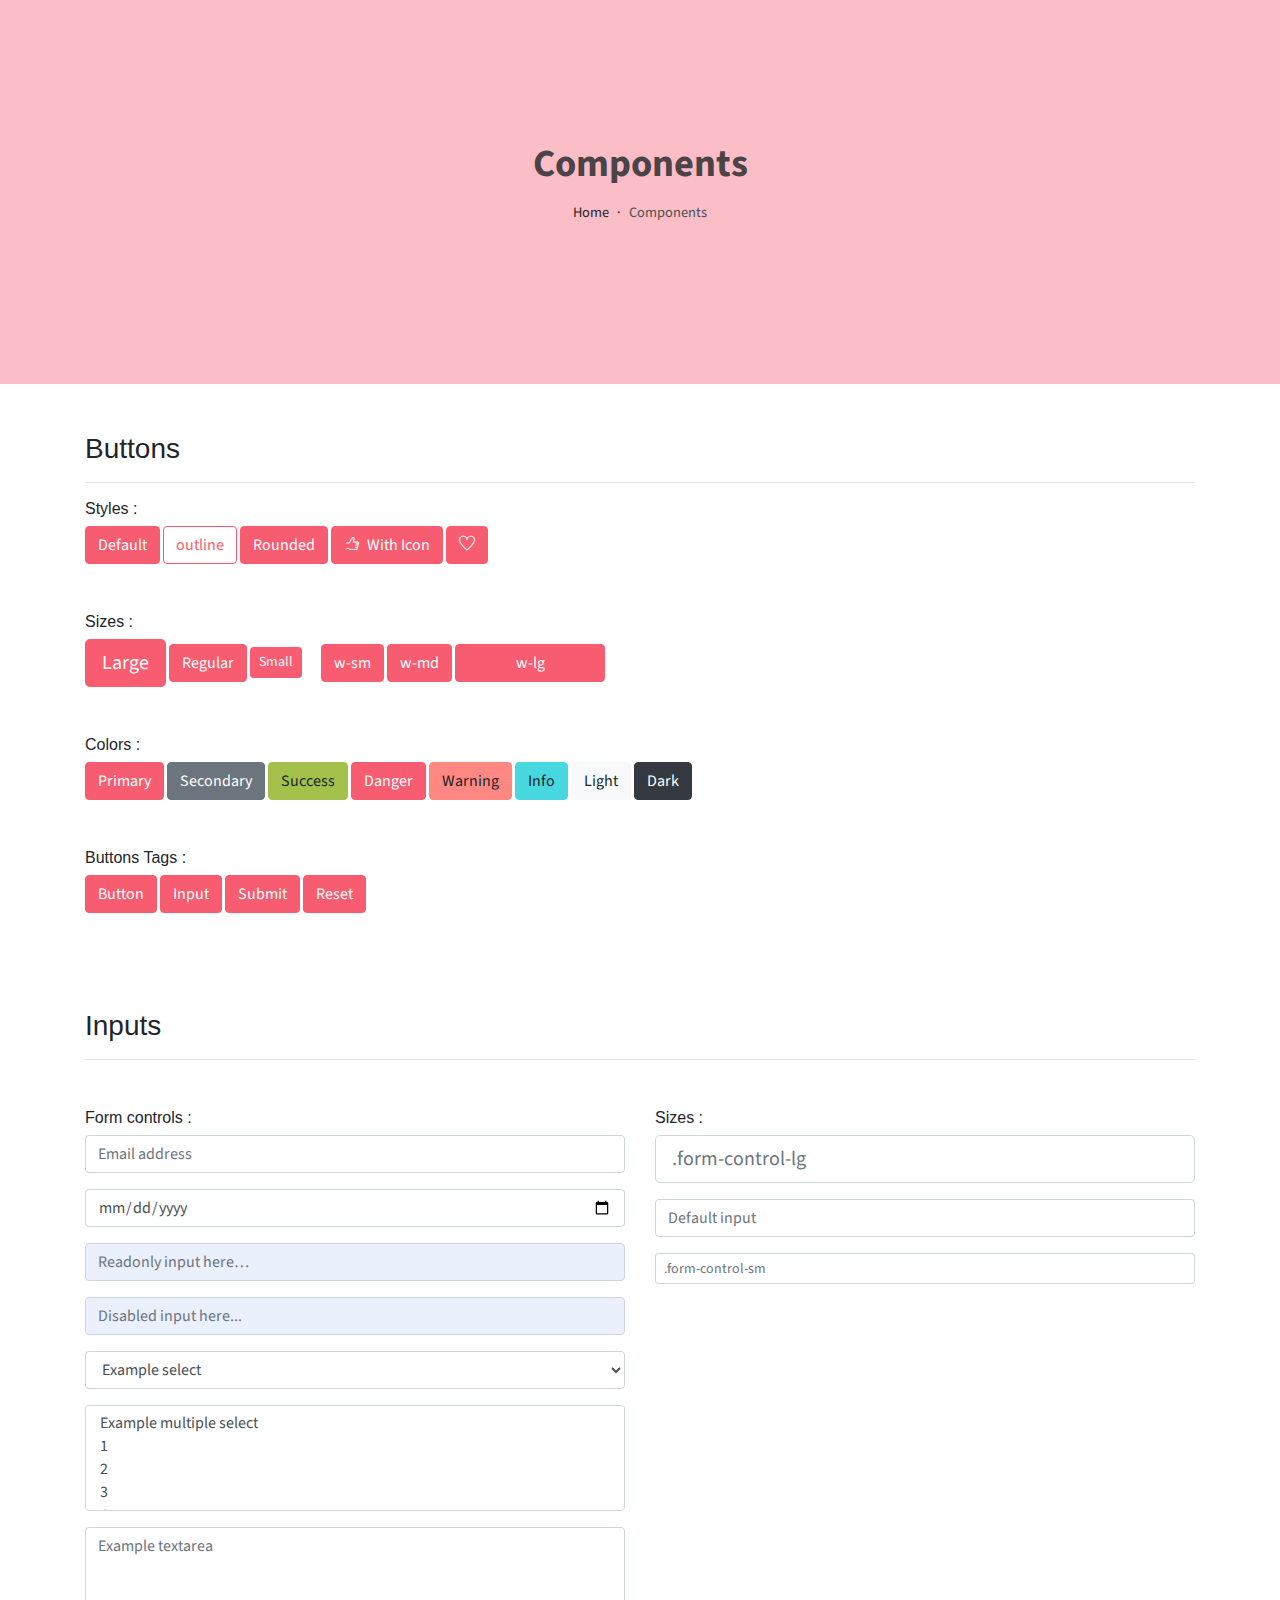
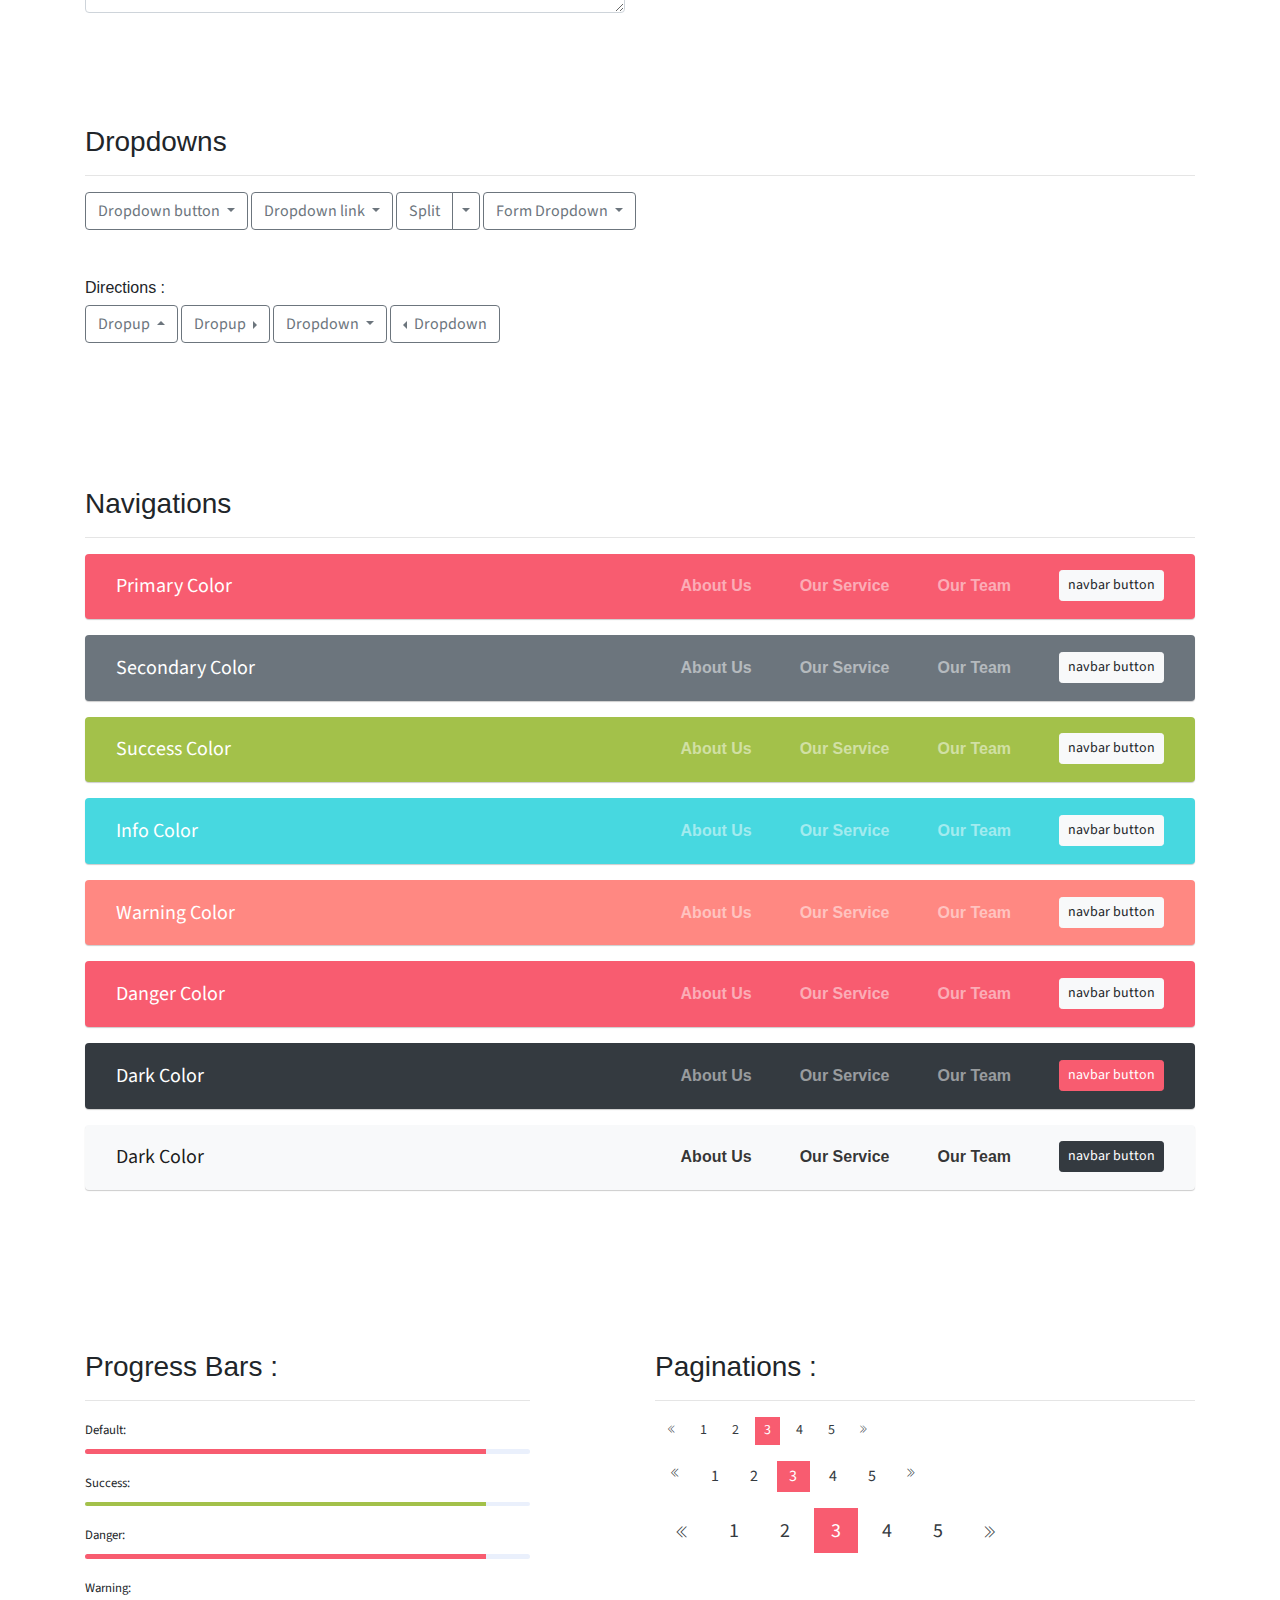
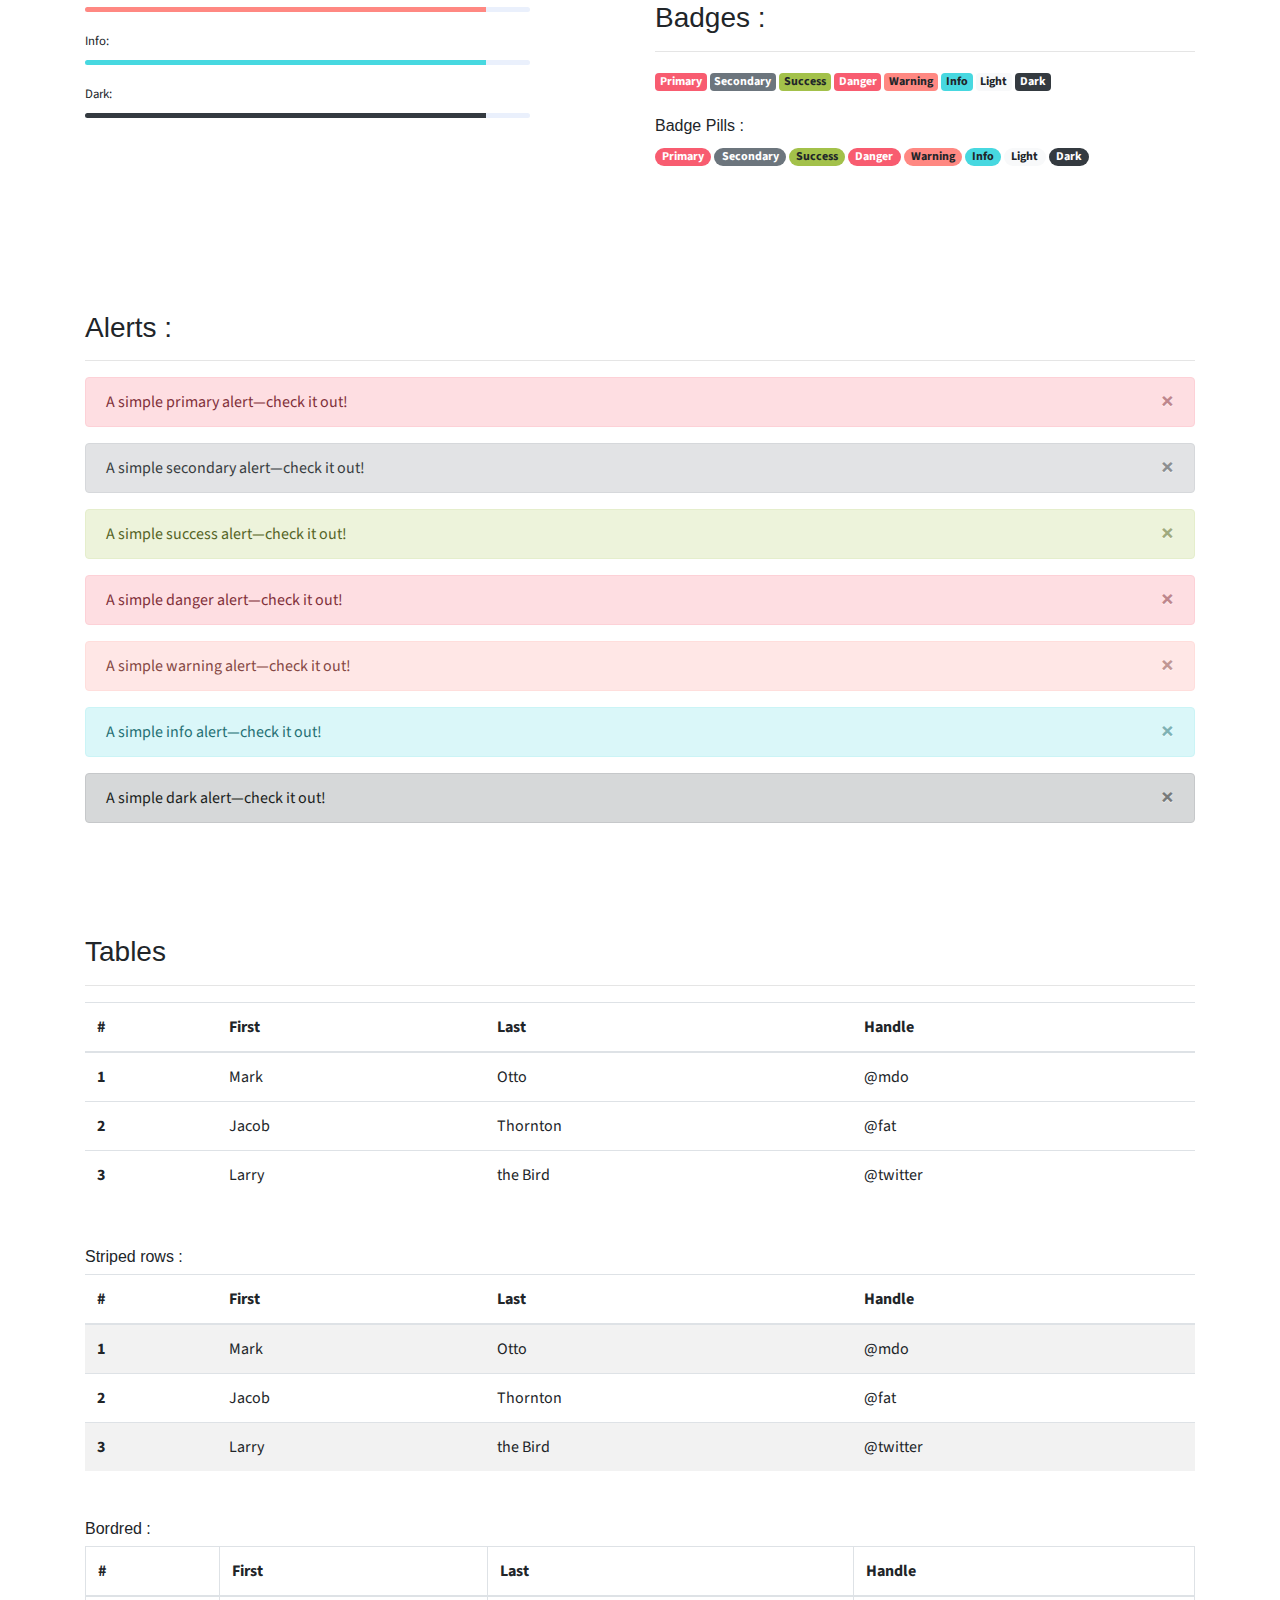
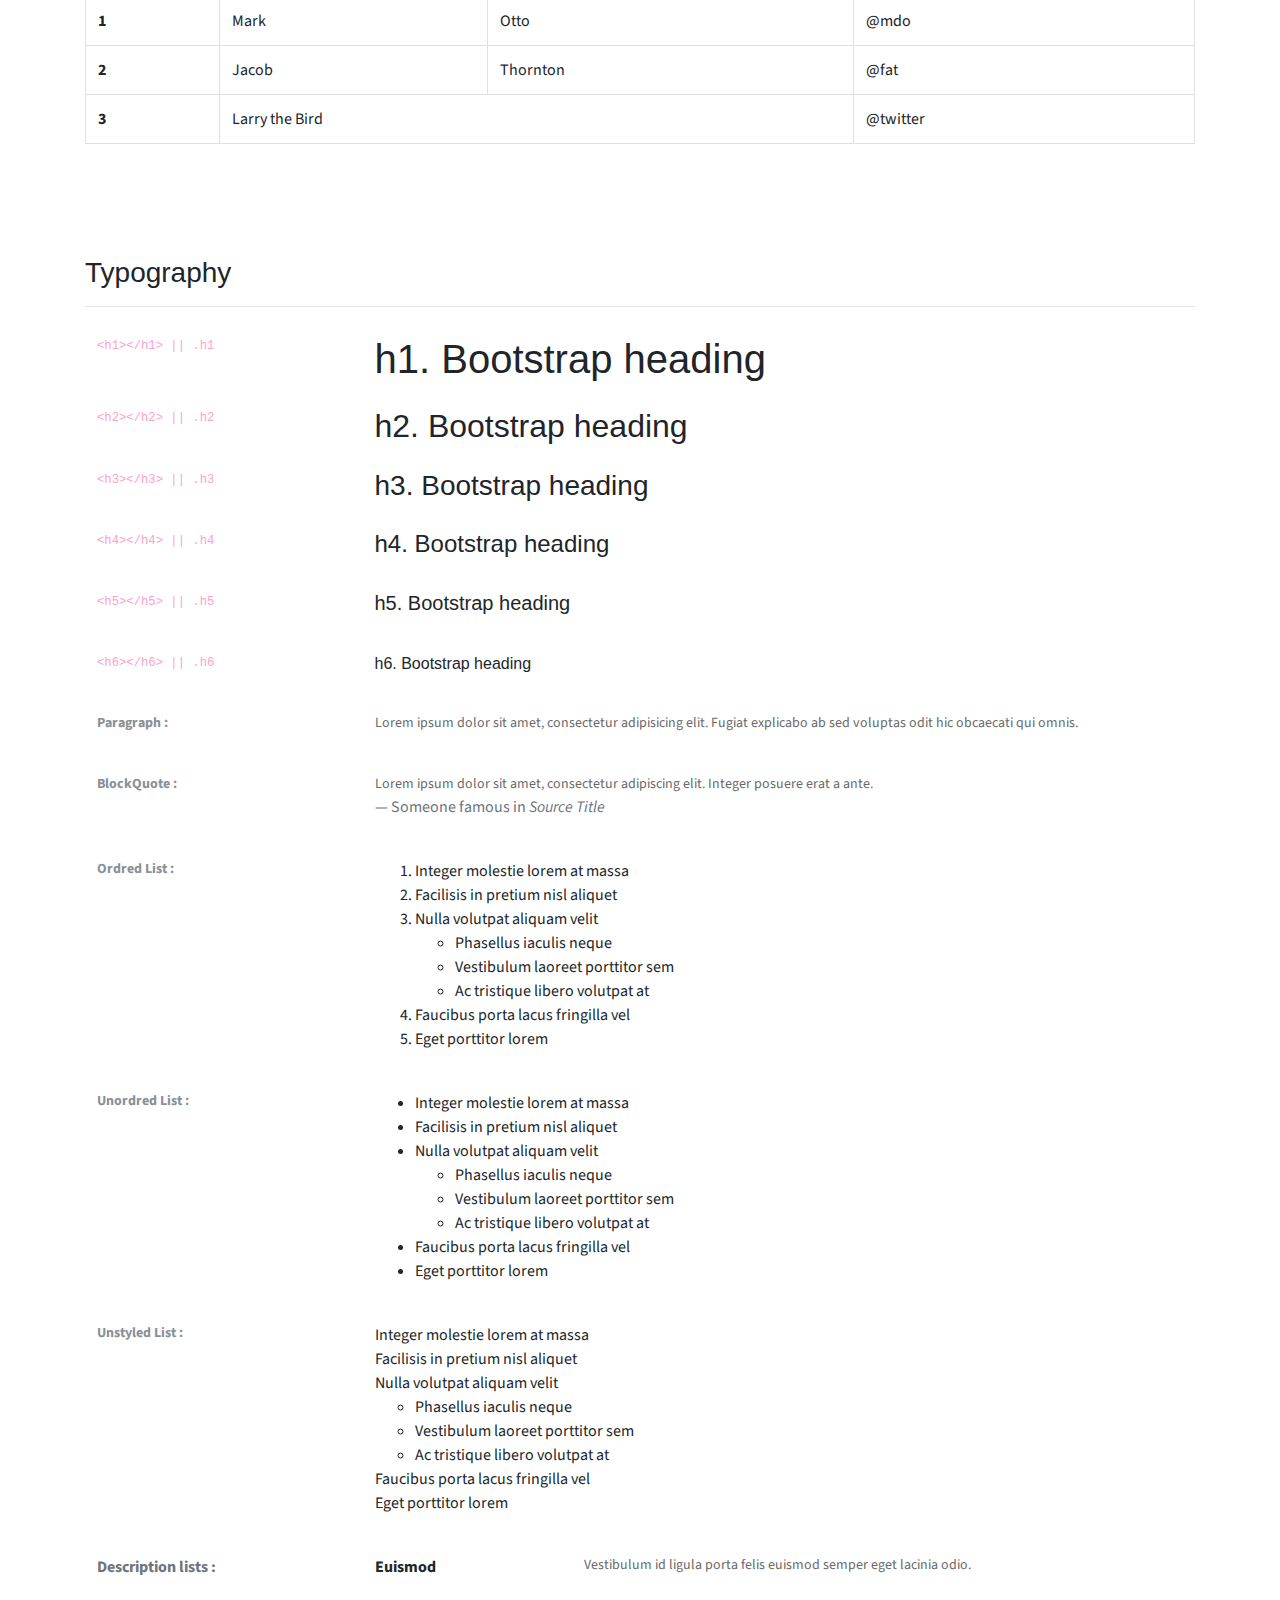
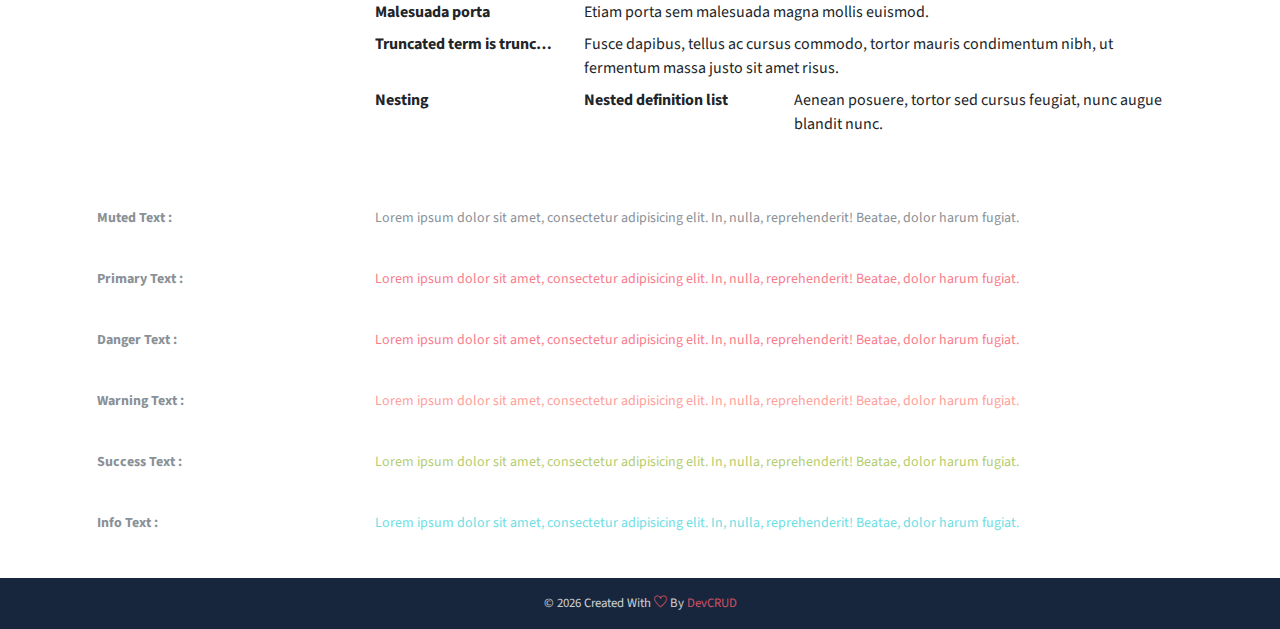
<file: components.html>
<!DOCTYPE html>
<html lang="en">
<head>
   <meta charset="utf-8">
   <meta name="viewport" content="width=device-width, initial-scale=1, shrink-to-fit=no">
   <meta name="description" content="Start your development with JohnDoe landing page.">
   <meta name="author" content="Devcrud">
   <title>JohnDoe Landing page | Components</title>
   <link rel="icon" href="assets/imgs/favicon.png" type="image/png">
   <!-- font icons -->
   <link rel="stylesheet" href="assets/vendors/themify-icons/css/themify-icons.css">
   <!-- Bootstrap + Steller  -->
   <link rel="stylesheet" href="assets/css/johndoe.css">
</head>
<body>

   <!-- Page Header -->
   <header class="header header-mini"> 
      <div class="header-title">Components</div> 
      <nav aria-label="breadcrumb">
         <ol class="breadcrumb">
            <li class="breadcrumb-item"><a href="/">Home</a></li>
            <li class="breadcrumb-item active" aria-current="page">Components</li>
         </ol>
      </nav>
   </header> <!-- End Of Page Header -->

   <!-- main content -->
   <div class="container">

      <!-- Buttons -->
      <h3 class="mt-5">Buttons</h3>
      <hr>
      <h6 class="section-secondary-title">Styles :</h6>
      <button class="btn btn-primary">Default</button>
      <button class="btn btn-outline-primary">outline</button>
      <button class="btn btn-primary rounded">Rounded</button>
      <button class="btn btn-primary rounded"><i class="ti-thumb-up pr-1"></i> With Icon</button>
      <button class="btn btn-primary circle"><i class="ti-heart"></i></button>

      <h6 class="section-secondary-title mt-5">Sizes :</h6>
      <button class="btn btn-primary btn-lg">Large</button>
      <button class="btn btn-primary ">Regular</button>
      <button class="btn btn-primary btn-sm">Small</button>
      <button class="btn btn-primary w-sm ml-3">w-sm</button>
      <button class="btn btn-primary w-md">w-md</button>
      <button class="btn btn-primary w-lg">w-lg</button>

      <h6 class="section-secondary-title mt-5">Colors :</h6>          
      <button type="button" class="btn btn-primary">Primary</button>
      <button type="button" class="btn btn-secondary">Secondary</button>
      <button type="button" class="btn btn-success">Success</button>
      <button type="button" class="btn btn-danger">Danger</button>
      <button type="button" class="btn btn-warning">Warning</button>
      <button type="button" class="btn btn-info">Info</button>
      <button type="button" class="btn btn-light">Light</button>
      <button type="button" class="btn btn-dark">Dark</button>

      <h6 class="section-secondary-title mt-5">Buttons Tags :</h6>
      <button class="btn btn-primary" type="submit">Button</button>
      <input class="btn btn-primary" type="button" value="Input">
      <input class="btn btn-primary" type="submit" value="Submit">
      <input class="btn btn-primary" type="reset" value="Reset">
      
      <!-- devider -->
      <div class="py-5"></div>

      <!-- Inputs -->
      <h3>Inputs</h3>
      <hr>
      <div class="row mt-5">
         <div class="col-md-6">
            <h6 class="section-secondary-title">Form controls :</h6>        
            <div class="form-group">
               <input type="email" class="form-control" id="exampleFormControlInput1" placeholder="Email address">
            </div>
            <div class="form-group">
               <input type="date" class="form-control" id="exampleFormControlInput1" placeholder="Date">
            </div>
            <div class="form-group">
               <input class="form-control" type="text" placeholder="Readonly input here…" readonly>
            </div>
            <div class="form-group">
               <input class="form-control" id="disabledInput" type="text" placeholder="Disabled input here..." disabled>
            </div>
            <div class="form-group">
               <select class="form-control" id="exampleFormControlSelect1">
                  <option>Example select</option>
                  <option>1</option>
                  <option>2</option>
                  <option>3</option>
                  <option>4</option>
                  <option>5</option>
               </select>
            </div>
            <div class="form-group">
               <select multiple class="form-control" id="exampleFormControlSelect2">
                  <option>Example multiple select</option>
                  <option>1</option>
                  <option>2</option>
                  <option>3</option>
                  <option>4</option>
                  <option>5</option>
               </select>
            </div>
            <div class="form-group">
               <textarea class="form-control" id="exampleFormControlTextarea1" rows="3" placeholder="Example textarea"></textarea>
            </div>
         </div>
         <div class="col-md-6">
            <h6 class="section-secondary-title">Sizes :</h6>    
            <div class="form-group">
               <input class="form-control form-control-lg" type="text" placeholder=".form-control-lg">             
            </div>
            <div class="form-group">
               <input class="form-control" type="text" placeholder="Default input">
            </div>
            <div class="form-group">
               <input class="form-control form-control-sm" type="text" placeholder=".form-control-sm"> 
            </div>
         </div>
      </div> <!-- end of inputs -->   

      <!-- devider -->
      <div class="py-5"></div>             

      <!-- Dropdowns -->
      <h3 class="components-section-title font-weight-normal">Dropdowns</h3>
      <hr>
      <div class="dropdown d-inline-block">
         <button class="btn btn-outline-secondary dropdown-toggle" type="button" id="dropdownMenuButton" data-toggle="dropdown" aria-haspopup="true" aria-expanded="false">
         Dropdown button
         </button>
         <div class="dropdown-menu" aria-labelledby="dropdownMenuButton">
         <a class="dropdown-item" href="#">Action</a>
         <a class="dropdown-item" href="#">Another action</a>
         <a class="dropdown-item" href="#">Something else here</a>
         </div>
      </div>
      <div class="dropdown d-inline-block">
         <a class="btn btn-outline-secondary dropdown-toggle" href="#" role="button" id="dropdownMenuLink" data-toggle="dropdown" aria-haspopup="true" aria-expanded="false">
            Dropdown link
         </a>
         <div class="dropdown-menu" aria-labelledby="dropdownMenuLink">
            <a class="dropdown-item" href="#">Action</a>
            <a class="dropdown-item" href="#">Another action</a>
            <a class="dropdown-item" href="#">Something else here</a>
         </div>
      </div>
      <div class="btn-group">
         <button type="button" class="btn btn-outline-secondary">Split</button>
         <button type="button" class="btn btn-outline-secondary dropdown-toggle dropdown-toggle-split" data-toggle="dropdown" aria-haspopup="true" aria-expanded="false">
         <span class="sr-only">Toggle Dropdown</span>
         </button>
         <div class="dropdown-menu">
            <a class="dropdown-item" href="#">Action</a>
            <a class="dropdown-item" href="#">Another action</a>
            <a class="dropdown-item" href="#">Something else here</a>
            <div class="dropdown-divider"></div>
            <a class="dropdown-item" href="#">Separated link</a>
         </div>
      </div>
      <div class="btn-group">
         <button class="btn btn-outline-secondary dropdown-toggle" type="button" id="dropdownMenuButton" data-toggle="dropdown" aria-haspopup="true" aria-expanded="false">
            Form Dropdown
         </button>
         <div class="dropdown-menu form">
            <form class="px-4 py-3">
               <div class="form-group">
                  <input type="email" class="form-control" id="exampleDropdownFormEmail1" placeholder="email@example.com">
               </div>
               <div class="form-group">
                  <input type="password" class="form-control" id="exampleDropdownFormPassword1" placeholder="Password">
               </div>
               <div class="form-check mb-3">
                  <input type="checkbox" class="form-check-input" id="dropdownCheck">
                  <label class="form-check-label" for="dropdownCheck">
                     Remember me
                  </label>
               </div>
               <button type="submit" class="btn btn-primary btn-block">Sign in</button>
            </form>
            <div class="dropdown-divider"></div>
            <a class="dropdown-item" href="#"><small>New around here? Sign up</small></a>
            <a class="dropdown-item" href="#"><small>Forgot password?</small></a>
         </div>
      </div>       
      <h6 class="section-secondary-title mt-5">Directions :</h6>  
      <div class="btn-group dropup">
         <button type="button" class="btn btn-outline-secondary dropdown-toggle" data-toggle="dropdown" aria-haspopup="true" aria-expanded="false">
            Dropup
         </button>
         <div class="dropdown-menu">
            <a class="dropdown-item" href="#">Action</a>
            <a class="dropdown-item" href="#">Another action</a>
            <a class="dropdown-item" href="#">Something else here</a>
            <div class="dropdown-divider"></div>
            <a class="dropdown-item" href="#">Separated link</a>
         </div>
      </div>
      <div class="btn-group dropright">
         <button type="button" class="btn btn-outline-secondary dropdown-toggle" data-toggle="dropdown" aria-haspopup="true" aria-expanded="false">
            Dropup
         </button>
         <div class="dropdown-menu">
            <a class="dropdown-item" href="#">Action</a>
            <a class="dropdown-item" href="#">Another action</a>
            <a class="dropdown-item" href="#">Something else here</a>
            <div class="dropdown-divider"></div>
            <a class="dropdown-item" href="#">Separated link</a>
         </div>
      </div>
      <div class="btn-group">
         <button type="button" class="btn btn-outline-secondary dropdown-toggle" data-toggle="dropdown" aria-haspopup="true" aria-expanded="false">
            Dropdown
         </button>
         <div class="dropdown-menu">
            <a class="dropdown-item" href="#">Action</a>
            <a class="dropdown-item" href="#">Another action</a>
            <a class="dropdown-item" href="#">Something else here</a>
            <div class="dropdown-divider"></div>
            <a class="dropdown-item" href="#">Separated link</a>
         </div>
      </div>
      <div class="btn-group dropleft">
         <button type="button" class="btn btn-outline-secondary dropdown-toggle" data-toggle="dropdown" aria-haspopup="true" aria-expanded="false">
            Dropdown
         </button>
         <div class="dropdown-menu">
            <a class="dropdown-item" href="#">Action</a>
            <a class="dropdown-item" href="#">Another action</a>
            <a class="dropdown-item" href="#">Something else here</a>
            <div class="dropdown-divider"></div>
            <a class="dropdown-item" href="#">Separated link</a>
         </div>
      </div> <!-- end of Dropdowns -->  

      <!-- devider -->
      <div class="py-5"></div>   

      <!-- navbars -->
      <h3 class="components-section-title font-weight-normal mt-5">Navigations</h3>
      <hr>
      <nav class="navbar navbar-expand-sm navbar-dark bg-primary rounded shadow mb-3">
         <div class="container">
            <a class="navbar-brand" href="#">Primary Color</a>
            <button class="navbar-toggler ml-auto" type="button" data-toggle="collapse" data-target="#navbarSupportedContent" aria-controls="navbarSupportedContent" aria-expanded="false" aria-label="Toggle navigation">
            <span class="navbar-toggler-icon"></span>
            </button>
            <div class="collapse navbar-collapse" id="navbarSupportedContent">
               <ul class="navbar-nav ml-auto"> 
                  <li class="nav-item">
                     <a class="nav-link" href="#about">About Us</a>
                  </li>
                  <li class="nav-item">
                     <a class="nav-link" href="#service">Our Service</a>
                  </li>
                  <li class="nav-item">
                     <a class="nav-link" href="#team">Our Team</a>
                  </li>
                  <li class="nav-item">
                     <a href="#book-table" class="ml-4 mt-1 btn btn-light btn-sm">navbar button</a>
                  </li>
               </ul>                       
            </div>
         </div>
      </nav>
      <nav class="navbar navbar-expand-sm navbar-dark bg-secondary rounded shadow mb-3">
         <div class="container">
            <a class="navbar-brand" href="#">Secondary Color</a>
            <button class="navbar-toggler ml-auto" type="button" data-toggle="collapse" data-target="#navbarSupportedContent" aria-controls="navbarSupportedContent" aria-expanded="false" aria-label="Toggle navigation">
            <span class="navbar-toggler-icon"></span>
            </button>
            <div class="collapse navbar-collapse" id="navbarSupportedContent">
               <ul class="navbar-nav ml-auto"> 
                  <li class="nav-item">
                     <a class="nav-link" href="#about">About Us</a>
                  </li>
                  <li class="nav-item">
                     <a class="nav-link" href="#service">Our Service</a>
                  </li>
                  <li class="nav-item">
                     <a class="nav-link" href="#team">Our Team</a>
                  </li>
                  <li class="nav-item">
                     <a href="#book-table" class="ml-4 mt-1 btn btn-light btn-sm">navbar button</a>
                  </li>
               </ul>                       
            </div>
         </div>
      </nav>
      <nav class="navbar navbar-expand-sm navbar-dark bg-success rounded shadow mb-3">
         <div class="container">
            <a class="navbar-brand" href="#">Success Color</a>
            <button class="navbar-toggler ml-auto" type="button" data-toggle="collapse" data-target="#navbarSupportedContent" aria-controls="navbarSupportedContent" aria-expanded="false" aria-label="Toggle navigation">
            <span class="navbar-toggler-icon"></span>
            </button>
            <div class="collapse navbar-collapse" id="navbarSupportedContent">
               <ul class="navbar-nav ml-auto"> 
                  <li class="nav-item">
                     <a class="nav-link" href="#about">About Us</a>
                  </li>
                  <li class="nav-item">
                     <a class="nav-link" href="#service">Our Service</a>
                  </li>
                  <li class="nav-item">
                     <a class="nav-link" href="#team">Our Team</a>
                  </li>
                  <li class="nav-item">
                     <a href="#book-table" class="ml-4 mt-1 btn btn-light btn-sm">navbar button</a>
                  </li>
               </ul>                       
            </div>
         </div>
      </nav>
      <nav class="navbar navbar-expand-sm navbar-dark bg-info rounded shadow mb-3">
         <div class="container">
            <a class="navbar-brand" href="#">Info Color</a>
            <button class="navbar-toggler ml-auto" type="button" data-toggle="collapse" data-target="#navbarSupportedContent" aria-controls="navbarSupportedContent" aria-expanded="false" aria-label="Toggle navigation">
            <span class="navbar-toggler-icon"></span>
            </button>
            <div class="collapse navbar-collapse" id="navbarSupportedContent">
               <ul class="navbar-nav ml-auto"> 
                  <li class="nav-item">
                     <a class="nav-link" href="#about">About Us</a>
                  </li>
                  <li class="nav-item">
                     <a class="nav-link" href="#service">Our Service</a>
                  </li>
                  <li class="nav-item">
                     <a class="nav-link" href="#team">Our Team</a>
                  </li>
                  <li class="nav-item">
                     <a href="#book-table" class="ml-4 mt-1 btn btn-light btn-sm">navbar button</a>
                  </li>
               </ul>                       
            </div>
         </div>
      </nav>
      <nav class="navbar navbar-expand-sm navbar-dark bg-warning rounded shadow mb-3">
         <div class="container">
            <a class="navbar-brand" href="#">Warning Color</a>
            <button class="navbar-toggler ml-auto" type="button" data-toggle="collapse" data-target="#navbarSupportedContent" aria-controls="navbarSupportedContent" aria-expanded="false" aria-label="Toggle navigation">
            <span class="navbar-toggler-icon"></span>
            </button>
            <div class="collapse navbar-collapse" id="navbarSupportedContent">
               <ul class="navbar-nav ml-auto"> 
                  <li class="nav-item">
                     <a class="nav-link" href="#about">About Us</a>
                  </li>
                  <li class="nav-item">
                     <a class="nav-link" href="#service">Our Service</a>
                  </li>
                  <li class="nav-item">
                     <a class="nav-link" href="#team">Our Team</a>
                  </li>
                  <li class="nav-item">
                     <a href="#book-table" class="ml-4 mt-1 btn btn-light btn-sm">navbar button</a>
                  </li>
               </ul>                       
            </div>
         </div>
      </nav>
      <nav class="navbar navbar-expand-sm navbar-dark bg-danger rounded shadow mb-3">
         <div class="container">
            <a class="navbar-brand" href="#">Danger Color</a>
            <button class="navbar-toggler ml-auto" type="button" data-toggle="collapse" data-target="#navbarSupportedContent" aria-controls="navbarSupportedContent" aria-expanded="false" aria-label="Toggle navigation">
            <span class="navbar-toggler-icon"></span>
            </button>
            <div class="collapse navbar-collapse" id="navbarSupportedContent">
               <ul class="navbar-nav ml-auto"> 
                  <li class="nav-item">
                     <a class="nav-link" href="#about">About Us</a>
                  </li>
                  <li class="nav-item">
                     <a class="nav-link" href="#service">Our Service</a>
                  </li>
                  <li class="nav-item">
                     <a class="nav-link" href="#team">Our Team</a>
                  </li>
                  <li class="nav-item">
                     <a href="#book-table" class="ml-4 mt-1 btn btn-light btn-sm">navbar button</a>
                  </li>
               </ul>                       
            </div>
         </div>
      </nav>
      <nav class="navbar navbar-expand-sm navbar-dark bg-dark rounded shadow mb-3">
         <div class="container">
            <a class="navbar-brand" href="#">Dark Color</a>
            <button class="navbar-toggler ml-auto" type="button" data-toggle="collapse" data-target="#navbarSupportedContent" aria-controls="navbarSupportedContent" aria-expanded="false" aria-label="Toggle navigation">
            <span class="navbar-toggler-icon"></span>
            </button>
            <div class="collapse navbar-collapse" id="navbarSupportedContent">
               <ul class="navbar-nav ml-auto"> 
                  <li class="nav-item">
                     <a class="nav-link" href="#about">About Us</a>
                  </li>
                  <li class="nav-item">
                     <a class="nav-link" href="#service">Our Service</a>
                  </li>
                  <li class="nav-item">
                     <a class="nav-link" href="#team">Our Team</a>
                  </li>
                  <li class="nav-item">
                     <a href="#book-table" class="ml-4 mt-1 btn btn-primary btn-sm">navbar button</a>
                  </li>
               </ul>                       
            </div>
         </div>
      </nav>
      <nav class="navbar navbar-expand-sm navbar-light bg-light rounded shadow mb-3">
         <div class="container">
            <a class="navbar-brand" href="#">Dark Color</a>
            <button class="navbar-toggler ml-auto" type="button" data-toggle="collapse" data-target="#navbarSupportedContent" aria-controls="navbarSupportedContent" aria-expanded="false" aria-label="Toggle navigation">
            <span class="navbar-toggler-icon"></span>
            </button>
            <div class="collapse navbar-collapse" id="navbarSupportedContent">
               <ul class="navbar-nav ml-auto"> 
                  <li class="nav-item">
                     <a class="nav-link" href="#about">About Us</a>
                  </li>
                  <li class="nav-item">
                     <a class="nav-link" href="#service">Our Service</a>
                  </li>
                  <li class="nav-item">
                     <a class="nav-link" href="#team">Our Team</a>
                  </li>
                  <li class="nav-item">
                     <a href="#book-table" class="ml-4 mt-1 btn btn-dark btn-sm">navbar button</a>
                  </li>
               </ul>                       
            </div>
         </div>
      </nav>
      <!-- End of navbars -->

      <!-- devider -->
      <div class="py-5"></div>   
      
      <!-- progress bars -->
      <div class="row justify-content-between">
         <div class="col-md-5">
            <h3 class="components-section-title font-weight-normal mt-5">Progress Bars :</h3>
            <hr>
            <small>Default: </small>
            <div class="progress mt-2 mb-3">
               <div class="progress-bar" role="progressbar" style="width: 90%" aria-valuenow="25" aria-valuemin="0" aria-valuemax="100"></div>
            </div>
            <small>Success:</small>
            <div class="progress mt-2 mb-3">
               <div class="progress-bar bg-success" role="progressbar" style="width: 90%" aria-valuenow="25" aria-valuemin="0" aria-valuemax="100"></div>
            </div>
            <small>Danger:</small>
            <div class="progress mt-2 mb-3">
               <div class="progress-bar bg-danger" role="progressbar" style="width: 90%" aria-valuenow="25" aria-valuemin="0" aria-valuemax="100"></div>
            </div>
            <small>Warning:</small>
            <div class="progress mt-2 mb-3">
               <div class="progress-bar bg-warning" role="progressbar" style="width: 90%" aria-valuenow="25" aria-valuemin="0" aria-valuemax="100"></div>
            </div>
            <small>Info:</small>
            <div class="progress mt-2 mb-3">
               <div class="progress-bar bg-info" role="progressbar" style="width: 90%" aria-valuenow="25" aria-valuemin="0" aria-valuemax="100"></div>
            </div>
            <small>Dark:</small>
            <div class="progress mt-2 mb-3">
               <div class="progress-bar bg-dark" role="progressbar" style="width: 90%" aria-valuenow="25" aria-valuemin="0" aria-valuemax="100"></div>
            </div>
         </div>
         <div class="col-md-6">
            <h3 class="components-section-title font-weight-normal mt-5">Paginations :</h3>
            <hr>
            <nav aria-label="Page navigation example">
               <ul class="pagination pagination-sm">
                  <li class="page-item"><a class="page-link" href="#"><i class="ti-angle-double-left"></i></a></li>
                  <li class="page-item"><a class="page-link" href="#">1</a></li>
                  <li class="page-item"><a class="page-link" href="#">2</a></li>
                  <li class="page-item active"><a class="page-link" href="#">3</a></li>
                  <li class="page-item"><a class="page-link" href="#">4</a></li>
                  <li class="page-item"><a class="page-link" href="#">5</a></li>
                  <li class="page-item"><a class="page-link" href="#"><i class="ti-angle-double-right"></i></a></li>
               </ul>
            </nav>
            <nav aria-label="Page navigation example">
               <ul class="pagination">
               <li class="page-item"><a class="page-link" href="#"><i class="ti-angle-double-left"></i></a></li>
                  <li class="page-item"><a class="page-link" href="#">1</a></li>
                  <li class="page-item"><a class="page-link" href="#">2</a></li>
                  <li class="page-item active"><a class="page-link" href="#">3</a></li>
                  <li class="page-item"><a class="page-link" href="#">4</a></li>
                  <li class="page-item"><a class="page-link" href="#">5</a></li>
                  <li class="page-item"><a class="page-link" href="#"><i class="ti-angle-double-right"></i></a></li>
               </ul>
            </nav>
            <nav aria-label="Page navigation example">
               <ul class="pagination pagination-lg">
                  <li class="page-item"><a class="page-link" href="#"><i class="ti-angle-double-left"></i></a></li>
                  <li class="page-item"><a class="page-link" href="#">1</a></li>
                  <li class="page-item"><a class="page-link" href="#">2</a></li>
                  <li class="page-item active"><a class="page-link" href="#">3</a></li>
                  <li class="page-item"><a class="page-link" href="#">4</a></li>
                  <li class="page-item"><a class="page-link" href="#">5</a></li>
                  <li class="page-item"><a class="page-link" href="#"><i class="ti-angle-double-right"></i></a></li>
               </ul>
            </nav>

            <!-- Badges -->
            <h3 class="components-section-title font-weight-normal mt-5">Badges :</h3>
            <hr>
            <span class="badge badge-primary">Primary</span>
            <span class="badge badge-secondary">Secondary</span>
            <span class="badge badge-success">Success</span>
            <span class="badge badge-danger">Danger</span>
            <span class="badge badge-warning">Warning</span>
            <span class="badge badge-info">Info</span>
            <span class="badge badge-light">Light</span>
            <span class="badge badge-dark">Dark</span>
            <h6 class="section-secondary-title mt-4 mb-2">Badge Pills :</h6>
            <span class="badge badge-pill badge-primary">Primary</span>
            <span class="badge badge-pill badge-secondary">Secondary</span>
            <span class="badge badge-pill badge-success">Success</span>
            <span class="badge badge-pill badge-danger">Danger</span>
            <span class="badge badge-pill badge-warning">Warning</span>
            <span class="badge badge-pill badge-info">Info</span>
            <span class="badge badge-pill badge-light">Light</span>
            <span class="badge badge-pill badge-dark">Dark</span>
         </div>
      </div> <!-- End of Progress bars -->

      <!-- devider -->
      <div class="py-5"></div>  

      <!-- Alerts -->
      <h3 class="components-section-title font-weight-normal mt-5">Alerts :</h3>
      <hr>
      <div class="alert alert-primary alert-dismissible fade show" role="alert">
         A simple primary alert—check it out!
         <button type="button" class="close" data-dismiss="alert" aria-label="Close">
            <span aria-hidden="true">&times;</span>
         </button>
      </div>
      <div class="alert alert-secondary alert-dismissible fade show" role="alert">
         A simple secondary alert—check it out!
         <button type="button" class="close" data-dismiss="alert" aria-label="Close">
            <span aria-hidden="true">&times;</span>
         </button>
      </div>
      <div class="alert alert-success alert-dismissible fade show" role="alert">
         A simple success alert—check it out!
         <button type="button" class="close" data-dismiss="alert" aria-label="Close">
            <span aria-hidden="true">&times;</span>
         </button>
      </div>
      <div class="alert alert-danger alert-dismissible fade show" role="alert">
         A simple danger alert—check it out!
         <button type="button" class="close" data-dismiss="alert" aria-label="Close">
            <span aria-hidden="true">&times;</span>
         </button>
      </div>
      <div class="alert alert-warning alert-dismissible fade show" role="alert">
         A simple warning alert—check it out!
         <button type="button" class="close" data-dismiss="alert" aria-label="Close">
            <span aria-hidden="true">&times;</span>
         </button>
      </div>
      <div class="alert alert-info alert-dismissible fade show" role="alert">
         A simple info alert—check it out!
         <button type="button" class="close" data-dismiss="alert" aria-label="Close">
            <span aria-hidden="true">&times;</span>
         </button>
      </div>
      <div class="alert alert-dark alert-dismissible fade show" role="alert">
         A simple dark alert—check it out!
         <button type="button" class="close" data-dismiss="alert" aria-label="Close">
            <span aria-hidden="true">&times;</span>
         </button>
      </div>
      <!-- end of alerts -->

      <!-- devider -->
      <div class="py-5"></div> 
   
      <!-- tables -->
      <h3 class="components-section-title">Tables</h3>
      <hr>
      <table class="table">
         <thead>
            <tr>
               <th scope="col">#</th>
               <th scope="col">First</th>
               <th scope="col">Last</th>
               <th scope="col">Handle</th>
            </tr>
         </thead>
         <tbody>
            <tr>
               <th scope="row">1</th>
               <td>Mark</td>
               <td>Otto</td>
               <td>@mdo</td>
            </tr>
            <tr>
               <th scope="row">2</th>
               <td>Jacob</td>
               <td>Thornton</td>
               <td>@fat</td>
            </tr>
            <tr>
               <th scope="row">3</th>
               <td>Larry</td>
               <td>the Bird</td>
               <td>@twitter</td>
            </tr>
         </tbody>
      </table>

      <h6 class="section-secondary-title mt-5">Striped rows :</h6>
      <table class="table table-striped">
         <thead>
            <tr>
               <th scope="col">#</th>
               <th scope="col">First</th>
               <th scope="col">Last</th>
               <th scope="col">Handle</th>
            </tr>
         </thead>
         <tbody>
            <tr>
               <th scope="row">1</th>
               <td>Mark</td>
               <td>Otto</td>
               <td>@mdo</td>
            </tr>
            <tr>
               <th scope="row">2</th>
               <td>Jacob</td>
               <td>Thornton</td>
               <td>@fat</td>
            </tr>
            <tr>
               <th scope="row">3</th>
               <td>Larry</td>
               <td>the Bird</td>
               <td>@twitter</td>
            </tr>
         </tbody>
      </table>

      <h6 class="section-secondary-title mt-5">Bordred :</h6>
      <table class="table table-bordered">
         <thead>
            <tr>
               <th scope="col">#</th>
               <th scope="col">First</th>
               <th scope="col">Last</th>
               <th scope="col">Handle</th>
            </tr>
         </thead>
         <tbody>
            <tr>
               <th scope="row">1</th>
               <td>Mark</td>
               <td>Otto</td>
               <td>@mdo</td>
            </tr>
            <tr>
               <th scope="row">2</th>
               <td>Jacob</td>
               <td>Thornton</td>
               <td>@fat</td>
            </tr>
            <tr>
               <th scope="row">3</th>
               <td colspan="2">Larry the Bird</td>
               <td>@twitter</td>
            </tr>
         </tbody>
      </table>
      <!-- end of tables -->

      <!-- devider -->
      <div class="py-5"></div> 

      <!-- typography -->
      <h3 class="components-section-title">Typography</h3>
      <hr>
     
      <table class="table table-borderless v-align-center">
         <tbody>
            <tr>
               <td>
                  <p><code class="highlighter-rouge">&lt;h1&gt;&lt;/h1&gt; || .h1</code></p>
               </td>
               <td class="w-75"><span class="h1">h1. Bootstrap heading</span></td>
            </tr>
            <tr>
               <td>
                  <p><code class="highlighter-rouge">&lt;h2&gt;&lt;/h2&gt; || .h2</code></p>
               </td>
               <td><span class="h2">h2. Bootstrap heading</span></td>
            </tr>
            <tr>
               <td>
                  <p><code class="highlighter-rouge">&lt;h3&gt;&lt;/h3&gt; || .h3</code></p>
               </td>
               <td><span class="h3">h3. Bootstrap heading</span></td>
            </tr>
            <tr>
               <td>
                  <p><code class="highlighter-rouge">&lt;h4&gt;&lt;/h4&gt; || .h4</code></p>
               </td>
               <td><span class="h4">h4. Bootstrap heading</span></td>
            </tr>
            <tr>
               <td>
                  <p><code class="highlighter-rouge">&lt;h5&gt;&lt;/h5&gt; || .h5</code></p>
               </td>
               <td><span class="h5">h5. Bootstrap heading</span></td>
            </tr>
            <tr>
               <td>
                  <p><code class="highlighter-rouge">&lt;h6&gt;&lt;/h6&gt; || .h6</code></p>
               </td>
               <td><span class="h6">h6. Bootstrap heading</span></td>
            </tr>
            <tr>
               <td>
                  <p class="font-weight-bold text-muted">Paragraph :</p>
               </td>
               <td><p>Lorem ipsum dolor sit amet, consectetur adipisicing elit. Fugiat explicabo ab sed voluptas odit hic obcaecati qui omnis.</p></td>
            </tr>
            <tr>
               <td>
                  <p class="font-weight-bold text-muted">BlockQuote :</p>
               </td>
               <td>
                  <blockquote class="blockquote">
                     <p class="mb-0">Lorem ipsum dolor sit amet, consectetur adipiscing elit. Integer posuere erat a ante.</p>
                     <footer class="blockquote-footer">Someone famous in <cite title="Source Title">Source Title</cite></footer>
                  </blockquote>
               </td>
            </tr>

            
            <tr>
               <td><p class="font-weight-bold text-muted">Ordred List :</p></td>
               <td>
                  <ol>
                     <li>Integer molestie lorem at massa</li>
                     <li>Facilisis in pretium nisl aliquet</li>
                     <li>Nulla volutpat aliquam velit
                        <ul>
                           <li>Phasellus iaculis neque</li>
                           <li>Vestibulum laoreet porttitor sem</li>
                           <li>Ac tristique libero volutpat at</li>
                        </ul>
                     </li>
                     <li>Faucibus porta lacus fringilla vel</li>
                     <li>Eget porttitor lorem</li>
                  </ol>
               </td>
            </tr>
            <tr>
               <td><p class="font-weight-bold text-muted">Unordred List :</p></td>
               <td>
                  <ul >
                     <li>Integer molestie lorem at massa</li>
                     <li>Facilisis in pretium nisl aliquet</li>
                     <li>Nulla volutpat aliquam velit
                        <ul>
                           <li>Phasellus iaculis neque</li>
                           <li>Vestibulum laoreet porttitor sem</li>
                           <li>Ac tristique libero volutpat at</li>
                        </ul>
                     </li>
                     <li>Faucibus porta lacus fringilla vel</li>
                     <li>Eget porttitor lorem</li>
                  </ul>
               </td>
            </tr>
            <tr>
               <td><p class="font-weight-bold text-muted">Unstyled List :</p></td>
               <td>
                  <ul class="list-unstyled">
                     <li>Integer molestie lorem at massa</li>
                     <li>Facilisis in pretium nisl aliquet</li>
                     <li>Nulla volutpat aliquam velit
                        <ul>
                           <li>Phasellus iaculis neque</li>
                           <li>Vestibulum laoreet porttitor sem</li>
                           <li>Ac tristique libero volutpat at</li>
                        </ul>
                     </li>
                     <li>Faucibus porta lacus fringilla vel</li>
                     <li>Eget porttitor lorem</li>
                  </ul>
               </td>
            </tr>
            <tr>
               <td class="font-weight-bold text-muted">Description lists : </td>
               <td>
                  <dl class="row">
                     <dt class="col-sm-3">Euismod</dt>
                     <dd class="col-sm-9">
                        <p>Vestibulum id ligula porta felis euismod semper eget lacinia odio.</p>
                     </dd>

                     <dt class="col-sm-3">Malesuada porta</dt>
                     <dd class="col-sm-9">Etiam porta sem malesuada magna mollis euismod.</dd>

                     <dt class="col-sm-3 text-truncate">Truncated term is truncated</dt>
                     <dd class="col-sm-9">Fusce dapibus, tellus ac cursus commodo, tortor mauris condimentum nibh, ut fermentum massa justo sit amet risus.</dd>

                     <dt class="col-sm-3">Nesting</dt>
                     <dd class="col-sm-9">
                        <dl class="row">
                           <dt class="col-sm-4">Nested definition list</dt>
                           <dd class="col-sm-8">Aenean posuere, tortor sed cursus feugiat, nunc augue blandit nunc.</dd>
                        </dl>
                     </dd>
                  </dl>
               </td>
            </tr>
            <tr>
               <td>
                  <p class="font-weight-bold text-muted">Muted Text :</p>
               </td>
               <td>
                  <p class="text-muted">Lorem ipsum dolor sit amet, consectetur adipisicing elit. In, nulla, reprehenderit! Beatae, dolor harum fugiat.</p>
               </td>
            </tr>
            <tr>
               <td>
                  <p class="font-weight-bold text-muted">Primary Text :</p>
               </td>
               <td>
                  <p class="text-primary">Lorem ipsum dolor sit amet, consectetur adipisicing elit. In, nulla, reprehenderit! Beatae, dolor harum fugiat.</p>
               </td>
            </tr>
            <tr>
               <td>
                  <p class="font-weight-bold text-muted">Danger Text :</p>
               </td>
               <td>
                  <p class="text-danger">Lorem ipsum dolor sit amet, consectetur adipisicing elit. In, nulla, reprehenderit! Beatae, dolor harum fugiat.</p>
               </td>
            </tr>
            <tr>
               <td>
                  <p class="font-weight-bold text-muted">Warning Text :</p>
               </td>
               <td>
                  <p class="text-warning">Lorem ipsum dolor sit amet, consectetur adipisicing elit. In, nulla, reprehenderit! Beatae, dolor harum fugiat.</p>
               </td>
            </tr>
            <tr>
               <td>
                  <p class="font-weight-bold text-muted">Success Text :</p>
               </td>
               <td>
                  <p class="text-success">Lorem ipsum dolor sit amet, consectetur adipisicing elit. In, nulla, reprehenderit! Beatae, dolor harum fugiat.</p>
               </td>
            </tr>
            <tr>
               <td>
                  <p class="font-weight-bold text-muted">Info Text :</p>
               </td>
               <td>
                  <p class="text-info">Lorem ipsum dolor sit amet, consectetur adipisicing elit. In, nulla, reprehenderit! Beatae, dolor harum fugiat.</p>
               </td>
            </tr>
         </tbody>
      </table>
   </div>
   <!-- end of typography -->

   <!-- Page Footer -->
   <footer class="footer py-3">
        <div class="container">
            <p class="small mb-0 text-light">
                &copy; <script>document.write(new Date().getFullYear())</script> Created With <i class="ti-heart text-danger"></i> By <a href="http://devcrud.com" target="_blank"><span class="text-danger" title="Bootstrap 4 Themes and Dashboards">DevCRUD</span></a> 
            </p>
        </div>
    </footer>
   <!-- End of Page Footer -->  
   
   <!-- core  -->
   <script src="assets/vendors/jquery/jquery-3.4.1.js"></script>
   <script src="assets/vendors/bootstrap/bootstrap.bundle.js"></script>

</body>
</html>
</file>
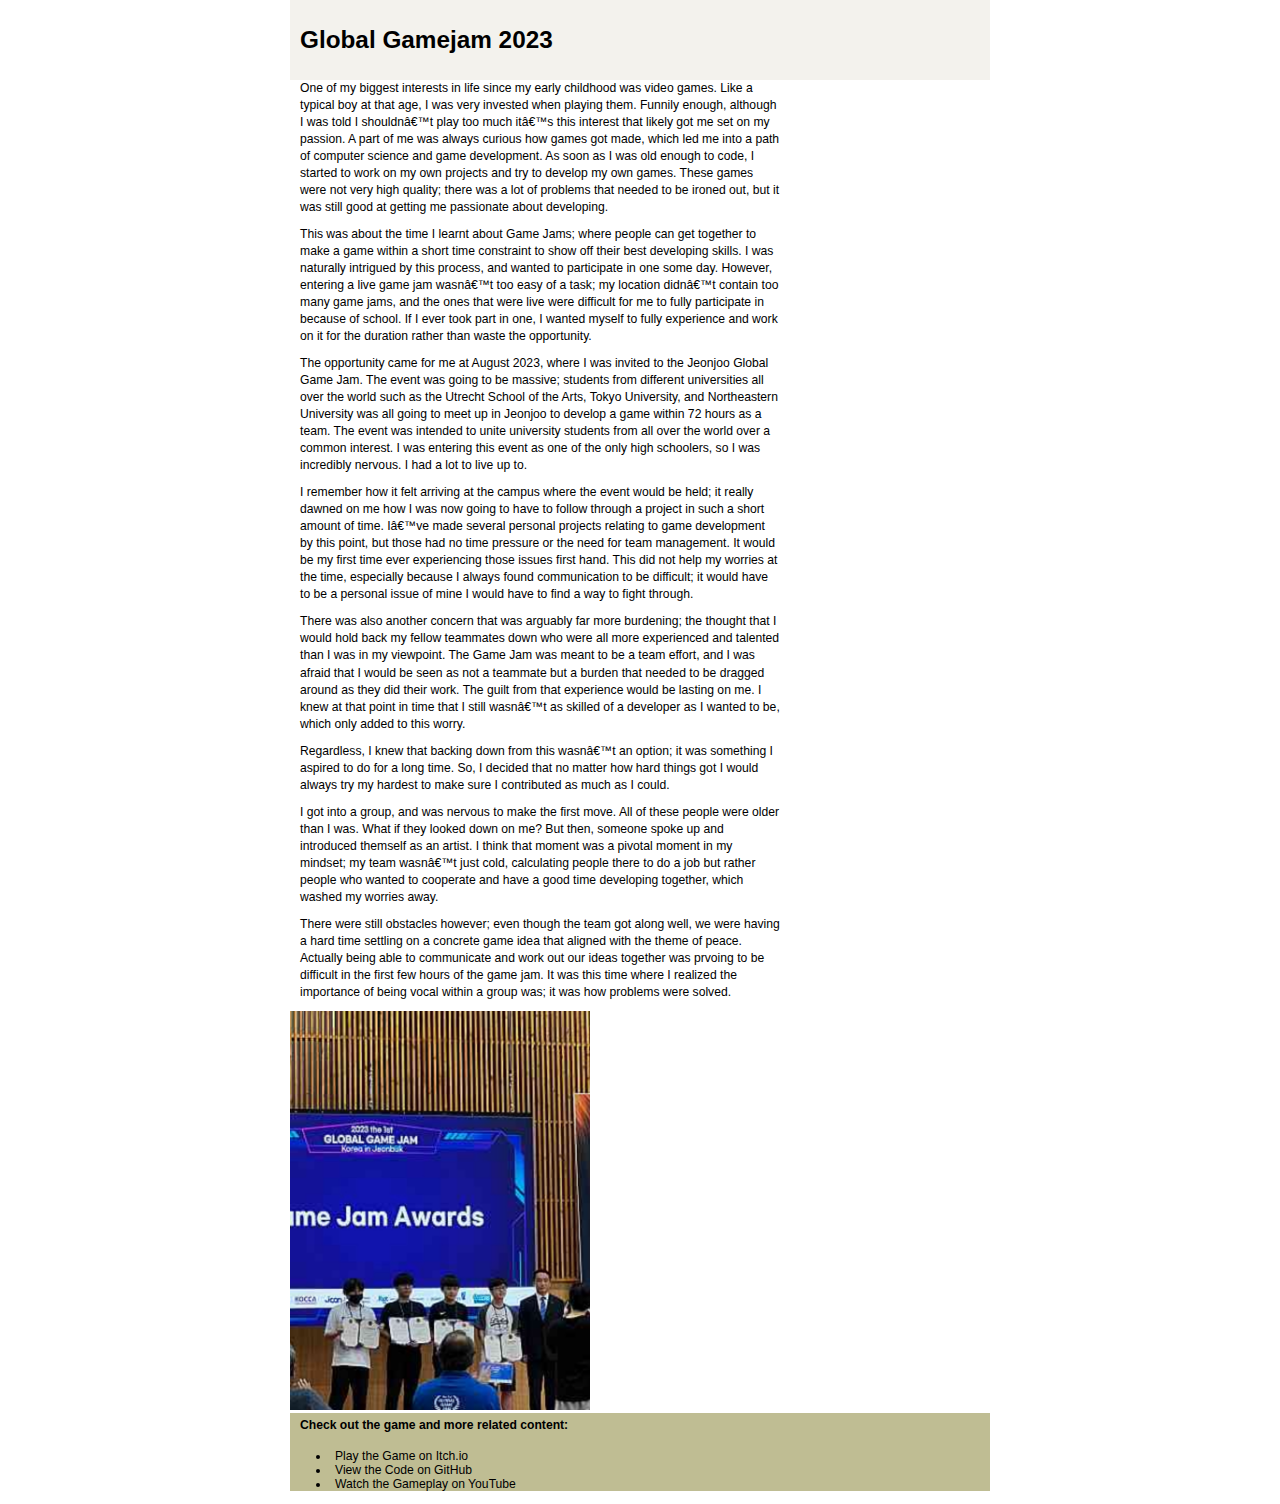
<file: blogs/gamejam-2023.html>
<!DOCTYPE HTML PUBLIC "-//W3C//DTD HTML 4.01//EN" "http://www.w3.org/TR/html4/strict.dtd">
<html>

<head>
  <title>Global Game Jam 2023
  </title>
  <meta http-equiv="content-type" content="text/html; charset=iso-8859-1">
  <link rel="stylesheet" type="text/css" href="styles.css" />
</head>

<body>
  <div id="container">
    <div id="header">
      <h1>Global Gamejam 2023</h1>
    </div>
    <div id="wrapper">
      <div id="content">
        <p>One of my biggest interests in life since my early childhood was video games. Like a typical boy at that age,
          I was very invested when playing them. Funnily enough, although I was told I shouldn’t play too much it’s this
          interest that likely got me set on my passion. A part of me was always curious how games got made, which led
          me into a path of computer science and game development. As soon as I was old enough to code, I started to
          work on my own projects and try to develop my own games. These games were not very high quality; there was a
          lot of problems that needed to be ironed out, but it was still good at getting me passionate about developing.
        </p>
        <p>This was about the time I learnt about Game Jams; where people can get together to make a game within a short
          time constraint to show off their best developing skills. I was naturally intrigued by this process, and
          wanted to participate in one some day. However, entering a live game jam wasn’t too easy of a task; my
          location didn’t contain too many game jams, and the ones that were live were difficult for me to fully
          participate in because of school. If I ever took part in one, I wanted myself to fully experience and work on
          it for the duration rather than waste the opportunity.</p>
        <p>The opportunity came for me at August 2023, where I was invited to the Jeonjoo Global Game Jam. The event was
          going to be massive; students from different universities all over the world such as the Utrecht School of the
          Arts, Tokyo University, and Northeastern University was all going to meet up in Jeonjoo to develop a game
          within 72 hours as a team. The event was intended to unite university students from all over the world over a
          common interest. I was entering this event as one of the only high schoolers, so I was incredibly nervous. I
          had a lot to live up to. </p>
        <p>I remember how it felt arriving at the campus where the event would be held; it really dawned on me how I was
          now going to have to follow through a project in such a short amount of time. I’ve made several personal
          projects relating to game development by this point, but those had no time pressure or the need for team
          management. It would be my first time ever experiencing those issues first hand. This did not help my worries
          at the time, especially because I always found communication to be difficult; it would have to be a personal
          issue of mine I would have to find a way to fight through.</p>
        <p>There was also another concern that was arguably far more burdening; the thought that I would hold back my
          fellow teammates down who were all more experienced and talented than I was in my viewpoint. The Game Jam was
          meant to be a team effort, and I was afraid that I would be seen as not a teammate but a burden that needed to
          be dragged around as they did their work. The guilt from that experience would be lasting on me. I knew at
          that point in time that I still wasn’t as skilled of a developer as I wanted to be, which only added to this
          worry.</p>
        <p>Regardless, I knew that backing down from this wasn’t an option; it was something I aspired to do for a long
          time. So, I decided that no matter how hard things got I would always try my hardest to make sure I
          contributed as much as I could. </p>
        <p>I got into a group, and was nervous to make the first move. All of these people were older than I was. What
          if they looked down on me? But then, someone spoke up and introduced themself as an artist. I think that
          moment was a pivotal moment in my mindset; my team wasn’t just cold, calculating people there to do a job but
          rather people who wanted to cooperate and have a good time developing together, which washed my worries away.
        </p>
        <p>There were still obstacles however; even though the team got along well, we were having a hard time settling
          on a concrete game idea that aligned with the theme of peace. Actually being able to communicate and work out
          our ideas together was prvoing to be difficult in the first few hours of the game jam. It was this time where
          I realized the importance of being vocal within a group was; it was how problems were solved. </p>
        <img src="/assets/imgs/gamejam2.png" alt="Global Game Jam 2023" style="width:300px; height:auto;">
      </div>
      <div id="footer">
        <p><strong>Check out the game and more related content:</strong></p>
        <ul>
          <li><a href="https://yk-0409.itch.io/stop" target="_blank">Play the Game on Itch.io</a></li>
          <li><a href="https://github.com/YoonKong49/Stop-" target="_blank">View the Code on GitHub</a></li>
          <li><a href="https://youtu.be/kAYTVCF7gFU?si=kkRUOKcACW86HnGZ" target="_blank">Watch the Gameplay on
              YouTube</a></li>
        </ul>
      </div>
    </div>
  </div>
</body>

</html>
</file>
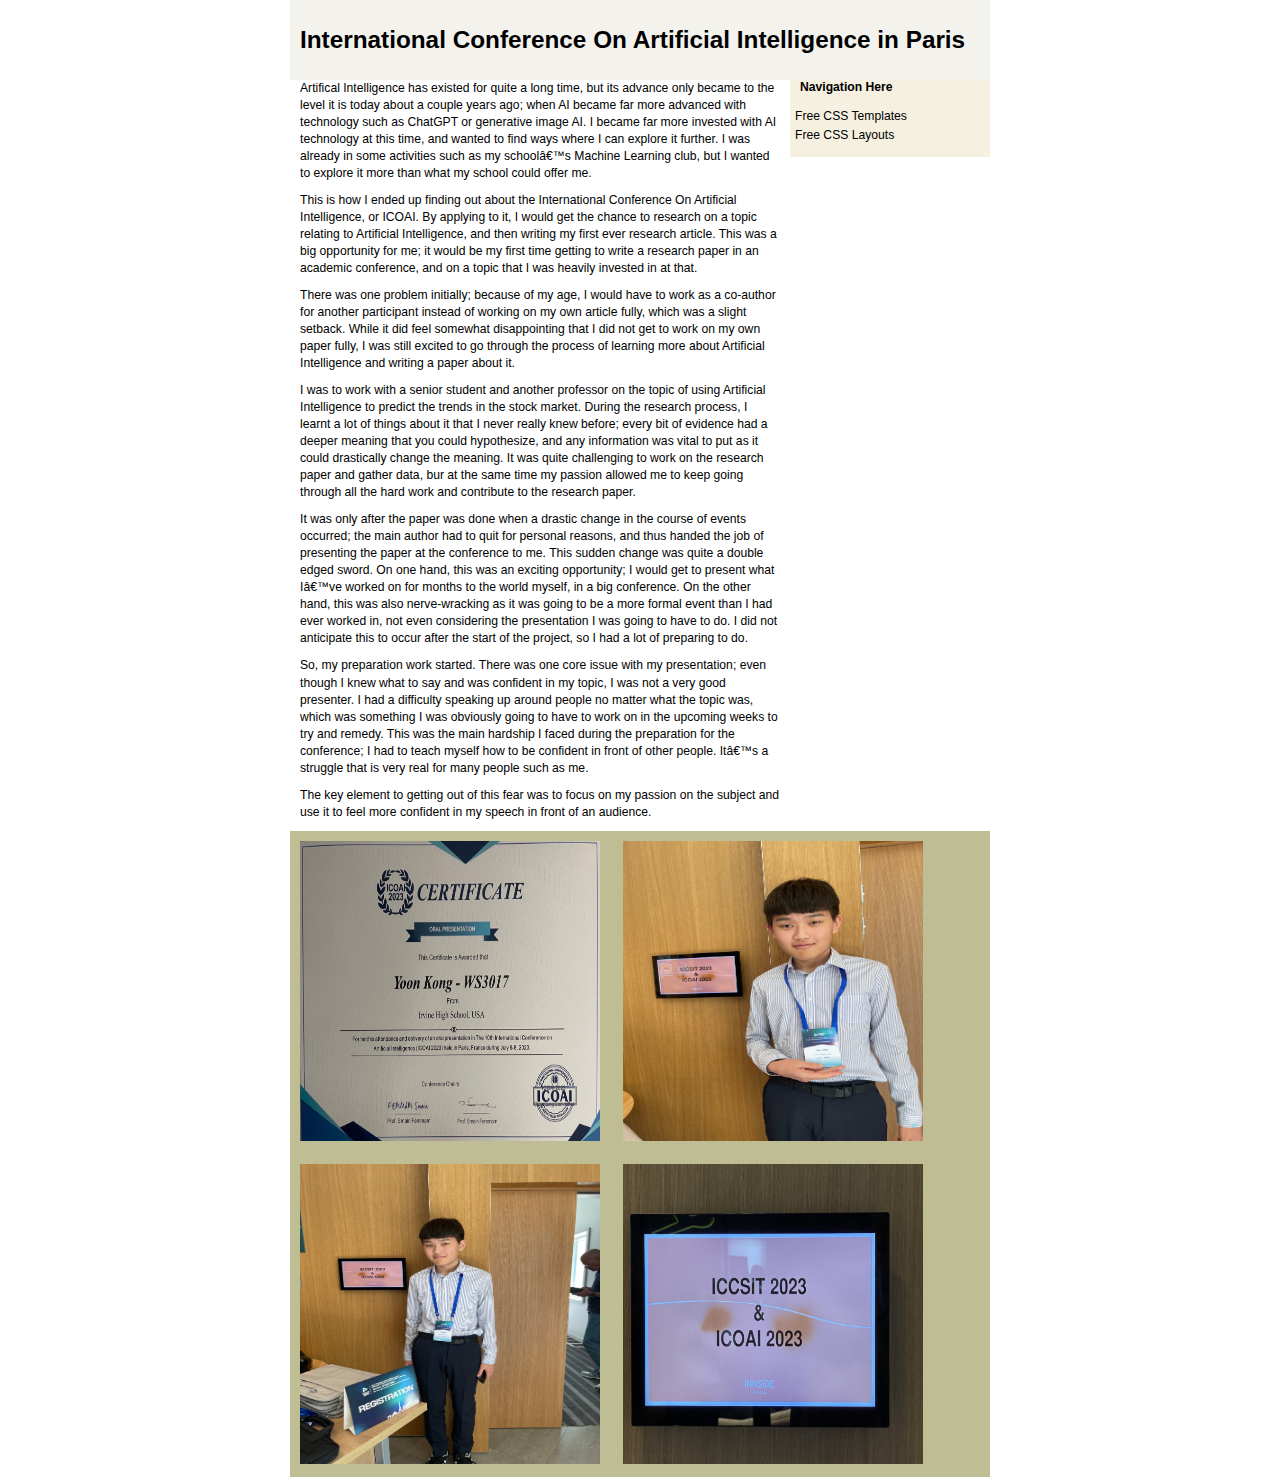
<file: blogs/ICOAI.html>
<!DOCTYPE HTML PUBLIC "-//W3C//DTD HTML 4.01//EN" "http://www.w3.org/TR/html4/strict.dtd">
<html>

<head>
    <title>International Conference On Artificial Intelligence in Paris
    </title>
    <meta http-equiv="content-type" content="text/html; charset=iso-8859-1">
    <link rel="stylesheet" type="text/css" href="styles.css" />
</head>

<body>
    <div id="container">
        <div id="header">
            <h1>International Conference On Artificial Intelligence in Paris</h1>
        </div>
        <div id="wrapper">
            <div id="content">
                <p>Artifical Intelligence has existed for quite a long time, but its advance only became to the level it
                    is today about a couple years ago; when AI became far more advanced with technology such as ChatGPT
                    or generative image AI. I became far more invested with AI technology at this time, and wanted to
                    find ways where I can explore it further. I was already in some activities such as my school’s
                    Machine Learning club, but I wanted to explore it more than what my school could offer me.
                </p>
                <p>This is how I ended up finding out about the International Conference On Artificial Intelligence, or
                    ICOAI. By applying to it, I would get the chance to research on a topic relating to Artificial
                    Intelligence, and then writing my first ever research article. This was a big opportunity for me; it
                    would be my first time getting to write a research paper in an academic conference, and on a topic
                    that I was heavily invested in at that.
                </p>
                <p>
                    There was one problem initially; because of my age, I would have to work as a co-author for another
                    participant instead of working on my own article fully, which was a slight setback. While it did
                    feel somewhat disappointing that I did not get to work on my own paper fully, I was still excited to
                    go through the process of learning more about Artificial Intelligence and writing a paper about it.
                </p>
                <p>I was to work with a senior student and another professor on the topic of using Artificial
                    Intelligence to predict the trends in the stock market. During the research process, I learnt a lot
                    of things about it that I never really knew before; every bit of evidence had a deeper meaning that
                    you could hypothesize, and any information was vital to put as it could drastically change the
                    meaning. It was quite challenging to work on the research paper and gather data, bur at the same
                    time my passion allowed me to keep going through all the hard work and contribute to the research
                    paper.

                </p>
                <p>It was only after the paper was done when a drastic change in the course of events occurred; the main
                    author had to quit for personal reasons, and thus handed the job of presenting the paper at the
                    conference to me. This sudden change was quite a double edged sword. On one hand, this was an
                    exciting opportunity; I would get to present what I’ve worked on for months to the world myself, in
                    a big conference. On the other hand, this was also nerve-wracking as it was going to be a more
                    formal event than I had ever worked in, not even considering the presentation I was going to have to
                    do. I did not anticipate this to occur after the start of the project, so I had a lot of preparing
                    to do.
                </p>
                <p>So, my preparation work started. There was one core issue with my presentation; even though I knew
                    what to say and was confident in my topic, I was not a very good presenter. I had a difficulty
                    speaking up around people no matter what the topic was, which was something I was obviously going to
                    have to work on in the upcoming weeks to try and remedy. This was the main hardship I faced during
                    the preparation for the conference; I had to teach myself how to be confident in front of other
                    people. It’s a struggle that is very real for many people such as me.
                </p>
                <p>The key element to getting out of this fear was to focus on my passion on the subject and use it to
                    feel more confident in my speech in front of an audience.
                </p>
            </div>
        </div>
        <div id="navigation">
            <p><strong>Navigation Here</strong></p>
            <ul>
                <li><a href="http://www.free-css.com/">Free CSS Templates</a></li>
                <li><a href="http://www.free-css.com/free-css-layouts.php">Free CSS Layouts</a></li>
            </ul>
        </div>
        <div id="footer">
            <!-- Adding Images -->
            <img src="../assets/imgs/ICOAI1.JPG" alt="ICOAI1" style="margin: 10px; width: 300px; height: 300px;" />
            <img src="../assets/imgs/ICOAI2.JPG" alt="ICOAI1" style="margin: 10px; width: 300px; height: 300px;" />
            <img src="../assets/imgs/ICOAI3.JPG" alt="ICOAI3" style="margin: 10px; width: 300px; height: 300px;" />
            <img src="../assets/imgs/ICOAI4.JPG" alt="ICOAI14" style="margin: 10px; width: 300px; height: 300px;" />
    </div>
</body>

</html>
</file>
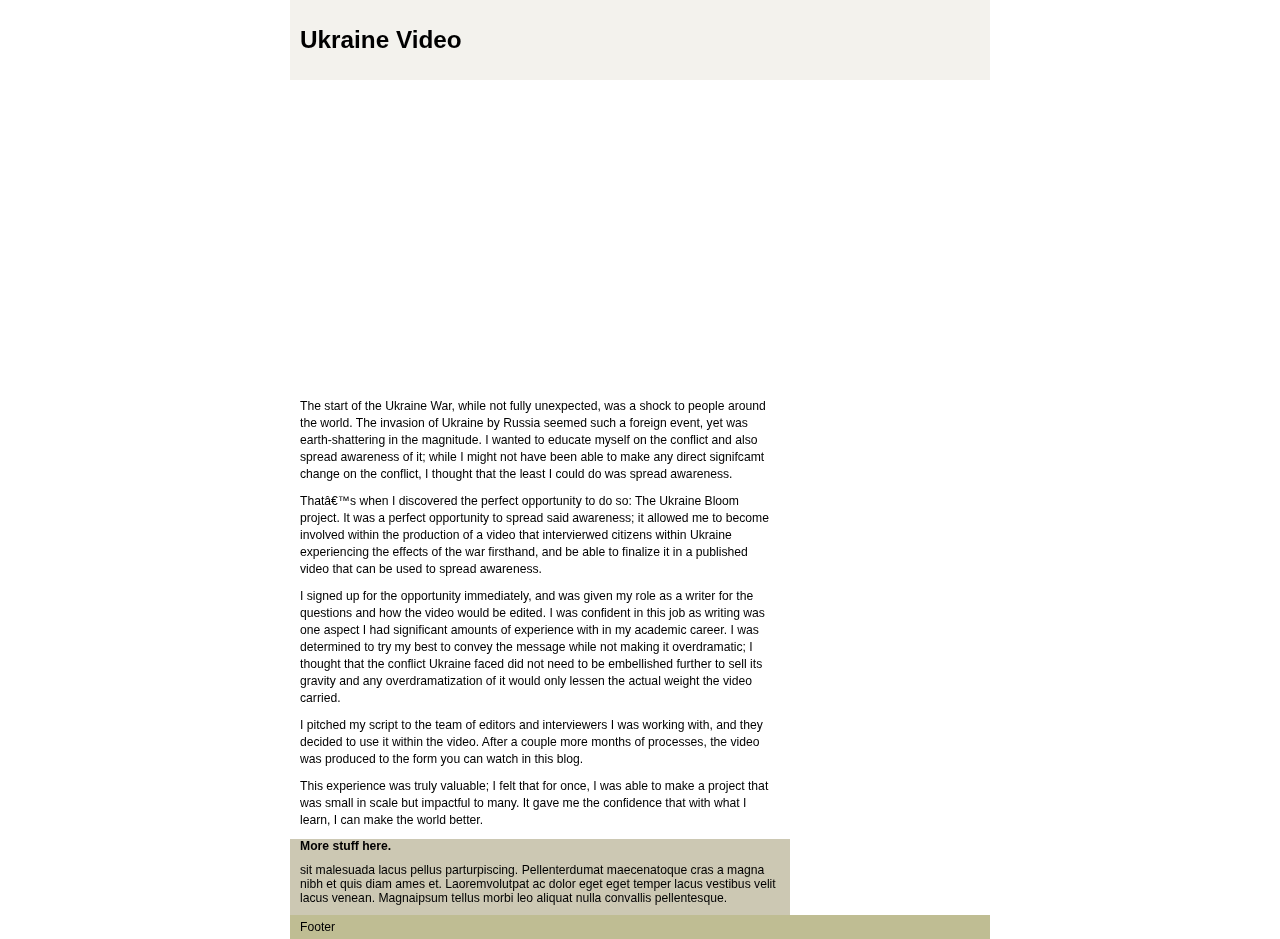
<file: blogs/ukraine.html>
<!DOCTYPE HTML PUBLIC "-//W3C//DTD HTML 4.01//EN" "http://www.w3.org/TR/html4/strict.dtd">
<html>

<head>
    <title>International Conference On Artificial Intelligence in Paris
    </title>
    <meta http-equiv="content-type" content="text/html; charset=iso-8859-1">
    <link rel="stylesheet" type="text/css" href="styles.css" />
</head>

<body>
    <div id="container">
        <div id="header">
            <h1>Ukraine Video</h1>
        </div>
        <div id="wrapper">
            <div id="content">
                <iframe width="560" height="315" src="https://www.youtube.com/embed/rzoEN_RwWBo" frameborder="0"
                    allow="accelerometer; autoplay; clipboard-write; encrypted-media; gyroscope; picture-in-picture"
                    allowfullscreen></iframe>
                    <p>
                        The start of the Ukraine War, while not fully unexpected, was a shock to people around the world. The invasion of
                        Ukraine by Russia seemed such a foreign event, yet was earth-shattering in the magnitude. I wanted to educate myself on
                        the conflict and also spread awareness of it; while I might not have been able to make any direct signifcamt change on
                        the conflict, I thought that the least I could do was spread awareness.

                    </p>
                    <p>
                        That’s when I discovered the perfect opportunity to do so: The Ukraine Bloom project. It was a perfect opportunity to
                        spread said awareness; it allowed me to become involved within the production of a video that intervierwed citizens
                        within Ukraine experiencing the effects of the war firsthand, and be able to finalize it in a published video that can
                        be used to spread awareness.

                    </p>
                    <p>
                        I signed up for the opportunity immediately, and was given my role as a writer for the questions and how the video would
                        be edited. I was confident in this job as writing was one aspect I had significant amounts of experience with in my
                        academic career. I was determined to try my best to convey the message while not making it overdramatic; I thought that
                        the conflict Ukraine faced did not need to be embellished further to sell its gravity and any overdramatization of it
                        would only lessen the actual weight the video carried.

                    </p>
                    <p>
                        I pitched my script to the team of editors and interviewers I was working with, and they decided to use it within the
                        video. After a couple more months of processes, the video was produced to the form you can watch in this blog.

                    </p>
                    <p>
                        This experience was truly valuable; I felt that for once, I was able to make a project that was small in scale but
                        impactful to many. It gave me the confidence that with what I learn, I can make the world better.

                    </p>

            </div>
        </div>
        <div id="extra">
            <p><strong>More stuff here.</strong></p>
            <p>sit malesuada lacus pellus parturpiscing. Pellenterdumat maecenatoque cras a magna nibh et quis diam ames
                et.
                Laoremvolutpat ac dolor eget eget temper lacus vestibus velit lacus venean. Magnaipsum tellus morbi leo
                aliquat
                nulla convallis pellentesque.</p>
        </div>
        <div id="footer">
            <p>Footer</p>
        </div>
    </div>
</body>

</html>
</file>
<file: assets/vendors/themify-icons/css/themify-icons.css>
@font-face {
	font-family: 'themify';
	src:url("../fonts/themify.eot?-fvbane");
	src:url("../fonts/themify.eot?#iefix-fvbane") format("embedded-opentype"),
		url("../fonts/themify.woff?-fvbane") format("woff"),
		url("../fonts/themify.ttf?-fvbane") format("truetype"),
		url("../fonts/themify.svg?-fvbane#themify") format("svg");
	font-weight: normal;
	font-style: normal;
}

[class^="ti-"], [class*=" ti-"] {
	font-family: 'themify';
	speak: none;
	font-style: normal;
	font-weight: normal;
	font-variant: normal;
	text-transform: none;
	line-height: 1;

	/* Better Font Rendering =========== */
	-webkit-font-smoothing: antialiased;
	-moz-osx-font-smoothing: grayscale;
}

.ti-wand:before {
	content: "\e600";
}
.ti-volume:before {
	content: "\e601";
}
.ti-user:before {
	content: "\e602";
}
.ti-unlock:before {
	content: "\e603";
}
.ti-unlink:before {
	content: "\e604";
}
.ti-trash:before {
	content: "\e605";
}
.ti-thought:before {
	content: "\e606";
}
.ti-target:before {
	content: "\e607";
}
.ti-tag:before {
	content: "\e608";
}
.ti-tablet:before {
	content: "\e609";
}
.ti-star:before {
	content: "\e60a";
}
.ti-spray:before {
	content: "\e60b";
}
.ti-signal:before {
	content: "\e60c";
}
.ti-shopping-cart:before {
	content: "\e60d";
}
.ti-shopping-cart-full:before {
	content: "\e60e";
}
.ti-settings:before {
	content: "\e60f";
}
.ti-search:before {
	content: "\e610";
}
.ti-zoom-in:before {
	content: "\e611";
}
.ti-zoom-out:before {
	content: "\e612";
}
.ti-cut:before {
	content: "\e613";
}
.ti-ruler:before {
	content: "\e614";
}
.ti-ruler-pencil:before {
	content: "\e615";
}
.ti-ruler-alt:before {
	content: "\e616";
}
.ti-bookmark:before {
	content: "\e617";
}
.ti-bookmark-alt:before {
	content: "\e618";
}
.ti-reload:before {
	content: "\e619";
}
.ti-plus:before {
	content: "\e61a";
}
.ti-pin:before {
	content: "\e61b";
}
.ti-pencil:before {
	content: "\e61c";
}
.ti-pencil-alt:before {
	content: "\e61d";
}
.ti-paint-roller:before {
	content: "\e61e";
}
.ti-paint-bucket:before {
	content: "\e61f";
}
.ti-na:before {
	content: "\e620";
}
.ti-mobile:before {
	content: "\e621";
}
.ti-minus:before {
	content: "\e622";
}
.ti-medall:before {
	content: "\e623";
}
.ti-medall-alt:before {
	content: "\e624";
}
.ti-marker:before {
	content: "\e625";
}
.ti-marker-alt:before {
	content: "\e626";
}
.ti-arrow-up:before {
	content: "\e627";
}
.ti-arrow-right:before {
	content: "\e628";
}
.ti-arrow-left:before {
	content: "\e629";
}
.ti-arrow-down:before {
	content: "\e62a";
}
.ti-lock:before {
	content: "\e62b";
}
.ti-location-arrow:before {
	content: "\e62c";
}
.ti-link:before {
	content: "\e62d";
}
.ti-layout:before {
	content: "\e62e";
}
.ti-layers:before {
	content: "\e62f";
}
.ti-layers-alt:before {
	content: "\e630";
}
.ti-key:before {
	content: "\e631";
}
.ti-import:before {
	content: "\e632";
}
.ti-image:before {
	content: "\e633";
}
.ti-heart:before {
	content: "\e634";
}
.ti-heart-broken:before {
	content: "\e635";
}
.ti-hand-stop:before {
	content: "\e636";
}
.ti-hand-open:before {
	content: "\e637";
}
.ti-hand-drag:before {
	content: "\e638";
}
.ti-folder:before {
	content: "\e639";
}
.ti-flag:before {
	content: "\e63a";
}
.ti-flag-alt:before {
	content: "\e63b";
}
.ti-flag-alt-2:before {
	content: "\e63c";
}
.ti-eye:before {
	content: "\e63d";
}
.ti-export:before {
	content: "\e63e";
}
.ti-exchange-vertical:before {
	content: "\e63f";
}
.ti-desktop:before {
	content: "\e640";
}
.ti-cup:before {
	content: "\e641";
}
.ti-crown:before {
	content: "\e642";
}
.ti-comments:before {
	content: "\e643";
}
.ti-comment:before {
	content: "\e644";
}
.ti-comment-alt:before {
	content: "\e645";
}
.ti-close:before {
	content: "\e646";
}
.ti-clip:before {
	content: "\e647";
}
.ti-angle-up:before {
	content: "\e648";
}
.ti-angle-right:before {
	content: "\e649";
}
.ti-angle-left:before {
	content: "\e64a";
}
.ti-angle-down:before {
	content: "\e64b";
}
.ti-check:before {
	content: "\e64c";
}
.ti-check-box:before {
	content: "\e64d";
}
.ti-camera:before {
	content: "\e64e";
}
.ti-announcement:before {
	content: "\e64f";
}
.ti-brush:before {
	content: "\e650";
}
.ti-briefcase:before {
	content: "\e651";
}
.ti-bolt:before {
	content: "\e652";
}
.ti-bolt-alt:before {
	content: "\e653";
}
.ti-blackboard:before {
	content: "\e654";
}
.ti-bag:before {
	content: "\e655";
}
.ti-move:before {
	content: "\e656";
}
.ti-arrows-vertical:before {
	content: "\e657";
}
.ti-arrows-horizontal:before {
	content: "\e658";
}
.ti-fullscreen:before {
	content: "\e659";
}
.ti-arrow-top-right:before {
	content: "\e65a";
}
.ti-arrow-top-left:before {
	content: "\e65b";
}
.ti-arrow-circle-up:before {
	content: "\e65c";
}
.ti-arrow-circle-right:before {
	content: "\e65d";
}
.ti-arrow-circle-left:before {
	content: "\e65e";
}
.ti-arrow-circle-down:before {
	content: "\e65f";
}
.ti-angle-double-up:before {
	content: "\e660";
}
.ti-angle-double-right:before {
	content: "\e661";
}
.ti-angle-double-left:before {
	content: "\e662";
}
.ti-angle-double-down:before {
	content: "\e663";
}
.ti-zip:before {
	content: "\e664";
}
.ti-world:before {
	content: "\e665";
}
.ti-wheelchair:before {
	content: "\e666";
}
.ti-view-list:before {
	content: "\e667";
}
.ti-view-list-alt:before {
	content: "\e668";
}
.ti-view-grid:before {
	content: "\e669";
}
.ti-uppercase:before {
	content: "\e66a";
}
.ti-upload:before {
	content: "\e66b";
}
.ti-underline:before {
	content: "\e66c";
}
.ti-truck:before {
	content: "\e66d";
}
.ti-timer:before {
	content: "\e66e";
}
.ti-ticket:before {
	content: "\e66f";
}
.ti-thumb-up:before {
	content: "\e670";
}
.ti-thumb-down:before {
	content: "\e671";
}
.ti-text:before {
	content: "\e672";
}
.ti-stats-up:before {
	content: "\e673";
}
.ti-stats-down:before {
	content: "\e674";
}
.ti-split-v:before {
	content: "\e675";
}
.ti-split-h:before {
	content: "\e676";
}
.ti-smallcap:before {
	content: "\e677";
}
.ti-shine:before {
	content: "\e678";
}
.ti-shift-right:before {
	content: "\e679";
}
.ti-shift-left:before {
	content: "\e67a";
}
.ti-shield:before {
	content: "\e67b";
}
.ti-notepad:before {
	content: "\e67c";
}
.ti-server:before {
	content: "\e67d";
}
.ti-quote-right:before {
	content: "\e67e";
}
.ti-quote-left:before {
	content: "\e67f";
}
.ti-pulse:before {
	content: "\e680";
}
.ti-printer:before {
	content: "\e681";
}
.ti-power-off:before {
	content: "\e682";
}
.ti-plug:before {
	content: "\e683";
}
.ti-pie-chart:before {
	content: "\e684";
}
.ti-paragraph:before {
	content: "\e685";
}
.ti-panel:before {
	content: "\e686";
}
.ti-package:before {
	content: "\e687";
}
.ti-music:before {
	content: "\e688";
}
.ti-music-alt:before {
	content: "\e689";
}
.ti-mouse:before {
	content: "\e68a";
}
.ti-mouse-alt:before {
	content: "\e68b";
}
.ti-money:before {
	content: "\e68c";
}
.ti-microphone:before {
	content: "\e68d";
}
.ti-menu:before {
	content: "\e68e";
}
.ti-menu-alt:before {
	content: "\e68f";
}
.ti-map:before {
	content: "\e690";
}
.ti-map-alt:before {
	content: "\e691";
}
.ti-loop:before {
	content: "\e692";
}
.ti-location-pin:before {
	content: "\e693";
}
.ti-list:before {
	content: "\e694";
}
.ti-light-bulb:before {
	content: "\e695";
}
.ti-Italic:before {
	content: "\e696";
}
.ti-info:before {
	content: "\e697";
}
.ti-infinite:before {
	content: "\e698";
}
.ti-id-badge:before {
	content: "\e699";
}
.ti-hummer:before {
	content: "\e69a";
}
.ti-home:before {
	content: "\e69b";
}
.ti-help:before {
	content: "\e69c";
}
.ti-headphone:before {
	content: "\e69d";
}
.ti-harddrives:before {
	content: "\e69e";
}
.ti-harddrive:before {
	content: "\e69f";
}
.ti-gift:before {
	content: "\e6a0";
}
.ti-game:before {
	content: "\e6a1";
}
.ti-filter:before {
	content: "\e6a2";
}
.ti-files:before {
	content: "\e6a3";
}
.ti-file:before {
	content: "\e6a4";
}
.ti-eraser:before {
	content: "\e6a5";
}
.ti-envelope:before {
	content: "\e6a6";
}
.ti-download:before {
	content: "\e6a7";
}
.ti-direction:before {
	content: "\e6a8";
}
.ti-direction-alt:before {
	content: "\e6a9";
}
.ti-dashboard:before {
	content: "\e6aa";
}
.ti-control-stop:before {
	content: "\e6ab";
}
.ti-control-shuffle:before {
	content: "\e6ac";
}
.ti-control-play:before {
	content: "\e6ad";
}
.ti-control-pause:before {
	content: "\e6ae";
}
.ti-control-forward:before {
	content: "\e6af";
}
.ti-control-backward:before {
	content: "\e6b0";
}
.ti-cloud:before {
	content: "\e6b1";
}
.ti-cloud-up:before {
	content: "\e6b2";
}
.ti-cloud-down:before {
	content: "\e6b3";
}
.ti-clipboard:before {
	content: "\e6b4";
}
.ti-car:before {
	content: "\e6b5";
}
.ti-calendar:before {
	content: "\e6b6";
}
.ti-book:before {
	content: "\e6b7";
}
.ti-bell:before {
	content: "\e6b8";
}
.ti-basketball:before {
	content: "\e6b9";
}
.ti-bar-chart:before {
	content: "\e6ba";
}
.ti-bar-chart-alt:before {
	content: "\e6bb";
}
.ti-back-right:before {
	content: "\e6bc";
}
.ti-back-left:before {
	content: "\e6bd";
}
.ti-arrows-corner:before {
	content: "\e6be";
}
.ti-archive:before {
	content: "\e6bf";
}
.ti-anchor:before {
	content: "\e6c0";
}
.ti-align-right:before {
	content: "\e6c1";
}
.ti-align-left:before {
	content: "\e6c2";
}
.ti-align-justify:before {
	content: "\e6c3";
}
.ti-align-center:before {
	content: "\e6c4";
}
.ti-alert:before {
	content: "\e6c5";
}
.ti-alarm-clock:before {
	content: "\e6c6";
}
.ti-agenda:before {
	content: "\e6c7";
}
.ti-write:before {
	content: "\e6c8";
}
.ti-window:before {
	content: "\e6c9";
}
.ti-widgetized:before {
	content: "\e6ca";
}
.ti-widget:before {
	content: "\e6cb";
}
.ti-widget-alt:before {
	content: "\e6cc";
}
.ti-wallet:before {
	content: "\e6cd";
}
.ti-video-clapper:before {
	content: "\e6ce";
}
.ti-video-camera:before {
	content: "\e6cf";
}
.ti-vector:before {
	content: "\e6d0";
}
.ti-themify-logo:before {
	content: "\e6d1";
}
.ti-themify-favicon:before {
	content: "\e6d2";
}
.ti-themify-favicon-alt:before {
	content: "\e6d3";
}
.ti-support:before {
	content: "\e6d4";
}
.ti-stamp:before {
	content: "\e6d5";
}
.ti-split-v-alt:before {
	content: "\e6d6";
}
.ti-slice:before {
	content: "\e6d7";
}
.ti-shortcode:before {
	content: "\e6d8";
}
.ti-shift-right-alt:before {
	content: "\e6d9";
}
.ti-shift-left-alt:before {
	content: "\e6da";
}
.ti-ruler-alt-2:before {
	content: "\e6db";
}
.ti-receipt:before {
	content: "\e6dc";
}
.ti-pin2:before {
	content: "\e6dd";
}
.ti-pin-alt:before {
	content: "\e6de";
}
.ti-pencil-alt2:before {
	content: "\e6df";
}
.ti-palette:before {
	content: "\e6e0";
}
.ti-more:before {
	content: "\e6e1";
}
.ti-more-alt:before {
	content: "\e6e2";
}
.ti-microphone-alt:before {
	content: "\e6e3";
}
.ti-magnet:before {
	content: "\e6e4";
}
.ti-line-double:before {
	content: "\e6e5";
}
.ti-line-dotted:before {
	content: "\e6e6";
}
.ti-line-dashed:before {
	content: "\e6e7";
}
.ti-layout-width-full:before {
	content: "\e6e8";
}
.ti-layout-width-default:before {
	content: "\e6e9";
}
.ti-layout-width-default-alt:before {
	content: "\e6ea";
}
.ti-layout-tab:before {
	content: "\e6eb";
}
.ti-layout-tab-window:before {
	content: "\e6ec";
}
.ti-layout-tab-v:before {
	content: "\e6ed";
}
.ti-layout-tab-min:before {
	content: "\e6ee";
}
.ti-layout-slider:before {
	content: "\e6ef";
}
.ti-layout-slider-alt:before {
	content: "\e6f0";
}
.ti-layout-sidebar-right:before {
	content: "\e6f1";
}
.ti-layout-sidebar-none:before {
	content: "\e6f2";
}
.ti-layout-sidebar-left:before {
	content: "\e6f3";
}
.ti-layout-placeholder:before {
	content: "\e6f4";
}
.ti-layout-menu:before {
	content: "\e6f5";
}
.ti-layout-menu-v:before {
	content: "\e6f6";
}
.ti-layout-menu-separated:before {
	content: "\e6f7";
}
.ti-layout-menu-full:before {
	content: "\e6f8";
}
.ti-layout-media-right-alt:before {
	content: "\e6f9";
}
.ti-layout-media-right:before {
	content: "\e6fa";
}
.ti-layout-media-overlay:before {
	content: "\e6fb";
}
.ti-layout-media-overlay-alt:before {
	content: "\e6fc";
}
.ti-layout-media-overlay-alt-2:before {
	content: "\e6fd";
}
.ti-layout-media-left-alt:before {
	content: "\e6fe";
}
.ti-layout-media-left:before {
	content: "\e6ff";
}
.ti-layout-media-center-alt:before {
	content: "\e700";
}
.ti-layout-media-center:before {
	content: "\e701";
}
.ti-layout-list-thumb:before {
	content: "\e702";
}
.ti-layout-list-thumb-alt:before {
	content: "\e703";
}
.ti-layout-list-post:before {
	content: "\e704";
}
.ti-layout-list-large-image:before {
	content: "\e705";
}
.ti-layout-line-solid:before {
	content: "\e706";
}
.ti-layout-grid4:before {
	content: "\e707";
}
.ti-layout-grid3:before {
	content: "\e708";
}
.ti-layout-grid2:before {
	content: "\e709";
}
.ti-layout-grid2-thumb:before {
	content: "\e70a";
}
.ti-layout-cta-right:before {
	content: "\e70b";
}
.ti-layout-cta-left:before {
	content: "\e70c";
}
.ti-layout-cta-center:before {
	content: "\e70d";
}
.ti-layout-cta-btn-right:before {
	content: "\e70e";
}
.ti-layout-cta-btn-left:before {
	content: "\e70f";
}
.ti-layout-column4:before {
	content: "\e710";
}
.ti-layout-column3:before {
	content: "\e711";
}
.ti-layout-column2:before {
	content: "\e712";
}
.ti-layout-accordion-separated:before {
	content: "\e713";
}
.ti-layout-accordion-merged:before {
	content: "\e714";
}
.ti-layout-accordion-list:before {
	content: "\e715";
}
.ti-ink-pen:before {
	content: "\e716";
}
.ti-info-alt:before {
	content: "\e717";
}
.ti-help-alt:before {
	content: "\e718";
}
.ti-headphone-alt:before {
	content: "\e719";
}
.ti-hand-point-up:before {
	content: "\e71a";
}
.ti-hand-point-right:before {
	content: "\e71b";
}
.ti-hand-point-left:before {
	content: "\e71c";
}
.ti-hand-point-down:before {
	content: "\e71d";
}
.ti-gallery:before {
	content: "\e71e";
}
.ti-face-smile:before {
	content: "\e71f";
}
.ti-face-sad:before {
	content: "\e720";
}
.ti-credit-card:before {
	content: "\e721";
}
.ti-control-skip-forward:before {
	content: "\e722";
}
.ti-control-skip-backward:before {
	content: "\e723";
}
.ti-control-record:before {
	content: "\e724";
}
.ti-control-eject:before {
	content: "\e725";
}
.ti-comments-smiley:before {
	content: "\e726";
}
.ti-brush-alt:before {
	content: "\e727";
}
.ti-youtube:before {
	content: "\e728";
}
.ti-vimeo:before {
	content: "\e729";
}
.ti-twitter:before {
	content: "\e72a";
}
.ti-time:before {
	content: "\e72b";
}
.ti-tumblr:before {
	content: "\e72c";
}
.ti-skype:before {
	content: "\e72d";
}
.ti-share:before {
	content: "\e72e";
}
.ti-share-alt:before {
	content: "\e72f";
}
.ti-rocket:before {
	content: "\e730";
}
.ti-pinterest:before {
	content: "\e731";
}
.ti-new-window:before {
	content: "\e732";
}
.ti-microsoft:before {
	content: "\e733";
}
.ti-list-ol:before {
	content: "\e734";
}
.ti-linkedin:before {
	content: "\e735";
}
.ti-layout-sidebar-2:before {
	content: "\e736";
}
.ti-layout-grid4-alt:before {
	content: "\e737";
}
.ti-layout-grid3-alt:before {
	content: "\e738";
}
.ti-layout-grid2-alt:before {
	content: "\e739";
}
.ti-layout-column4-alt:before {
	content: "\e73a";
}
.ti-layout-column3-alt:before {
	content: "\e73b";
}
.ti-layout-column2-alt:before {
	content: "\e73c";
}
.ti-instagram:before {
	content: "\e73d";
}
.ti-google:before {
	content: "\e73e";
}
.ti-github:before {
	content: "\e73f";
}
.ti-flickr:before {
	content: "\e740";
}
.ti-facebook:before {
	content: "\e741";
}
.ti-dropbox:before {
	content: "\e742";
}
.ti-dribbble:before {
	content: "\e743";
}
.ti-apple:before {
	content: "\e744";
}
.ti-android:before {
	content: "\e745";
}
.ti-save:before {
	content: "\e746";
}
.ti-save-alt:before {
	content: "\e747";
}
.ti-yahoo:before {
	content: "\e748";
}
.ti-wordpress:before {
	content: "\e749";
}
.ti-vimeo-alt:before {
	content: "\e74a";
}
.ti-twitter-alt:before {
	content: "\e74b";
}
.ti-tumblr-alt:before {
	content: "\e74c";
}
.ti-trello:before {
	content: "\e74d";
}
.ti-stack-overflow:before {
	content: "\e74e";
}
.ti-soundcloud:before {
	content: "\e74f";
}
.ti-sharethis:before {
	content: "\e750";
}
.ti-sharethis-alt:before {
	content: "\e751";
}
.ti-reddit:before {
	content: "\e752";
}
.ti-pinterest-alt:before {
	content: "\e753";
}
.ti-microsoft-alt:before {
	content: "\e754";
}
.ti-linux:before {
	content: "\e755";
}
.ti-jsfiddle:before {
	content: "\e756";
}
.ti-joomla:before {
	content: "\e757";
}
.ti-html5:before {
	content: "\e758";
}
.ti-flickr-alt:before {
	content: "\e759";
}
.ti-email:before {
	content: "\e75a";
}
.ti-drupal:before {
	content: "\e75b";
}
.ti-dropbox-alt:before {
	content: "\e75c";
}
.ti-css3:before {
	content: "\e75d";
}
.ti-rss:before {
	content: "\e75e";
}
.ti-rss-alt:before {
	content: "\e75f";
}
</file>
<file: assets/css/johndoe.css>
@charset "UTF-8";
/*!
=========================================================
* JohnDoe Landing page
=========================================================

* Copyright: 2019 DevCRUD (https://devcrud.com)
* Licensed: (https://devcrud.com/licenses)
* Coded by www.devcrud.com

=========================================================

* The above copyright notice and this permission notice shall be included in all copies or substantial portions of the Software.
*/
@import url("https://fonts.googleapis.com/css?family=Source+Sans+Pro:200,200i,300,300i,400,400i,600,600i,700,700i,900,900i&display=swap");
:root {
  --blue: #79A9F5;
  --indigo: #C45F90;
  --purple: #A16AE8;
  --pink: #FC8BC0;
  --red: #F85C70;
  --orange: #FF8882;
  --yellow: #FAD02C;
  --green: #A3C14A;
  --teal: #20c997;
  --cyan: #47D8E0;
  --white: #fff;
  --gray: #6c757d;
  --gray-dark: #343a40;
  --primary: #F85C70;
  --secondary: #6c757d;
  --success: #A3C14A;
  --info: #47D8E0;
  --warning: #FF8882;
  --danger: #F85C70;
  --light: #f8f9fa;
  --dark: #343a40;
  --breakpoint-xs: 0;
  --breakpoint-sm: 576px;
  --breakpoint-md: 768px;
  --breakpoint-lg: 992px;
  --breakpoint-xl: 1200px;
  --font-family-sans-serif: "Source Sans Pro", sans-serif;
  --font-family-monospace: SFMono-Regular, Menlo, Monaco, Consolas, "Liberation Mono", "Courier New", monospace;
}

*,
*::before,
*::after {
  box-sizing: border-box;
}

html {
  font-family: sans-serif;
  line-height: 1.15;
  -webkit-text-size-adjust: 100%;
  -webkit-tap-highlight-color: rgba(0, 0, 0, 0);
}

article, aside, figcaption, figure, footer, header, hgroup, main, nav, section {
  display: block;
}

body {
  margin: 0;
  font-family: "Source Sans Pro", sans-serif;
  font-size: 1rem;
  font-weight: 400;
  line-height: 1.5;
  color: #212529;
  text-align: left;
  background-color: #fff;
}

[tabindex="-1"]:focus {
  outline: 0 !important;
}

hr {
  box-sizing: content-box;
  height: 0;
  overflow: visible;
}

h1, h2, h3, h4, h5, h6 {
  margin-top: 0;
  margin-bottom: 0.5rem;
}

p {
  margin-top: 0;
  margin-bottom: 1rem;
}

abbr[title],
abbr[data-original-title] {
  text-decoration: underline;
  -webkit-text-decoration: underline dotted;
          text-decoration: underline dotted;
  cursor: help;
  border-bottom: 0;
  -webkit-text-decoration-skip-ink: none;
          text-decoration-skip-ink: none;
}

address {
  margin-bottom: 1rem;
  font-style: normal;
  line-height: inherit;
}

ol,
ul,
dl {
  margin-top: 0;
  margin-bottom: 1rem;
}

ol ol,
ul ul,
ol ul,
ul ol {
  margin-bottom: 0;
}

dt {
  font-weight: 700;
}

dd {
  margin-bottom: .5rem;
  margin-left: 0;
}

blockquote {
  margin: 0 0 1rem;
}

b,
strong {
  font-weight: bolder;
}

small {
  font-size: 80%;
}

sub,
sup {
  position: relative;
  font-size: 75%;
  line-height: 0;
  vertical-align: baseline;
}

sub {
  bottom: -.25em;
}

sup {
  top: -.5em;
}

a {
  color: #F85C70;
  text-decoration: none;
  background-color: transparent;
}

a:hover {
  color: #f51330;
  text-decoration: none;
}

a:not([href]):not([tabindex]) {
  color: inherit;
  text-decoration: none;
}

a:not([href]):not([tabindex]):hover, a:not([href]):not([tabindex]):focus {
  color: inherit;
  text-decoration: none;
}

a:not([href]):not([tabindex]):focus {
  outline: 0;
}

pre,
code,
kbd,
samp {
  font-family: SFMono-Regular, Menlo, Monaco, Consolas, "Liberation Mono", "Courier New", monospace;
  font-size: 1em;
}

pre {
  margin-top: 0;
  margin-bottom: 1rem;
  overflow: auto;
}

figure {
  margin: 0 0 1rem;
}

img {
  vertical-align: middle;
  border-style: none;
}

svg {
  overflow: hidden;
  vertical-align: middle;
}

table {
  border-collapse: collapse;
}

caption {
  padding-top: 0.75rem;
  padding-bottom: 0.75rem;
  color: #6c757d;
  text-align: left;
  caption-side: bottom;
}

th {
  text-align: inherit;
}

label {
  display: inline-block;
  margin-bottom: 0.5rem;
}

button {
  border-radius: 0;
}

button:focus {
  outline: 1px dotted;
  outline: 5px auto -webkit-focus-ring-color;
}

input,
button,
select,
optgroup,
textarea {
  margin: 0;
  font-family: inherit;
  font-size: inherit;
  line-height: inherit;
}

button,
input {
  overflow: visible;
}

button,
select {
  text-transform: none;
}

select {
  word-wrap: normal;
}

button,
[type="button"],
[type="reset"],
[type="submit"] {
  -webkit-appearance: button;
}

button:not(:disabled),
[type="button"]:not(:disabled),
[type="reset"]:not(:disabled),
[type="submit"]:not(:disabled) {
  cursor: pointer;
}

button::-moz-focus-inner,
[type="button"]::-moz-focus-inner,
[type="reset"]::-moz-focus-inner,
[type="submit"]::-moz-focus-inner {
  padding: 0;
  border-style: none;
}

input[type="radio"],
input[type="checkbox"] {
  box-sizing: border-box;
  padding: 0;
}

input[type="date"],
input[type="time"],
input[type="datetime-local"],
input[type="month"] {
  -webkit-appearance: listbox;
}

textarea {
  overflow: auto;
  resize: vertical;
}

fieldset {
  min-width: 0;
  padding: 0;
  margin: 0;
  border: 0;
}

legend {
  display: block;
  width: 100%;
  max-width: 100%;
  padding: 0;
  margin-bottom: .5rem;
  font-size: 1.5rem;
  line-height: inherit;
  color: inherit;
  white-space: normal;
}

progress {
  vertical-align: baseline;
}

[type="number"]::-webkit-inner-spin-button,
[type="number"]::-webkit-outer-spin-button {
  height: auto;
}

[type="search"] {
  outline-offset: -2px;
  -webkit-appearance: none;
}

[type="search"]::-webkit-search-decoration {
  -webkit-appearance: none;
}

::-webkit-file-upload-button {
  font: inherit;
  -webkit-appearance: button;
}

output {
  display: inline-block;
}

summary {
  display: list-item;
  cursor: pointer;
}

template {
  display: none;
}

[hidden] {
  display: none !important;
}

h1, h2, h3, h4, h5, h6,
.h1, .h2, .h3, .h4, .h5, .h6 {
  margin-bottom: 0.5rem;
  font-family: "Dosis", sans-serif;
  font-weight: 500;
  line-height: 1.2;
}

h1, .h1 {
  font-size: 2.5rem;
}

h2, .h2 {
  font-size: 2rem;
}

h3, .h3 {
  font-size: 1.75rem;
}

h4, .h4 {
  font-size: 1.5rem;
}

h5, .h5 {
  font-size: 1.25rem;
}

h6, .h6 {
  font-size: 1rem;
}

.lead {
  font-size: 1.25rem;
  font-weight: 300;
}

.display-1 {
  font-size: 6rem;
  font-weight: 300;
  line-height: 1.2;
}

.display-2 {
  font-size: 5.5rem;
  font-weight: 300;
  line-height: 1.2;
}

.display-3 {
  font-size: 4.5rem;
  font-weight: 300;
  line-height: 1.2;
}

.display-4 {
  font-size: 3.5rem;
  font-weight: 300;
  line-height: 1.2;
}

hr {
  margin-top: 1rem;
  margin-bottom: 1rem;
  border: 0;
  border-top: 1px solid rgba(0, 0, 0, 0.1);
}

small,
.small {
  font-size: 80%;
  font-weight: 400;
}

mark,
.mark {
  padding: 0.2em;
  background-color: #fcf8e3;
}

.list-unstyled {
  padding-left: 0;
  list-style: none;
}

.list-inline {
  padding-left: 0;
  list-style: none;
}

.list-inline-item {
  display: inline-block;
}

.list-inline-item:not(:last-child) {
  margin-right: 0.5rem;
}

.initialism {
  font-size: 90%;
  text-transform: uppercase;
}

.blockquote {
  margin-bottom: 1rem;
  font-size: 1.25rem;
}

.blockquote-footer {
  display: block;
  font-size: 80%;
  color: #6c757d;
}

.blockquote-footer::before {
  content: "\2014\00A0";
}

.img-fluid {
  max-width: 100%;
  height: auto;
}

.img-thumbnail {
  padding: 0.25rem;
  background-color: #fff;
  border: 1px solid #dee2e6;
  border-radius: 0.25rem;
  max-width: 100%;
  height: auto;
}

.figure {
  display: inline-block;
}

.figure-img {
  margin-bottom: 0.5rem;
  line-height: 1;
}

.figure-caption {
  font-size: 90%;
  color: #6c757d;
}

code {
  font-size: 87.5%;
  color: #FC8BC0;
  word-break: break-word;
}

a > code {
  color: inherit;
}

kbd {
  padding: 0.2rem 0.4rem;
  font-size: 87.5%;
  color: #fff;
  background-color: #212529;
  border-radius: 0.2rem;
}

kbd kbd {
  padding: 0;
  font-size: 100%;
  font-weight: 700;
}

pre {
  display: block;
  font-size: 87.5%;
  color: #212529;
}

pre code {
  font-size: inherit;
  color: inherit;
  word-break: normal;
}

.pre-scrollable {
  max-height: 340px;
  overflow-y: scroll;
}

.container {
  width: 100%;
  padding-right: 15px;
  padding-left: 15px;
  margin-right: auto;
  margin-left: auto;
}

@media (min-width: 576px) {
  .container {
    max-width: 540px;
  }
}

@media (min-width: 768px) {
  .container {
    max-width: 720px;
  }
}

@media (min-width: 992px) {
  .container {
    max-width: 960px;
  }
}

@media (min-width: 1200px) {
  .container {
    max-width: 1140px;
  }
}

.container-fluid {
  width: 100%;
  padding-right: 15px;
  padding-left: 15px;
  margin-right: auto;
  margin-left: auto;
}

.row {
  display: -webkit-box;
  display: -webkit-flex;
  display: -ms-flexbox;
  display: flex;
  -webkit-flex-wrap: wrap;
      -ms-flex-wrap: wrap;
          flex-wrap: wrap;
  margin-right: -15px;
  margin-left: -15px;
}

.no-gutters {
  margin-right: 0;
  margin-left: 0;
}

.no-gutters > .col,
.no-gutters > [class*="col-"] {
  padding-right: 0;
  padding-left: 0;
}

.col-1, .col-2, .col-3, .col-4, .col-5, .col-6, .col-7, .col-8, .col-9, .col-10, .col-11, .col-12, .col,
.col-auto, .col-sm-1, .col-sm-2, .col-sm-3, .col-sm-4, .col-sm-5, .col-sm-6, .col-sm-7, .col-sm-8, .col-sm-9, .col-sm-10, .col-sm-11, .col-sm-12, .col-sm,
.col-sm-auto, .col-md-1, .col-md-2, .col-md-3, .col-md-4, .col-md-5, .col-md-6, .col-md-7, .col-md-8, .col-md-9, .col-md-10, .col-md-11, .col-md-12, .col-md,
.col-md-auto, .col-lg-1, .col-lg-2, .col-lg-3, .col-lg-4, .col-lg-5, .col-lg-6, .col-lg-7, .col-lg-8, .col-lg-9, .col-lg-10, .col-lg-11, .col-lg-12, .col-lg,
.col-lg-auto, .col-xl-1, .col-xl-2, .col-xl-3, .col-xl-4, .col-xl-5, .col-xl-6, .col-xl-7, .col-xl-8, .col-xl-9, .col-xl-10, .col-xl-11, .col-xl-12, .col-xl,
.col-xl-auto {
  position: relative;
  width: 100%;
  padding-right: 15px;
  padding-left: 15px;
}

.col {
  -webkit-flex-basis: 0;
      -ms-flex-preferred-size: 0;
          flex-basis: 0;
  -webkit-box-flex: 1;
  -webkit-flex-grow: 1;
      -ms-flex-positive: 1;
          flex-grow: 1;
  max-width: 100%;
}

.col-auto {
  -webkit-box-flex: 0;
  -webkit-flex: 0 0 auto;
      -ms-flex: 0 0 auto;
          flex: 0 0 auto;
  width: auto;
  max-width: 100%;
}

.col-1 {
  -webkit-box-flex: 0;
  -webkit-flex: 0 0 8.33333%;
      -ms-flex: 0 0 8.33333%;
          flex: 0 0 8.33333%;
  max-width: 8.33333%;
}

.col-2 {
  -webkit-box-flex: 0;
  -webkit-flex: 0 0 16.66667%;
      -ms-flex: 0 0 16.66667%;
          flex: 0 0 16.66667%;
  max-width: 16.66667%;
}

.col-3 {
  -webkit-box-flex: 0;
  -webkit-flex: 0 0 25%;
      -ms-flex: 0 0 25%;
          flex: 0 0 25%;
  max-width: 25%;
}

.col-4 {
  -webkit-box-flex: 0;
  -webkit-flex: 0 0 33.33333%;
      -ms-flex: 0 0 33.33333%;
          flex: 0 0 33.33333%;
  max-width: 33.33333%;
}

.col-5 {
  -webkit-box-flex: 0;
  -webkit-flex: 0 0 41.66667%;
      -ms-flex: 0 0 41.66667%;
          flex: 0 0 41.66667%;
  max-width: 41.66667%;
}

.col-6 {
  -webkit-box-flex: 0;
  -webkit-flex: 0 0 50%;
      -ms-flex: 0 0 50%;
          flex: 0 0 50%;
  max-width: 50%;
}

.col-7 {
  -webkit-box-flex: 0;
  -webkit-flex: 0 0 58.33333%;
      -ms-flex: 0 0 58.33333%;
          flex: 0 0 58.33333%;
  max-width: 58.33333%;
}

.col-8 {
  -webkit-box-flex: 0;
  -webkit-flex: 0 0 66.66667%;
      -ms-flex: 0 0 66.66667%;
          flex: 0 0 66.66667%;
  max-width: 66.66667%;
}

.col-9 {
  -webkit-box-flex: 0;
  -webkit-flex: 0 0 75%;
      -ms-flex: 0 0 75%;
          flex: 0 0 75%;
  max-width: 75%;
}

.col-10 {
  -webkit-box-flex: 0;
  -webkit-flex: 0 0 83.33333%;
      -ms-flex: 0 0 83.33333%;
          flex: 0 0 83.33333%;
  max-width: 83.33333%;
}

.col-11 {
  -webkit-box-flex: 0;
  -webkit-flex: 0 0 91.66667%;
      -ms-flex: 0 0 91.66667%;
          flex: 0 0 91.66667%;
  max-width: 91.66667%;
}

.col-12 {
  -webkit-box-flex: 0;
  -webkit-flex: 0 0 100%;
      -ms-flex: 0 0 100%;
          flex: 0 0 100%;
  max-width: 100%;
}

.order-first {
  -webkit-box-ordinal-group: 0;
  -webkit-order: -1;
      -ms-flex-order: -1;
          order: -1;
}

.order-last {
  -webkit-box-ordinal-group: 14;
  -webkit-order: 13;
      -ms-flex-order: 13;
          order: 13;
}

.order-0 {
  -webkit-box-ordinal-group: 1;
  -webkit-order: 0;
      -ms-flex-order: 0;
          order: 0;
}

.order-1 {
  -webkit-box-ordinal-group: 2;
  -webkit-order: 1;
      -ms-flex-order: 1;
          order: 1;
}

.order-2 {
  -webkit-box-ordinal-group: 3;
  -webkit-order: 2;
      -ms-flex-order: 2;
          order: 2;
}

.order-3 {
  -webkit-box-ordinal-group: 4;
  -webkit-order: 3;
      -ms-flex-order: 3;
          order: 3;
}

.order-4 {
  -webkit-box-ordinal-group: 5;
  -webkit-order: 4;
      -ms-flex-order: 4;
          order: 4;
}

.order-5 {
  -webkit-box-ordinal-group: 6;
  -webkit-order: 5;
      -ms-flex-order: 5;
          order: 5;
}

.order-6 {
  -webkit-box-ordinal-group: 7;
  -webkit-order: 6;
      -ms-flex-order: 6;
          order: 6;
}

.order-7 {
  -webkit-box-ordinal-group: 8;
  -webkit-order: 7;
      -ms-flex-order: 7;
          order: 7;
}

.order-8 {
  -webkit-box-ordinal-group: 9;
  -webkit-order: 8;
      -ms-flex-order: 8;
          order: 8;
}

.order-9 {
  -webkit-box-ordinal-group: 10;
  -webkit-order: 9;
      -ms-flex-order: 9;
          order: 9;
}

.order-10 {
  -webkit-box-ordinal-group: 11;
  -webkit-order: 10;
      -ms-flex-order: 10;
          order: 10;
}

.order-11 {
  -webkit-box-ordinal-group: 12;
  -webkit-order: 11;
      -ms-flex-order: 11;
          order: 11;
}

.order-12 {
  -webkit-box-ordinal-group: 13;
  -webkit-order: 12;
      -ms-flex-order: 12;
          order: 12;
}

.offset-1 {
  margin-left: 8.33333%;
}

.offset-2 {
  margin-left: 16.66667%;
}

.offset-3 {
  margin-left: 25%;
}

.offset-4 {
  margin-left: 33.33333%;
}

.offset-5 {
  margin-left: 41.66667%;
}

.offset-6 {
  margin-left: 50%;
}

.offset-7 {
  margin-left: 58.33333%;
}

.offset-8 {
  margin-left: 66.66667%;
}

.offset-9 {
  margin-left: 75%;
}

.offset-10 {
  margin-left: 83.33333%;
}

.offset-11 {
  margin-left: 91.66667%;
}

@media (min-width: 576px) {
  .col-sm {
    -webkit-flex-basis: 0;
        -ms-flex-preferred-size: 0;
            flex-basis: 0;
    -webkit-box-flex: 1;
    -webkit-flex-grow: 1;
        -ms-flex-positive: 1;
            flex-grow: 1;
    max-width: 100%;
  }
  .col-sm-auto {
    -webkit-box-flex: 0;
    -webkit-flex: 0 0 auto;
        -ms-flex: 0 0 auto;
            flex: 0 0 auto;
    width: auto;
    max-width: 100%;
  }
  .col-sm-1 {
    -webkit-box-flex: 0;
    -webkit-flex: 0 0 8.33333%;
        -ms-flex: 0 0 8.33333%;
            flex: 0 0 8.33333%;
    max-width: 8.33333%;
  }
  .col-sm-2 {
    -webkit-box-flex: 0;
    -webkit-flex: 0 0 16.66667%;
        -ms-flex: 0 0 16.66667%;
            flex: 0 0 16.66667%;
    max-width: 16.66667%;
  }
  .col-sm-3 {
    -webkit-box-flex: 0;
    -webkit-flex: 0 0 25%;
        -ms-flex: 0 0 25%;
            flex: 0 0 25%;
    max-width: 25%;
  }
  .col-sm-4 {
    -webkit-box-flex: 0;
    -webkit-flex: 0 0 33.33333%;
        -ms-flex: 0 0 33.33333%;
            flex: 0 0 33.33333%;
    max-width: 33.33333%;
  }
  .col-sm-5 {
    -webkit-box-flex: 0;
    -webkit-flex: 0 0 41.66667%;
        -ms-flex: 0 0 41.66667%;
            flex: 0 0 41.66667%;
    max-width: 41.66667%;
  }
  .col-sm-6 {
    -webkit-box-flex: 0;
    -webkit-flex: 0 0 50%;
        -ms-flex: 0 0 50%;
            flex: 0 0 50%;
    max-width: 50%;
  }
  .col-sm-7 {
    -webkit-box-flex: 0;
    -webkit-flex: 0 0 58.33333%;
        -ms-flex: 0 0 58.33333%;
            flex: 0 0 58.33333%;
    max-width: 58.33333%;
  }
  .col-sm-8 {
    -webkit-box-flex: 0;
    -webkit-flex: 0 0 66.66667%;
        -ms-flex: 0 0 66.66667%;
            flex: 0 0 66.66667%;
    max-width: 66.66667%;
  }
  .col-sm-9 {
    -webkit-box-flex: 0;
    -webkit-flex: 0 0 75%;
        -ms-flex: 0 0 75%;
            flex: 0 0 75%;
    max-width: 75%;
  }
  .col-sm-10 {
    -webkit-box-flex: 0;
    -webkit-flex: 0 0 83.33333%;
        -ms-flex: 0 0 83.33333%;
            flex: 0 0 83.33333%;
    max-width: 83.33333%;
  }
  .col-sm-11 {
    -webkit-box-flex: 0;
    -webkit-flex: 0 0 91.66667%;
        -ms-flex: 0 0 91.66667%;
            flex: 0 0 91.66667%;
    max-width: 91.66667%;
  }
  .col-sm-12 {
    -webkit-box-flex: 0;
    -webkit-flex: 0 0 100%;
        -ms-flex: 0 0 100%;
            flex: 0 0 100%;
    max-width: 100%;
  }
  .order-sm-first {
    -webkit-box-ordinal-group: 0;
    -webkit-order: -1;
        -ms-flex-order: -1;
            order: -1;
  }
  .order-sm-last {
    -webkit-box-ordinal-group: 14;
    -webkit-order: 13;
        -ms-flex-order: 13;
            order: 13;
  }
  .order-sm-0 {
    -webkit-box-ordinal-group: 1;
    -webkit-order: 0;
        -ms-flex-order: 0;
            order: 0;
  }
  .order-sm-1 {
    -webkit-box-ordinal-group: 2;
    -webkit-order: 1;
        -ms-flex-order: 1;
            order: 1;
  }
  .order-sm-2 {
    -webkit-box-ordinal-group: 3;
    -webkit-order: 2;
        -ms-flex-order: 2;
            order: 2;
  }
  .order-sm-3 {
    -webkit-box-ordinal-group: 4;
    -webkit-order: 3;
        -ms-flex-order: 3;
            order: 3;
  }
  .order-sm-4 {
    -webkit-box-ordinal-group: 5;
    -webkit-order: 4;
        -ms-flex-order: 4;
            order: 4;
  }
  .order-sm-5 {
    -webkit-box-ordinal-group: 6;
    -webkit-order: 5;
        -ms-flex-order: 5;
            order: 5;
  }
  .order-sm-6 {
    -webkit-box-ordinal-group: 7;
    -webkit-order: 6;
        -ms-flex-order: 6;
            order: 6;
  }
  .order-sm-7 {
    -webkit-box-ordinal-group: 8;
    -webkit-order: 7;
        -ms-flex-order: 7;
            order: 7;
  }
  .order-sm-8 {
    -webkit-box-ordinal-group: 9;
    -webkit-order: 8;
        -ms-flex-order: 8;
            order: 8;
  }
  .order-sm-9 {
    -webkit-box-ordinal-group: 10;
    -webkit-order: 9;
        -ms-flex-order: 9;
            order: 9;
  }
  .order-sm-10 {
    -webkit-box-ordinal-group: 11;
    -webkit-order: 10;
        -ms-flex-order: 10;
            order: 10;
  }
  .order-sm-11 {
    -webkit-box-ordinal-group: 12;
    -webkit-order: 11;
        -ms-flex-order: 11;
            order: 11;
  }
  .order-sm-12 {
    -webkit-box-ordinal-group: 13;
    -webkit-order: 12;
        -ms-flex-order: 12;
            order: 12;
  }
  .offset-sm-0 {
    margin-left: 0;
  }
  .offset-sm-1 {
    margin-left: 8.33333%;
  }
  .offset-sm-2 {
    margin-left: 16.66667%;
  }
  .offset-sm-3 {
    margin-left: 25%;
  }
  .offset-sm-4 {
    margin-left: 33.33333%;
  }
  .offset-sm-5 {
    margin-left: 41.66667%;
  }
  .offset-sm-6 {
    margin-left: 50%;
  }
  .offset-sm-7 {
    margin-left: 58.33333%;
  }
  .offset-sm-8 {
    margin-left: 66.66667%;
  }
  .offset-sm-9 {
    margin-left: 75%;
  }
  .offset-sm-10 {
    margin-left: 83.33333%;
  }
  .offset-sm-11 {
    margin-left: 91.66667%;
  }
}

@media (min-width: 768px) {
  .col-md {
    -webkit-flex-basis: 0;
        -ms-flex-preferred-size: 0;
            flex-basis: 0;
    -webkit-box-flex: 1;
    -webkit-flex-grow: 1;
        -ms-flex-positive: 1;
            flex-grow: 1;
    max-width: 100%;
  }
  .col-md-auto {
    -webkit-box-flex: 0;
    -webkit-flex: 0 0 auto;
        -ms-flex: 0 0 auto;
            flex: 0 0 auto;
    width: auto;
    max-width: 100%;
  }
  .col-md-1 {
    -webkit-box-flex: 0;
    -webkit-flex: 0 0 8.33333%;
        -ms-flex: 0 0 8.33333%;
            flex: 0 0 8.33333%;
    max-width: 8.33333%;
  }
  .col-md-2 {
    -webkit-box-flex: 0;
    -webkit-flex: 0 0 16.66667%;
        -ms-flex: 0 0 16.66667%;
            flex: 0 0 16.66667%;
    max-width: 16.66667%;
  }
  .col-md-3 {
    -webkit-box-flex: 0;
    -webkit-flex: 0 0 25%;
        -ms-flex: 0 0 25%;
            flex: 0 0 25%;
    max-width: 25%;
  }
  .col-md-4 {
    -webkit-box-flex: 0;
    -webkit-flex: 0 0 33.33333%;
        -ms-flex: 0 0 33.33333%;
            flex: 0 0 33.33333%;
    max-width: 33.33333%;
  }
  .col-md-5 {
    -webkit-box-flex: 0;
    -webkit-flex: 0 0 41.66667%;
        -ms-flex: 0 0 41.66667%;
            flex: 0 0 41.66667%;
    max-width: 41.66667%;
  }
  .col-md-6 {
    -webkit-box-flex: 0;
    -webkit-flex: 0 0 50%;
        -ms-flex: 0 0 50%;
            flex: 0 0 50%;
    max-width: 50%;
  }
  .col-md-7 {
    -webkit-box-flex: 0;
    -webkit-flex: 0 0 58.33333%;
        -ms-flex: 0 0 58.33333%;
            flex: 0 0 58.33333%;
    max-width: 58.33333%;
  }
  .col-md-8 {
    -webkit-box-flex: 0;
    -webkit-flex: 0 0 66.66667%;
        -ms-flex: 0 0 66.66667%;
            flex: 0 0 66.66667%;
    max-width: 66.66667%;
  }
  .col-md-9 {
    -webkit-box-flex: 0;
    -webkit-flex: 0 0 75%;
        -ms-flex: 0 0 75%;
            flex: 0 0 75%;
    max-width: 75%;
  }
  .col-md-10 {
    -webkit-box-flex: 0;
    -webkit-flex: 0 0 83.33333%;
        -ms-flex: 0 0 83.33333%;
            flex: 0 0 83.33333%;
    max-width: 83.33333%;
  }
  .col-md-11 {
    -webkit-box-flex: 0;
    -webkit-flex: 0 0 91.66667%;
        -ms-flex: 0 0 91.66667%;
            flex: 0 0 91.66667%;
    max-width: 91.66667%;
  }
  .col-md-12 {
    -webkit-box-flex: 0;
    -webkit-flex: 0 0 100%;
        -ms-flex: 0 0 100%;
            flex: 0 0 100%;
    max-width: 100%;
  }
  .order-md-first {
    -webkit-box-ordinal-group: 0;
    -webkit-order: -1;
        -ms-flex-order: -1;
            order: -1;
  }
  .order-md-last {
    -webkit-box-ordinal-group: 14;
    -webkit-order: 13;
        -ms-flex-order: 13;
            order: 13;
  }
  .order-md-0 {
    -webkit-box-ordinal-group: 1;
    -webkit-order: 0;
        -ms-flex-order: 0;
            order: 0;
  }
  .order-md-1 {
    -webkit-box-ordinal-group: 2;
    -webkit-order: 1;
        -ms-flex-order: 1;
            order: 1;
  }
  .order-md-2 {
    -webkit-box-ordinal-group: 3;
    -webkit-order: 2;
        -ms-flex-order: 2;
            order: 2;
  }
  .order-md-3 {
    -webkit-box-ordinal-group: 4;
    -webkit-order: 3;
        -ms-flex-order: 3;
            order: 3;
  }
  .order-md-4 {
    -webkit-box-ordinal-group: 5;
    -webkit-order: 4;
        -ms-flex-order: 4;
            order: 4;
  }
  .order-md-5 {
    -webkit-box-ordinal-group: 6;
    -webkit-order: 5;
        -ms-flex-order: 5;
            order: 5;
  }
  .order-md-6 {
    -webkit-box-ordinal-group: 7;
    -webkit-order: 6;
        -ms-flex-order: 6;
            order: 6;
  }
  .order-md-7 {
    -webkit-box-ordinal-group: 8;
    -webkit-order: 7;
        -ms-flex-order: 7;
            order: 7;
  }
  .order-md-8 {
    -webkit-box-ordinal-group: 9;
    -webkit-order: 8;
        -ms-flex-order: 8;
            order: 8;
  }
  .order-md-9 {
    -webkit-box-ordinal-group: 10;
    -webkit-order: 9;
        -ms-flex-order: 9;
            order: 9;
  }
  .order-md-10 {
    -webkit-box-ordinal-group: 11;
    -webkit-order: 10;
        -ms-flex-order: 10;
            order: 10;
  }
  .order-md-11 {
    -webkit-box-ordinal-group: 12;
    -webkit-order: 11;
        -ms-flex-order: 11;
            order: 11;
  }
  .order-md-12 {
    -webkit-box-ordinal-group: 13;
    -webkit-order: 12;
        -ms-flex-order: 12;
            order: 12;
  }
  .offset-md-0 {
    margin-left: 0;
  }
  .offset-md-1 {
    margin-left: 8.33333%;
  }
  .offset-md-2 {
    margin-left: 16.66667%;
  }
  .offset-md-3 {
    margin-left: 25%;
  }
  .offset-md-4 {
    margin-left: 33.33333%;
  }
  .offset-md-5 {
    margin-left: 41.66667%;
  }
  .offset-md-6 {
    margin-left: 50%;
  }
  .offset-md-7 {
    margin-left: 58.33333%;
  }
  .offset-md-8 {
    margin-left: 66.66667%;
  }
  .offset-md-9 {
    margin-left: 75%;
  }
  .offset-md-10 {
    margin-left: 83.33333%;
  }
  .offset-md-11 {
    margin-left: 91.66667%;
  }
}

@media (min-width: 992px) {
  .col-lg {
    -webkit-flex-basis: 0;
        -ms-flex-preferred-size: 0;
            flex-basis: 0;
    -webkit-box-flex: 1;
    -webkit-flex-grow: 1;
        -ms-flex-positive: 1;
            flex-grow: 1;
    max-width: 100%;
  }
  .col-lg-auto {
    -webkit-box-flex: 0;
    -webkit-flex: 0 0 auto;
        -ms-flex: 0 0 auto;
            flex: 0 0 auto;
    width: auto;
    max-width: 100%;
  }
  .col-lg-1 {
    -webkit-box-flex: 0;
    -webkit-flex: 0 0 8.33333%;
        -ms-flex: 0 0 8.33333%;
            flex: 0 0 8.33333%;
    max-width: 8.33333%;
  }
  .col-lg-2 {
    -webkit-box-flex: 0;
    -webkit-flex: 0 0 16.66667%;
        -ms-flex: 0 0 16.66667%;
            flex: 0 0 16.66667%;
    max-width: 16.66667%;
  }
  .col-lg-3 {
    -webkit-box-flex: 0;
    -webkit-flex: 0 0 25%;
        -ms-flex: 0 0 25%;
            flex: 0 0 25%;
    max-width: 25%;
  }
  .col-lg-4 {
    -webkit-box-flex: 0;
    -webkit-flex: 0 0 33.33333%;
        -ms-flex: 0 0 33.33333%;
            flex: 0 0 33.33333%;
    max-width: 33.33333%;
  }
  .col-lg-5 {
    -webkit-box-flex: 0;
    -webkit-flex: 0 0 41.66667%;
        -ms-flex: 0 0 41.66667%;
            flex: 0 0 41.66667%;
    max-width: 41.66667%;
  }
  .col-lg-6 {
    -webkit-box-flex: 0;
    -webkit-flex: 0 0 50%;
        -ms-flex: 0 0 50%;
            flex: 0 0 50%;
    max-width: 50%;
  }
  .col-lg-7 {
    -webkit-box-flex: 0;
    -webkit-flex: 0 0 58.33333%;
        -ms-flex: 0 0 58.33333%;
            flex: 0 0 58.33333%;
    max-width: 58.33333%;
  }
  .col-lg-8 {
    -webkit-box-flex: 0;
    -webkit-flex: 0 0 66.66667%;
        -ms-flex: 0 0 66.66667%;
            flex: 0 0 66.66667%;
    max-width: 66.66667%;
  }
  .col-lg-9 {
    -webkit-box-flex: 0;
    -webkit-flex: 0 0 75%;
        -ms-flex: 0 0 75%;
            flex: 0 0 75%;
    max-width: 75%;
  }
  .col-lg-10 {
    -webkit-box-flex: 0;
    -webkit-flex: 0 0 83.33333%;
        -ms-flex: 0 0 83.33333%;
            flex: 0 0 83.33333%;
    max-width: 83.33333%;
  }
  .col-lg-11 {
    -webkit-box-flex: 0;
    -webkit-flex: 0 0 91.66667%;
        -ms-flex: 0 0 91.66667%;
            flex: 0 0 91.66667%;
    max-width: 91.66667%;
  }
  .col-lg-12 {
    -webkit-box-flex: 0;
    -webkit-flex: 0 0 100%;
        -ms-flex: 0 0 100%;
            flex: 0 0 100%;
    max-width: 100%;
  }
  .order-lg-first {
    -webkit-box-ordinal-group: 0;
    -webkit-order: -1;
        -ms-flex-order: -1;
            order: -1;
  }
  .order-lg-last {
    -webkit-box-ordinal-group: 14;
    -webkit-order: 13;
        -ms-flex-order: 13;
            order: 13;
  }
  .order-lg-0 {
    -webkit-box-ordinal-group: 1;
    -webkit-order: 0;
        -ms-flex-order: 0;
            order: 0;
  }
  .order-lg-1 {
    -webkit-box-ordinal-group: 2;
    -webkit-order: 1;
        -ms-flex-order: 1;
            order: 1;
  }
  .order-lg-2 {
    -webkit-box-ordinal-group: 3;
    -webkit-order: 2;
        -ms-flex-order: 2;
            order: 2;
  }
  .order-lg-3 {
    -webkit-box-ordinal-group: 4;
    -webkit-order: 3;
        -ms-flex-order: 3;
            order: 3;
  }
  .order-lg-4 {
    -webkit-box-ordinal-group: 5;
    -webkit-order: 4;
        -ms-flex-order: 4;
            order: 4;
  }
  .order-lg-5 {
    -webkit-box-ordinal-group: 6;
    -webkit-order: 5;
        -ms-flex-order: 5;
            order: 5;
  }
  .order-lg-6 {
    -webkit-box-ordinal-group: 7;
    -webkit-order: 6;
        -ms-flex-order: 6;
            order: 6;
  }
  .order-lg-7 {
    -webkit-box-ordinal-group: 8;
    -webkit-order: 7;
        -ms-flex-order: 7;
            order: 7;
  }
  .order-lg-8 {
    -webkit-box-ordinal-group: 9;
    -webkit-order: 8;
        -ms-flex-order: 8;
            order: 8;
  }
  .order-lg-9 {
    -webkit-box-ordinal-group: 10;
    -webkit-order: 9;
        -ms-flex-order: 9;
            order: 9;
  }
  .order-lg-10 {
    -webkit-box-ordinal-group: 11;
    -webkit-order: 10;
        -ms-flex-order: 10;
            order: 10;
  }
  .order-lg-11 {
    -webkit-box-ordinal-group: 12;
    -webkit-order: 11;
        -ms-flex-order: 11;
            order: 11;
  }
  .order-lg-12 {
    -webkit-box-ordinal-group: 13;
    -webkit-order: 12;
        -ms-flex-order: 12;
            order: 12;
  }
  .offset-lg-0 {
    margin-left: 0;
  }
  .offset-lg-1 {
    margin-left: 8.33333%;
  }
  .offset-lg-2 {
    margin-left: 16.66667%;
  }
  .offset-lg-3 {
    margin-left: 25%;
  }
  .offset-lg-4 {
    margin-left: 33.33333%;
  }
  .offset-lg-5 {
    margin-left: 41.66667%;
  }
  .offset-lg-6 {
    margin-left: 50%;
  }
  .offset-lg-7 {
    margin-left: 58.33333%;
  }
  .offset-lg-8 {
    margin-left: 66.66667%;
  }
  .offset-lg-9 {
    margin-left: 75%;
  }
  .offset-lg-10 {
    margin-left: 83.33333%;
  }
  .offset-lg-11 {
    margin-left: 91.66667%;
  }
}

@media (min-width: 1200px) {
  .col-xl {
    -webkit-flex-basis: 0;
        -ms-flex-preferred-size: 0;
            flex-basis: 0;
    -webkit-box-flex: 1;
    -webkit-flex-grow: 1;
        -ms-flex-positive: 1;
            flex-grow: 1;
    max-width: 100%;
  }
  .col-xl-auto {
    -webkit-box-flex: 0;
    -webkit-flex: 0 0 auto;
        -ms-flex: 0 0 auto;
            flex: 0 0 auto;
    width: auto;
    max-width: 100%;
  }
  .col-xl-1 {
    -webkit-box-flex: 0;
    -webkit-flex: 0 0 8.33333%;
        -ms-flex: 0 0 8.33333%;
            flex: 0 0 8.33333%;
    max-width: 8.33333%;
  }
  .col-xl-2 {
    -webkit-box-flex: 0;
    -webkit-flex: 0 0 16.66667%;
        -ms-flex: 0 0 16.66667%;
            flex: 0 0 16.66667%;
    max-width: 16.66667%;
  }
  .col-xl-3 {
    -webkit-box-flex: 0;
    -webkit-flex: 0 0 25%;
        -ms-flex: 0 0 25%;
            flex: 0 0 25%;
    max-width: 25%;
  }
  .col-xl-4 {
    -webkit-box-flex: 0;
    -webkit-flex: 0 0 33.33333%;
        -ms-flex: 0 0 33.33333%;
            flex: 0 0 33.33333%;
    max-width: 33.33333%;
  }
  .col-xl-5 {
    -webkit-box-flex: 0;
    -webkit-flex: 0 0 41.66667%;
        -ms-flex: 0 0 41.66667%;
            flex: 0 0 41.66667%;
    max-width: 41.66667%;
  }
  .col-xl-6 {
    -webkit-box-flex: 0;
    -webkit-flex: 0 0 50%;
        -ms-flex: 0 0 50%;
            flex: 0 0 50%;
    max-width: 50%;
  }
  .col-xl-7 {
    -webkit-box-flex: 0;
    -webkit-flex: 0 0 58.33333%;
        -ms-flex: 0 0 58.33333%;
            flex: 0 0 58.33333%;
    max-width: 58.33333%;
  }
  .col-xl-8 {
    -webkit-box-flex: 0;
    -webkit-flex: 0 0 66.66667%;
        -ms-flex: 0 0 66.66667%;
            flex: 0 0 66.66667%;
    max-width: 66.66667%;
  }
  .col-xl-9 {
    -webkit-box-flex: 0;
    -webkit-flex: 0 0 75%;
        -ms-flex: 0 0 75%;
            flex: 0 0 75%;
    max-width: 75%;
  }
  .col-xl-10 {
    -webkit-box-flex: 0;
    -webkit-flex: 0 0 83.33333%;
        -ms-flex: 0 0 83.33333%;
            flex: 0 0 83.33333%;
    max-width: 83.33333%;
  }
  .col-xl-11 {
    -webkit-box-flex: 0;
    -webkit-flex: 0 0 91.66667%;
        -ms-flex: 0 0 91.66667%;
            flex: 0 0 91.66667%;
    max-width: 91.66667%;
  }
  .col-xl-12 {
    -webkit-box-flex: 0;
    -webkit-flex: 0 0 100%;
        -ms-flex: 0 0 100%;
            flex: 0 0 100%;
    max-width: 100%;
  }
  .order-xl-first {
    -webkit-box-ordinal-group: 0;
    -webkit-order: -1;
        -ms-flex-order: -1;
            order: -1;
  }
  .order-xl-last {
    -webkit-box-ordinal-group: 14;
    -webkit-order: 13;
        -ms-flex-order: 13;
            order: 13;
  }
  .order-xl-0 {
    -webkit-box-ordinal-group: 1;
    -webkit-order: 0;
        -ms-flex-order: 0;
            order: 0;
  }
  .order-xl-1 {
    -webkit-box-ordinal-group: 2;
    -webkit-order: 1;
        -ms-flex-order: 1;
            order: 1;
  }
  .order-xl-2 {
    -webkit-box-ordinal-group: 3;
    -webkit-order: 2;
        -ms-flex-order: 2;
            order: 2;
  }
  .order-xl-3 {
    -webkit-box-ordinal-group: 4;
    -webkit-order: 3;
        -ms-flex-order: 3;
            order: 3;
  }
  .order-xl-4 {
    -webkit-box-ordinal-group: 5;
    -webkit-order: 4;
        -ms-flex-order: 4;
            order: 4;
  }
  .order-xl-5 {
    -webkit-box-ordinal-group: 6;
    -webkit-order: 5;
        -ms-flex-order: 5;
            order: 5;
  }
  .order-xl-6 {
    -webkit-box-ordinal-group: 7;
    -webkit-order: 6;
        -ms-flex-order: 6;
            order: 6;
  }
  .order-xl-7 {
    -webkit-box-ordinal-group: 8;
    -webkit-order: 7;
        -ms-flex-order: 7;
            order: 7;
  }
  .order-xl-8 {
    -webkit-box-ordinal-group: 9;
    -webkit-order: 8;
        -ms-flex-order: 8;
            order: 8;
  }
  .order-xl-9 {
    -webkit-box-ordinal-group: 10;
    -webkit-order: 9;
        -ms-flex-order: 9;
            order: 9;
  }
  .order-xl-10 {
    -webkit-box-ordinal-group: 11;
    -webkit-order: 10;
        -ms-flex-order: 10;
            order: 10;
  }
  .order-xl-11 {
    -webkit-box-ordinal-group: 12;
    -webkit-order: 11;
        -ms-flex-order: 11;
            order: 11;
  }
  .order-xl-12 {
    -webkit-box-ordinal-group: 13;
    -webkit-order: 12;
        -ms-flex-order: 12;
            order: 12;
  }
  .offset-xl-0 {
    margin-left: 0;
  }
  .offset-xl-1 {
    margin-left: 8.33333%;
  }
  .offset-xl-2 {
    margin-left: 16.66667%;
  }
  .offset-xl-3 {
    margin-left: 25%;
  }
  .offset-xl-4 {
    margin-left: 33.33333%;
  }
  .offset-xl-5 {
    margin-left: 41.66667%;
  }
  .offset-xl-6 {
    margin-left: 50%;
  }
  .offset-xl-7 {
    margin-left: 58.33333%;
  }
  .offset-xl-8 {
    margin-left: 66.66667%;
  }
  .offset-xl-9 {
    margin-left: 75%;
  }
  .offset-xl-10 {
    margin-left: 83.33333%;
  }
  .offset-xl-11 {
    margin-left: 91.66667%;
  }
}

.table {
  width: 100%;
  margin-bottom: 1rem;
  color: #212529;
}

.table th,
.table td {
  padding: 0.75rem;
  vertical-align: top;
  border-top: 1px solid #dee2e6;
}

.table thead th {
  vertical-align: bottom;
  border-bottom: 2px solid #dee2e6;
}

.table tbody + tbody {
  border-top: 2px solid #dee2e6;
}

.table-sm th,
.table-sm td {
  padding: 0.3rem;
}

.table-bordered {
  border: 1px solid #dee2e6;
}

.table-bordered th,
.table-bordered td {
  border: 1px solid #dee2e6;
}

.table-bordered thead th,
.table-bordered thead td {
  border-bottom-width: 2px;
}

.table-borderless th,
.table-borderless td,
.table-borderless thead th,
.table-borderless tbody + tbody {
  border: 0;
}

.table-striped tbody tr:nth-of-type(odd) {
  background-color: rgba(0, 0, 0, 0.05);
}

.table-hover tbody tr:hover {
  color: #212529;
  background-color: rgba(0, 0, 0, 0.075);
}

.table-primary,
.table-primary > th,
.table-primary > td {
  background-color: #fdd1d7;
}

.table-primary th,
.table-primary td,
.table-primary thead th,
.table-primary tbody + tbody {
  border-color: #fbaab5;
}

.table-hover .table-primary:hover {
  background-color: #fcb9c2;
}

.table-hover .table-primary:hover > td,
.table-hover .table-primary:hover > th {
  background-color: #fcb9c2;
}

.table-secondary,
.table-secondary > th,
.table-secondary > td {
  background-color: #d6d8db;
}

.table-secondary th,
.table-secondary td,
.table-secondary thead th,
.table-secondary tbody + tbody {
  border-color: #b3b7bb;
}

.table-hover .table-secondary:hover {
  background-color: #c8cbcf;
}

.table-hover .table-secondary:hover > td,
.table-hover .table-secondary:hover > th {
  background-color: #c8cbcf;
}

.table-success,
.table-success > th,
.table-success > td {
  background-color: #e5eecc;
}

.table-success th,
.table-success td,
.table-success thead th,
.table-success tbody + tbody {
  border-color: #cfdfa1;
}

.table-hover .table-success:hover {
  background-color: #dbe8b9;
}

.table-hover .table-success:hover > td,
.table-hover .table-success:hover > th {
  background-color: #dbe8b9;
}

.table-info,
.table-info > th,
.table-info > td {
  background-color: #cbf4f6;
}

.table-info th,
.table-info td,
.table-info thead th,
.table-info tbody + tbody {
  border-color: #9febef;
}

.table-hover .table-info:hover {
  background-color: #b5eff2;
}

.table-hover .table-info:hover > td,
.table-hover .table-info:hover > th {
  background-color: #b5eff2;
}

.table-warning,
.table-warning > th,
.table-warning > td {
  background-color: #ffdedc;
}

.table-warning th,
.table-warning td,
.table-warning thead th,
.table-warning tbody + tbody {
  border-color: #ffc1be;
}

.table-hover .table-warning:hover {
  background-color: #ffc6c3;
}

.table-hover .table-warning:hover > td,
.table-hover .table-warning:hover > th {
  background-color: #ffc6c3;
}

.table-danger,
.table-danger > th,
.table-danger > td {
  background-color: #fdd1d7;
}

.table-danger th,
.table-danger td,
.table-danger thead th,
.table-danger tbody + tbody {
  border-color: #fbaab5;
}

.table-hover .table-danger:hover {
  background-color: #fcb9c2;
}

.table-hover .table-danger:hover > td,
.table-hover .table-danger:hover > th {
  background-color: #fcb9c2;
}

.table-light,
.table-light > th,
.table-light > td {
  background-color: #fdfdfe;
}

.table-light th,
.table-light td,
.table-light thead th,
.table-light tbody + tbody {
  border-color: #fbfcfc;
}

.table-hover .table-light:hover {
  background-color: #ececf6;
}

.table-hover .table-light:hover > td,
.table-hover .table-light:hover > th {
  background-color: #ececf6;
}

.table-dark,
.table-dark > th,
.table-dark > td {
  background-color: #c6c8ca;
}

.table-dark th,
.table-dark td,
.table-dark thead th,
.table-dark tbody + tbody {
  border-color: #95999c;
}

.table-hover .table-dark:hover {
  background-color: #b9bbbe;
}

.table-hover .table-dark:hover > td,
.table-hover .table-dark:hover > th {
  background-color: #b9bbbe;
}

.table-active,
.table-active > th,
.table-active > td {
  background-color: rgba(0, 0, 0, 0.075);
}

.table-hover .table-active:hover {
  background-color: rgba(0, 0, 0, 0.075);
}

.table-hover .table-active:hover > td,
.table-hover .table-active:hover > th {
  background-color: rgba(0, 0, 0, 0.075);
}

.table .thead-dark th {
  color: #fff;
  background-color: #343a40;
  border-color: #454d55;
}

.table .thead-light th {
  color: #495057;
  background-color: #eaf0fc;
  border-color: #dee2e6;
}

.table-dark {
  color: #fff;
  background-color: #343a40;
}

.table-dark th,
.table-dark td,
.table-dark thead th {
  border-color: #454d55;
}

.table-dark.table-bordered {
  border: 0;
}

.table-dark.table-striped tbody tr:nth-of-type(odd) {
  background-color: rgba(255, 255, 255, 0.05);
}

.table-dark.table-hover tbody tr:hover {
  color: #fff;
  background-color: rgba(255, 255, 255, 0.075);
}

@media (max-width: 575.98px) {
  .table-responsive-sm {
    display: block;
    width: 100%;
    overflow-x: auto;
    -webkit-overflow-scrolling: touch;
  }
  .table-responsive-sm > .table-bordered {
    border: 0;
  }
}

@media (max-width: 767.98px) {
  .table-responsive-md {
    display: block;
    width: 100%;
    overflow-x: auto;
    -webkit-overflow-scrolling: touch;
  }
  .table-responsive-md > .table-bordered {
    border: 0;
  }
}

@media (max-width: 991.98px) {
  .table-responsive-lg {
    display: block;
    width: 100%;
    overflow-x: auto;
    -webkit-overflow-scrolling: touch;
  }
  .table-responsive-lg > .table-bordered {
    border: 0;
  }
}

@media (max-width: 1199.98px) {
  .table-responsive-xl {
    display: block;
    width: 100%;
    overflow-x: auto;
    -webkit-overflow-scrolling: touch;
  }
  .table-responsive-xl > .table-bordered {
    border: 0;
  }
}

.table-responsive {
  display: block;
  width: 100%;
  overflow-x: auto;
  -webkit-overflow-scrolling: touch;
}

.table-responsive > .table-bordered {
  border: 0;
}

.form-control {
  display: block;
  width: 100%;
  height: calc(1.5em + 0.75rem + 2px);
  padding: 0.375rem 0.75rem;
  font-size: 1rem;
  font-weight: 400;
  line-height: 1.5;
  color: #495057;
  background-color: #fff;
  background-clip: padding-box;
  border: 1px solid #ced4da;
  border-radius: 0.25rem;
  -webkit-transition: border-color 0.15s ease-in-out, box-shadow 0.15s ease-in-out;
  transition: border-color 0.15s ease-in-out, box-shadow 0.15s ease-in-out;
}

@media (prefers-reduced-motion: reduce) {
  .form-control {
    -webkit-transition: none;
    transition: none;
  }
}

.form-control::-ms-expand {
  background-color: transparent;
  border: 0;
}

.form-control:focus {
  color: #495057;
  background-color: #fff;
  border-color: #fdd6db;
  outline: 0;
  box-shadow: 0 0 0 0.2rem rgba(248, 92, 112, 0.25);
}

.form-control::-webkit-input-placeholder {
  color: #6c757d;
  opacity: 1;
}

.form-control::-moz-placeholder {
  color: #6c757d;
  opacity: 1;
}

.form-control:-ms-input-placeholder {
  color: #6c757d;
  opacity: 1;
}

.form-control::-ms-input-placeholder {
  color: #6c757d;
  opacity: 1;
}

.form-control::placeholder {
  color: #6c757d;
  opacity: 1;
}

.form-control:disabled, .form-control[readonly] {
  background-color: #eaf0fc;
  opacity: 1;
}

select.form-control:focus::-ms-value {
  color: #495057;
  background-color: #fff;
}

.form-control-file,
.form-control-range {
  display: block;
  width: 100%;
}

.col-form-label {
  padding-top: calc(0.375rem + 1px);
  padding-bottom: calc(0.375rem + 1px);
  margin-bottom: 0;
  font-size: inherit;
  line-height: 1.5;
}

.col-form-label-lg {
  padding-top: calc(0.5rem + 1px);
  padding-bottom: calc(0.5rem + 1px);
  font-size: 1.25rem;
  line-height: 1.5;
}

.col-form-label-sm {
  padding-top: calc(0.25rem + 1px);
  padding-bottom: calc(0.25rem + 1px);
  font-size: 0.875rem;
  line-height: 1.5;
}

.form-control-plaintext {
  display: block;
  width: 100%;
  padding-top: 0.375rem;
  padding-bottom: 0.375rem;
  margin-bottom: 0;
  line-height: 1.5;
  color: #212529;
  background-color: transparent;
  border: solid transparent;
  border-width: 1px 0;
}

.form-control-plaintext.form-control-sm, .form-control-plaintext.form-control-lg {
  padding-right: 0;
  padding-left: 0;
}

.form-control-sm {
  height: calc(1.5em + 0.5rem + 2px);
  padding: 0.25rem 0.5rem;
  font-size: 0.875rem;
  line-height: 1.5;
  border-radius: 0.2rem;
}

.form-control-lg {
  height: calc(1.5em + 1rem + 2px);
  padding: 0.5rem 1rem;
  font-size: 1.25rem;
  line-height: 1.5;
  border-radius: 0.3rem;
}

select.form-control[size], select.form-control[multiple] {
  height: auto;
}

textarea.form-control {
  height: auto;
}

.form-group {
  margin-bottom: 1rem;
}

.form-text {
  display: block;
  margin-top: 0.25rem;
}

.form-row {
  display: -webkit-box;
  display: -webkit-flex;
  display: -ms-flexbox;
  display: flex;
  -webkit-flex-wrap: wrap;
      -ms-flex-wrap: wrap;
          flex-wrap: wrap;
  margin-right: -5px;
  margin-left: -5px;
}

.form-row > .col,
.form-row > [class*="col-"] {
  padding-right: 5px;
  padding-left: 5px;
}

.form-check {
  position: relative;
  display: block;
  padding-left: 1.25rem;
}

.form-check-input {
  position: absolute;
  margin-top: 0.3rem;
  margin-left: -1.25rem;
}

.form-check-input:disabled ~ .form-check-label {
  color: #6c757d;
}

.form-check-label {
  margin-bottom: 0;
}

.form-check-inline {
  display: -webkit-inline-box;
  display: -webkit-inline-flex;
  display: -ms-inline-flexbox;
  display: inline-flex;
  -webkit-box-align: center;
  -webkit-align-items: center;
      -ms-flex-align: center;
          align-items: center;
  padding-left: 0;
  margin-right: 0.75rem;
}

.form-check-inline .form-check-input {
  position: static;
  margin-top: 0;
  margin-right: 0.3125rem;
  margin-left: 0;
}

.valid-feedback {
  display: none;
  width: 100%;
  margin-top: 0.25rem;
  font-size: 80%;
  color: #A3C14A;
}

.valid-tooltip {
  position: absolute;
  top: 100%;
  z-index: 5;
  display: none;
  max-width: 100%;
  padding: 0.25rem 0.5rem;
  margin-top: .1rem;
  font-size: 0.875rem;
  line-height: 1.5;
  color: #212529;
  background-color: rgba(163, 193, 74, 0.9);
  border-radius: 0.25rem;
}

.was-validated .form-control:valid, .form-control.is-valid {
  border-color: #A3C14A;
  padding-right: calc(1.5em + 0.75rem);
  background-image: url("data:image/svg+xml,%3csvg xmlns='http://www.w3.org/2000/svg' viewBox='0 0 8 8'%3e%3cpath fill='%23A3C14A' d='M2.3 6.73L.6 4.53c-.4-1.04.46-1.4 1.1-.8l1.1 1.4 3.4-3.8c.6-.63 1.6-.27 1.2.7l-4 4.6c-.43.5-.8.4-1.1.1z'/%3e%3c/svg%3e");
  background-repeat: no-repeat;
  background-position: center right calc(0.375em + 0.1875rem);
  background-size: calc(0.75em + 0.375rem) calc(0.75em + 0.375rem);
}

.was-validated .form-control:valid:focus, .form-control.is-valid:focus {
  border-color: #A3C14A;
  box-shadow: 0 0 0 0.2rem rgba(163, 193, 74, 0.25);
}

.was-validated .form-control:valid ~ .valid-feedback,
.was-validated .form-control:valid ~ .valid-tooltip, .form-control.is-valid ~ .valid-feedback,
.form-control.is-valid ~ .valid-tooltip {
  display: block;
}

.was-validated textarea.form-control:valid, textarea.form-control.is-valid {
  padding-right: calc(1.5em + 0.75rem);
  background-position: top calc(0.375em + 0.1875rem) right calc(0.375em + 0.1875rem);
}

.was-validated .custom-select:valid, .custom-select.is-valid {
  border-color: #A3C14A;
  padding-right: calc((1em + 0.75rem) * 3 / 4 + 1.75rem);
  background: url("data:image/svg+xml,%3csvg xmlns='http://www.w3.org/2000/svg' viewBox='0 0 4 5'%3e%3cpath fill='%23343a40' d='M2 0L0 2h4zm0 5L0 3h4z'/%3e%3c/svg%3e") no-repeat right 0.75rem center/8px 10px, url("data:image/svg+xml,%3csvg xmlns='http://www.w3.org/2000/svg' viewBox='0 0 8 8'%3e%3cpath fill='%23A3C14A' d='M2.3 6.73L.6 4.53c-.4-1.04.46-1.4 1.1-.8l1.1 1.4 3.4-3.8c.6-.63 1.6-.27 1.2.7l-4 4.6c-.43.5-.8.4-1.1.1z'/%3e%3c/svg%3e") #fff no-repeat center right 1.75rem/calc(0.75em + 0.375rem) calc(0.75em + 0.375rem);
}

.was-validated .custom-select:valid:focus, .custom-select.is-valid:focus {
  border-color: #A3C14A;
  box-shadow: 0 0 0 0.2rem rgba(163, 193, 74, 0.25);
}

.was-validated .custom-select:valid ~ .valid-feedback,
.was-validated .custom-select:valid ~ .valid-tooltip, .custom-select.is-valid ~ .valid-feedback,
.custom-select.is-valid ~ .valid-tooltip {
  display: block;
}

.was-validated .form-control-file:valid ~ .valid-feedback,
.was-validated .form-control-file:valid ~ .valid-tooltip, .form-control-file.is-valid ~ .valid-feedback,
.form-control-file.is-valid ~ .valid-tooltip {
  display: block;
}

.was-validated .form-check-input:valid ~ .form-check-label, .form-check-input.is-valid ~ .form-check-label {
  color: #A3C14A;
}

.was-validated .form-check-input:valid ~ .valid-feedback,
.was-validated .form-check-input:valid ~ .valid-tooltip, .form-check-input.is-valid ~ .valid-feedback,
.form-check-input.is-valid ~ .valid-tooltip {
  display: block;
}

.was-validated .custom-control-input:valid ~ .custom-control-label, .custom-control-input.is-valid ~ .custom-control-label {
  color: #A3C14A;
}

.was-validated .custom-control-input:valid ~ .custom-control-label::before, .custom-control-input.is-valid ~ .custom-control-label::before {
  border-color: #A3C14A;
}

.was-validated .custom-control-input:valid ~ .valid-feedback,
.was-validated .custom-control-input:valid ~ .valid-tooltip, .custom-control-input.is-valid ~ .valid-feedback,
.custom-control-input.is-valid ~ .valid-tooltip {
  display: block;
}

.was-validated .custom-control-input:valid:checked ~ .custom-control-label::before, .custom-control-input.is-valid:checked ~ .custom-control-label::before {
  border-color: #b6ce70;
  background-color: #b6ce70;
}

.was-validated .custom-control-input:valid:focus ~ .custom-control-label::before, .custom-control-input.is-valid:focus ~ .custom-control-label::before {
  box-shadow: 0 0 0 0.2rem rgba(163, 193, 74, 0.25);
}

.was-validated .custom-control-input:valid:focus:not(:checked) ~ .custom-control-label::before, .custom-control-input.is-valid:focus:not(:checked) ~ .custom-control-label::before {
  border-color: #A3C14A;
}

.was-validated .custom-file-input:valid ~ .custom-file-label, .custom-file-input.is-valid ~ .custom-file-label {
  border-color: #A3C14A;
}

.was-validated .custom-file-input:valid ~ .valid-feedback,
.was-validated .custom-file-input:valid ~ .valid-tooltip, .custom-file-input.is-valid ~ .valid-feedback,
.custom-file-input.is-valid ~ .valid-tooltip {
  display: block;
}

.was-validated .custom-file-input:valid:focus ~ .custom-file-label, .custom-file-input.is-valid:focus ~ .custom-file-label {
  border-color: #A3C14A;
  box-shadow: 0 0 0 0.2rem rgba(163, 193, 74, 0.25);
}

.invalid-feedback {
  display: none;
  width: 100%;
  margin-top: 0.25rem;
  font-size: 80%;
  color: #F85C70;
}

.invalid-tooltip {
  position: absolute;
  top: 100%;
  z-index: 5;
  display: none;
  max-width: 100%;
  padding: 0.25rem 0.5rem;
  margin-top: .1rem;
  font-size: 0.875rem;
  line-height: 1.5;
  color: #fff;
  background-color: rgba(248, 92, 112, 0.9);
  border-radius: 0.25rem;
}

.was-validated .form-control:invalid, .form-control.is-invalid {
  border-color: #F85C70;
  padding-right: calc(1.5em + 0.75rem);
  background-image: url("data:image/svg+xml,%3csvg xmlns='http://www.w3.org/2000/svg' fill='%23F85C70' viewBox='-2 -2 7 7'%3e%3cpath stroke='%23F85C70' d='M0 0l3 3m0-3L0 3'/%3e%3ccircle r='.5'/%3e%3ccircle cx='3' r='.5'/%3e%3ccircle cy='3' r='.5'/%3e%3ccircle cx='3' cy='3' r='.5'/%3e%3c/svg%3E");
  background-repeat: no-repeat;
  background-position: center right calc(0.375em + 0.1875rem);
  background-size: calc(0.75em + 0.375rem) calc(0.75em + 0.375rem);
}

.was-validated .form-control:invalid:focus, .form-control.is-invalid:focus {
  border-color: #F85C70;
  box-shadow: 0 0 0 0.2rem rgba(248, 92, 112, 0.25);
}

.was-validated .form-control:invalid ~ .invalid-feedback,
.was-validated .form-control:invalid ~ .invalid-tooltip, .form-control.is-invalid ~ .invalid-feedback,
.form-control.is-invalid ~ .invalid-tooltip {
  display: block;
}

.was-validated textarea.form-control:invalid, textarea.form-control.is-invalid {
  padding-right: calc(1.5em + 0.75rem);
  background-position: top calc(0.375em + 0.1875rem) right calc(0.375em + 0.1875rem);
}

.was-validated .custom-select:invalid, .custom-select.is-invalid {
  border-color: #F85C70;
  padding-right: calc((1em + 0.75rem) * 3 / 4 + 1.75rem);
  background: url("data:image/svg+xml,%3csvg xmlns='http://www.w3.org/2000/svg' viewBox='0 0 4 5'%3e%3cpath fill='%23343a40' d='M2 0L0 2h4zm0 5L0 3h4z'/%3e%3c/svg%3e") no-repeat right 0.75rem center/8px 10px, url("data:image/svg+xml,%3csvg xmlns='http://www.w3.org/2000/svg' fill='%23F85C70' viewBox='-2 -2 7 7'%3e%3cpath stroke='%23F85C70' d='M0 0l3 3m0-3L0 3'/%3e%3ccircle r='.5'/%3e%3ccircle cx='3' r='.5'/%3e%3ccircle cy='3' r='.5'/%3e%3ccircle cx='3' cy='3' r='.5'/%3e%3c/svg%3E") #fff no-repeat center right 1.75rem/calc(0.75em + 0.375rem) calc(0.75em + 0.375rem);
}

.was-validated .custom-select:invalid:focus, .custom-select.is-invalid:focus {
  border-color: #F85C70;
  box-shadow: 0 0 0 0.2rem rgba(248, 92, 112, 0.25);
}

.was-validated .custom-select:invalid ~ .invalid-feedback,
.was-validated .custom-select:invalid ~ .invalid-tooltip, .custom-select.is-invalid ~ .invalid-feedback,
.custom-select.is-invalid ~ .invalid-tooltip {
  display: block;
}

.was-validated .form-control-file:invalid ~ .invalid-feedback,
.was-validated .form-control-file:invalid ~ .invalid-tooltip, .form-control-file.is-invalid ~ .invalid-feedback,
.form-control-file.is-invalid ~ .invalid-tooltip {
  display: block;
}

.was-validated .form-check-input:invalid ~ .form-check-label, .form-check-input.is-invalid ~ .form-check-label {
  color: #F85C70;
}

.was-validated .form-check-input:invalid ~ .invalid-feedback,
.was-validated .form-check-input:invalid ~ .invalid-tooltip, .form-check-input.is-invalid ~ .invalid-feedback,
.form-check-input.is-invalid ~ .invalid-tooltip {
  display: block;
}

.was-validated .custom-control-input:invalid ~ .custom-control-label, .custom-control-input.is-invalid ~ .custom-control-label {
  color: #F85C70;
}

.was-validated .custom-control-input:invalid ~ .custom-control-label::before, .custom-control-input.is-invalid ~ .custom-control-label::before {
  border-color: #F85C70;
}

.was-validated .custom-control-input:invalid ~ .invalid-feedback,
.was-validated .custom-control-input:invalid ~ .invalid-tooltip, .custom-control-input.is-invalid ~ .invalid-feedback,
.custom-control-input.is-invalid ~ .invalid-tooltip {
  display: block;
}

.was-validated .custom-control-input:invalid:checked ~ .custom-control-label::before, .custom-control-input.is-invalid:checked ~ .custom-control-label::before {
  border-color: #fa8d9b;
  background-color: #fa8d9b;
}

.was-validated .custom-control-input:invalid:focus ~ .custom-control-label::before, .custom-control-input.is-invalid:focus ~ .custom-control-label::before {
  box-shadow: 0 0 0 0.2rem rgba(248, 92, 112, 0.25);
}

.was-validated .custom-control-input:invalid:focus:not(:checked) ~ .custom-control-label::before, .custom-control-input.is-invalid:focus:not(:checked) ~ .custom-control-label::before {
  border-color: #F85C70;
}

.was-validated .custom-file-input:invalid ~ .custom-file-label, .custom-file-input.is-invalid ~ .custom-file-label {
  border-color: #F85C70;
}

.was-validated .custom-file-input:invalid ~ .invalid-feedback,
.was-validated .custom-file-input:invalid ~ .invalid-tooltip, .custom-file-input.is-invalid ~ .invalid-feedback,
.custom-file-input.is-invalid ~ .invalid-tooltip {
  display: block;
}

.was-validated .custom-file-input:invalid:focus ~ .custom-file-label, .custom-file-input.is-invalid:focus ~ .custom-file-label {
  border-color: #F85C70;
  box-shadow: 0 0 0 0.2rem rgba(248, 92, 112, 0.25);
}

.form-inline {
  display: -webkit-box;
  display: -webkit-flex;
  display: -ms-flexbox;
  display: flex;
  -webkit-box-orient: horizontal;
  -webkit-box-direction: normal;
  -webkit-flex-flow: row wrap;
      -ms-flex-flow: row wrap;
          flex-flow: row wrap;
  -webkit-box-align: center;
  -webkit-align-items: center;
      -ms-flex-align: center;
          align-items: center;
}

.form-inline .form-check {
  width: 100%;
}

@media (min-width: 576px) {
  .form-inline label {
    display: -webkit-box;
    display: -webkit-flex;
    display: -ms-flexbox;
    display: flex;
    -webkit-box-align: center;
    -webkit-align-items: center;
        -ms-flex-align: center;
            align-items: center;
    -webkit-box-pack: center;
    -webkit-justify-content: center;
        -ms-flex-pack: center;
            justify-content: center;
    margin-bottom: 0;
  }
  .form-inline .form-group {
    display: -webkit-box;
    display: -webkit-flex;
    display: -ms-flexbox;
    display: flex;
    -webkit-box-flex: 0;
    -webkit-flex: 0 0 auto;
        -ms-flex: 0 0 auto;
            flex: 0 0 auto;
    -webkit-box-orient: horizontal;
    -webkit-box-direction: normal;
    -webkit-flex-flow: row wrap;
        -ms-flex-flow: row wrap;
            flex-flow: row wrap;
    -webkit-box-align: center;
    -webkit-align-items: center;
        -ms-flex-align: center;
            align-items: center;
    margin-bottom: 0;
  }
  .form-inline .form-control {
    display: inline-block;
    width: auto;
    vertical-align: middle;
  }
  .form-inline .form-control-plaintext {
    display: inline-block;
  }
  .form-inline .input-group,
  .form-inline .custom-select {
    width: auto;
  }
  .form-inline .form-check {
    display: -webkit-box;
    display: -webkit-flex;
    display: -ms-flexbox;
    display: flex;
    -webkit-box-align: center;
    -webkit-align-items: center;
        -ms-flex-align: center;
            align-items: center;
    -webkit-box-pack: center;
    -webkit-justify-content: center;
        -ms-flex-pack: center;
            justify-content: center;
    width: auto;
    padding-left: 0;
  }
  .form-inline .form-check-input {
    position: relative;
    -webkit-flex-shrink: 0;
        -ms-flex-negative: 0;
            flex-shrink: 0;
    margin-top: 0;
    margin-right: 0.25rem;
    margin-left: 0;
  }
  .form-inline .custom-control {
    -webkit-box-align: center;
    -webkit-align-items: center;
        -ms-flex-align: center;
            align-items: center;
    -webkit-box-pack: center;
    -webkit-justify-content: center;
        -ms-flex-pack: center;
            justify-content: center;
  }
  .form-inline .custom-control-label {
    margin-bottom: 0;
  }
}

.btn {
  display: inline-block;
  font-weight: 400;
  color: #212529;
  text-align: center;
  vertical-align: middle;
  -webkit-user-select: none;
     -moz-user-select: none;
      -ms-user-select: none;
          user-select: none;
  background-color: transparent;
  border: 1px solid transparent;
  padding: 0.375rem 0.75rem;
  font-size: 1rem;
  line-height: 1.5;
  border-radius: 0.25rem;
  -webkit-transition: color 0.15s ease-in-out, background-color 0.15s ease-in-out, border-color 0.15s ease-in-out, box-shadow 0.15s ease-in-out;
  transition: color 0.15s ease-in-out, background-color 0.15s ease-in-out, border-color 0.15s ease-in-out, box-shadow 0.15s ease-in-out;
}

@media (prefers-reduced-motion: reduce) {
  .btn {
    -webkit-transition: none;
    transition: none;
  }
}

.btn:hover {
  color: #212529;
  text-decoration: none;
}

.btn:focus, .btn.focus {
  outline: 0;
  box-shadow: 0 0 0 0.2rem rgba(248, 92, 112, 0.25);
}

.btn.disabled, .btn:disabled {
  opacity: 0.65;
}

a.btn.disabled,
fieldset:disabled a.btn {
  pointer-events: none;
}

.btn-primary {
  color: #fff;
  background-color: #F85C70;
  border-color: #F85C70;
}

.btn-primary:hover {
  color: #fff;
  background-color: #f63750;
  border-color: #f62b45;
}

.btn-primary:focus, .btn-primary.focus {
  box-shadow: 0 0 0 0.2rem rgba(249, 116, 133, 0.5);
}

.btn-primary.disabled, .btn-primary:disabled {
  color: #fff;
  background-color: #F85C70;
  border-color: #F85C70;
}

.btn-primary:not(:disabled):not(.disabled):active, .btn-primary:not(:disabled):not(.disabled).active,
.show > .btn-primary.dropdown-toggle {
  color: #fff;
  background-color: #f62b45;
  border-color: #f51f3a;
}

.btn-primary:not(:disabled):not(.disabled):active:focus, .btn-primary:not(:disabled):not(.disabled).active:focus,
.show > .btn-primary.dropdown-toggle:focus {
  box-shadow: 0 0 0 0.2rem rgba(249, 116, 133, 0.5);
}

.btn-secondary {
  color: #fff;
  background-color: #6c757d;
  border-color: #6c757d;
}

.btn-secondary:hover {
  color: #fff;
  background-color: #5a6268;
  border-color: #545b62;
}

.btn-secondary:focus, .btn-secondary.focus {
  box-shadow: 0 0 0 0.2rem rgba(130, 138, 145, 0.5);
}

.btn-secondary.disabled, .btn-secondary:disabled {
  color: #fff;
  background-color: #6c757d;
  border-color: #6c757d;
}

.btn-secondary:not(:disabled):not(.disabled):active, .btn-secondary:not(:disabled):not(.disabled).active,
.show > .btn-secondary.dropdown-toggle {
  color: #fff;
  background-color: #545b62;
  border-color: #4e555b;
}

.btn-secondary:not(:disabled):not(.disabled):active:focus, .btn-secondary:not(:disabled):not(.disabled).active:focus,
.show > .btn-secondary.dropdown-toggle:focus {
  box-shadow: 0 0 0 0.2rem rgba(130, 138, 145, 0.5);
}

.btn-success {
  color: #212529;
  background-color: #A3C14A;
  border-color: #A3C14A;
}

.btn-success:hover {
  color: #fff;
  background-color: #8eaa3a;
  border-color: #86a137;
}

.btn-success:focus, .btn-success.focus {
  box-shadow: 0 0 0 0.2rem rgba(144, 170, 69, 0.5);
}

.btn-success.disabled, .btn-success:disabled {
  color: #212529;
  background-color: #A3C14A;
  border-color: #A3C14A;
}

.btn-success:not(:disabled):not(.disabled):active, .btn-success:not(:disabled):not(.disabled).active,
.show > .btn-success.dropdown-toggle {
  color: #fff;
  background-color: #86a137;
  border-color: #7e9734;
}

.btn-success:not(:disabled):not(.disabled):active:focus, .btn-success:not(:disabled):not(.disabled).active:focus,
.show > .btn-success.dropdown-toggle:focus {
  box-shadow: 0 0 0 0.2rem rgba(144, 170, 69, 0.5);
}

.btn-info {
  color: #212529;
  background-color: #47D8E0;
  border-color: #47D8E0;
}

.btn-info:hover {
  color: #212529;
  background-color: #26d1da;
  border-color: #23c8d1;
}

.btn-info:focus, .btn-info.focus {
  box-shadow: 0 0 0 0.2rem rgba(65, 189, 197, 0.5);
}

.btn-info.disabled, .btn-info:disabled {
  color: #212529;
  background-color: #47D8E0;
  border-color: #47D8E0;
}

.btn-info:not(:disabled):not(.disabled):active, .btn-info:not(:disabled):not(.disabled).active,
.show > .btn-info.dropdown-toggle {
  color: #212529;
  background-color: #23c8d1;
  border-color: #21bdc6;
}

.btn-info:not(:disabled):not(.disabled):active:focus, .btn-info:not(:disabled):not(.disabled).active:focus,
.show > .btn-info.dropdown-toggle:focus {
  box-shadow: 0 0 0 0.2rem rgba(65, 189, 197, 0.5);
}

.btn-warning {
  color: #212529;
  background-color: #FF8882;
  border-color: #FF8882;
}

.btn-warning:hover {
  color: #fff;
  background-color: #ff645c;
  border-color: #ff574f;
}

.btn-warning:focus, .btn-warning.focus {
  box-shadow: 0 0 0 0.2rem rgba(222, 121, 117, 0.5);
}

.btn-warning.disabled, .btn-warning:disabled {
  color: #212529;
  background-color: #FF8882;
  border-color: #FF8882;
}

.btn-warning:not(:disabled):not(.disabled):active, .btn-warning:not(:disabled):not(.disabled).active,
.show > .btn-warning.dropdown-toggle {
  color: #fff;
  background-color: #ff574f;
  border-color: #ff4b42;
}

.btn-warning:not(:disabled):not(.disabled):active:focus, .btn-warning:not(:disabled):not(.disabled).active:focus,
.show > .btn-warning.dropdown-toggle:focus {
  box-shadow: 0 0 0 0.2rem rgba(222, 121, 117, 0.5);
}

.btn-danger {
  color: #fff;
  background-color: #F85C70;
  border-color: #F85C70;
}

.btn-danger:hover {
  color: #fff;
  background-color: #f63750;
  border-color: #f62b45;
}

.btn-danger:focus, .btn-danger.focus {
  box-shadow: 0 0 0 0.2rem rgba(249, 116, 133, 0.5);
}

.btn-danger.disabled, .btn-danger:disabled {
  color: #fff;
  background-color: #F85C70;
  border-color: #F85C70;
}

.btn-danger:not(:disabled):not(.disabled):active, .btn-danger:not(:disabled):not(.disabled).active,
.show > .btn-danger.dropdown-toggle {
  color: #fff;
  background-color: #f62b45;
  border-color: #f51f3a;
}

.btn-danger:not(:disabled):not(.disabled):active:focus, .btn-danger:not(:disabled):not(.disabled).active:focus,
.show > .btn-danger.dropdown-toggle:focus {
  box-shadow: 0 0 0 0.2rem rgba(249, 116, 133, 0.5);
}

.btn-light {
  color: #212529;
  background-color: #f8f9fa;
  border-color: #f8f9fa;
}

.btn-light:hover {
  color: #212529;
  background-color: #e2e6ea;
  border-color: #dae0e5;
}

.btn-light:focus, .btn-light.focus {
  box-shadow: 0 0 0 0.2rem rgba(216, 217, 219, 0.5);
}

.btn-light.disabled, .btn-light:disabled {
  color: #212529;
  background-color: #f8f9fa;
  border-color: #f8f9fa;
}

.btn-light:not(:disabled):not(.disabled):active, .btn-light:not(:disabled):not(.disabled).active,
.show > .btn-light.dropdown-toggle {
  color: #212529;
  background-color: #dae0e5;
  border-color: #d3d9df;
}

.btn-light:not(:disabled):not(.disabled):active:focus, .btn-light:not(:disabled):not(.disabled).active:focus,
.show > .btn-light.dropdown-toggle:focus {
  box-shadow: 0 0 0 0.2rem rgba(216, 217, 219, 0.5);
}

.btn-dark {
  color: #fff;
  background-color: #343a40;
  border-color: #343a40;
}

.btn-dark:hover {
  color: #fff;
  background-color: #23272b;
  border-color: #1d2124;
}

.btn-dark:focus, .btn-dark.focus {
  box-shadow: 0 0 0 0.2rem rgba(82, 88, 93, 0.5);
}

.btn-dark.disabled, .btn-dark:disabled {
  color: #fff;
  background-color: #343a40;
  border-color: #343a40;
}

.btn-dark:not(:disabled):not(.disabled):active, .btn-dark:not(:disabled):not(.disabled).active,
.show > .btn-dark.dropdown-toggle {
  color: #fff;
  background-color: #1d2124;
  border-color: #171a1d;
}

.btn-dark:not(:disabled):not(.disabled):active:focus, .btn-dark:not(:disabled):not(.disabled).active:focus,
.show > .btn-dark.dropdown-toggle:focus {
  box-shadow: 0 0 0 0.2rem rgba(82, 88, 93, 0.5);
}

.btn-outline-primary {
  color: #F85C70;
  border-color: #F85C70;
}

.btn-outline-primary:hover {
  color: #fff;
  background-color: #F85C70;
  border-color: #F85C70;
}

.btn-outline-primary:focus, .btn-outline-primary.focus {
  box-shadow: 0 0 0 0.2rem rgba(248, 92, 112, 0.5);
}

.btn-outline-primary.disabled, .btn-outline-primary:disabled {
  color: #F85C70;
  background-color: transparent;
}

.btn-outline-primary:not(:disabled):not(.disabled):active, .btn-outline-primary:not(:disabled):not(.disabled).active,
.show > .btn-outline-primary.dropdown-toggle {
  color: #fff;
  background-color: #F85C70;
  border-color: #F85C70;
}

.btn-outline-primary:not(:disabled):not(.disabled):active:focus, .btn-outline-primary:not(:disabled):not(.disabled).active:focus,
.show > .btn-outline-primary.dropdown-toggle:focus {
  box-shadow: 0 0 0 0.2rem rgba(248, 92, 112, 0.5);
}

.btn-outline-secondary {
  color: #6c757d;
  border-color: #6c757d;
}

.btn-outline-secondary:hover {
  color: #fff;
  background-color: #6c757d;
  border-color: #6c757d;
}

.btn-outline-secondary:focus, .btn-outline-secondary.focus {
  box-shadow: 0 0 0 0.2rem rgba(108, 117, 125, 0.5);
}

.btn-outline-secondary.disabled, .btn-outline-secondary:disabled {
  color: #6c757d;
  background-color: transparent;
}

.btn-outline-secondary:not(:disabled):not(.disabled):active, .btn-outline-secondary:not(:disabled):not(.disabled).active,
.show > .btn-outline-secondary.dropdown-toggle {
  color: #fff;
  background-color: #6c757d;
  border-color: #6c757d;
}

.btn-outline-secondary:not(:disabled):not(.disabled):active:focus, .btn-outline-secondary:not(:disabled):not(.disabled).active:focus,
.show > .btn-outline-secondary.dropdown-toggle:focus {
  box-shadow: 0 0 0 0.2rem rgba(108, 117, 125, 0.5);
}

.btn-outline-success {
  color: #A3C14A;
  border-color: #A3C14A;
}

.btn-outline-success:hover {
  color: #212529;
  background-color: #A3C14A;
  border-color: #A3C14A;
}

.btn-outline-success:focus, .btn-outline-success.focus {
  box-shadow: 0 0 0 0.2rem rgba(163, 193, 74, 0.5);
}

.btn-outline-success.disabled, .btn-outline-success:disabled {
  color: #A3C14A;
  background-color: transparent;
}

.btn-outline-success:not(:disabled):not(.disabled):active, .btn-outline-success:not(:disabled):not(.disabled).active,
.show > .btn-outline-success.dropdown-toggle {
  color: #212529;
  background-color: #A3C14A;
  border-color: #A3C14A;
}

.btn-outline-success:not(:disabled):not(.disabled):active:focus, .btn-outline-success:not(:disabled):not(.disabled).active:focus,
.show > .btn-outline-success.dropdown-toggle:focus {
  box-shadow: 0 0 0 0.2rem rgba(163, 193, 74, 0.5);
}

.btn-outline-info {
  color: #47D8E0;
  border-color: #47D8E0;
}

.btn-outline-info:hover {
  color: #212529;
  background-color: #47D8E0;
  border-color: #47D8E0;
}

.btn-outline-info:focus, .btn-outline-info.focus {
  box-shadow: 0 0 0 0.2rem rgba(71, 216, 224, 0.5);
}

.btn-outline-info.disabled, .btn-outline-info:disabled {
  color: #47D8E0;
  background-color: transparent;
}

.btn-outline-info:not(:disabled):not(.disabled):active, .btn-outline-info:not(:disabled):not(.disabled).active,
.show > .btn-outline-info.dropdown-toggle {
  color: #212529;
  background-color: #47D8E0;
  border-color: #47D8E0;
}

.btn-outline-info:not(:disabled):not(.disabled):active:focus, .btn-outline-info:not(:disabled):not(.disabled).active:focus,
.show > .btn-outline-info.dropdown-toggle:focus {
  box-shadow: 0 0 0 0.2rem rgba(71, 216, 224, 0.5);
}

.btn-outline-warning {
  color: #FF8882;
  border-color: #FF8882;
}

.btn-outline-warning:hover {
  color: #212529;
  background-color: #FF8882;
  border-color: #FF8882;
}

.btn-outline-warning:focus, .btn-outline-warning.focus {
  box-shadow: 0 0 0 0.2rem rgba(255, 136, 130, 0.5);
}

.btn-outline-warning.disabled, .btn-outline-warning:disabled {
  color: #FF8882;
  background-color: transparent;
}

.btn-outline-warning:not(:disabled):not(.disabled):active, .btn-outline-warning:not(:disabled):not(.disabled).active,
.show > .btn-outline-warning.dropdown-toggle {
  color: #212529;
  background-color: #FF8882;
  border-color: #FF8882;
}

.btn-outline-warning:not(:disabled):not(.disabled):active:focus, .btn-outline-warning:not(:disabled):not(.disabled).active:focus,
.show > .btn-outline-warning.dropdown-toggle:focus {
  box-shadow: 0 0 0 0.2rem rgba(255, 136, 130, 0.5);
}

.btn-outline-danger {
  color: #F85C70;
  border-color: #F85C70;
}

.btn-outline-danger:hover {
  color: #fff;
  background-color: #F85C70;
  border-color: #F85C70;
}

.btn-outline-danger:focus, .btn-outline-danger.focus {
  box-shadow: 0 0 0 0.2rem rgba(248, 92, 112, 0.5);
}

.btn-outline-danger.disabled, .btn-outline-danger:disabled {
  color: #F85C70;
  background-color: transparent;
}

.btn-outline-danger:not(:disabled):not(.disabled):active, .btn-outline-danger:not(:disabled):not(.disabled).active,
.show > .btn-outline-danger.dropdown-toggle {
  color: #fff;
  background-color: #F85C70;
  border-color: #F85C70;
}

.btn-outline-danger:not(:disabled):not(.disabled):active:focus, .btn-outline-danger:not(:disabled):not(.disabled).active:focus,
.show > .btn-outline-danger.dropdown-toggle:focus {
  box-shadow: 0 0 0 0.2rem rgba(248, 92, 112, 0.5);
}

.btn-outline-light {
  color: #f8f9fa;
  border-color: #f8f9fa;
}

.btn-outline-light:hover {
  color: #212529;
  background-color: #f8f9fa;
  border-color: #f8f9fa;
}

.btn-outline-light:focus, .btn-outline-light.focus {
  box-shadow: 0 0 0 0.2rem rgba(248, 249, 250, 0.5);
}

.btn-outline-light.disabled, .btn-outline-light:disabled {
  color: #f8f9fa;
  background-color: transparent;
}

.btn-outline-light:not(:disabled):not(.disabled):active, .btn-outline-light:not(:disabled):not(.disabled).active,
.show > .btn-outline-light.dropdown-toggle {
  color: #212529;
  background-color: #f8f9fa;
  border-color: #f8f9fa;
}

.btn-outline-light:not(:disabled):not(.disabled):active:focus, .btn-outline-light:not(:disabled):not(.disabled).active:focus,
.show > .btn-outline-light.dropdown-toggle:focus {
  box-shadow: 0 0 0 0.2rem rgba(248, 249, 250, 0.5);
}

.btn-outline-dark {
  color: #343a40;
  border-color: #343a40;
}

.btn-outline-dark:hover {
  color: #fff;
  background-color: #343a40;
  border-color: #343a40;
}

.btn-outline-dark:focus, .btn-outline-dark.focus {
  box-shadow: 0 0 0 0.2rem rgba(52, 58, 64, 0.5);
}

.btn-outline-dark.disabled, .btn-outline-dark:disabled {
  color: #343a40;
  background-color: transparent;
}

.btn-outline-dark:not(:disabled):not(.disabled):active, .btn-outline-dark:not(:disabled):not(.disabled).active,
.show > .btn-outline-dark.dropdown-toggle {
  color: #fff;
  background-color: #343a40;
  border-color: #343a40;
}

.btn-outline-dark:not(:disabled):not(.disabled):active:focus, .btn-outline-dark:not(:disabled):not(.disabled).active:focus,
.show > .btn-outline-dark.dropdown-toggle:focus {
  box-shadow: 0 0 0 0.2rem rgba(52, 58, 64, 0.5);
}

.btn-link {
  font-weight: 400;
  color: #F85C70;
  text-decoration: none;
}

.btn-link:hover {
  color: #f51330;
  text-decoration: none;
}

.btn-link:focus, .btn-link.focus {
  text-decoration: none;
  box-shadow: none;
}

.btn-link:disabled, .btn-link.disabled {
  color: #6c757d;
  pointer-events: none;
}

.btn-lg, .btn-group-lg > .btn {
  padding: 0.5rem 1rem;
  font-size: 1.25rem;
  line-height: 1.5;
  border-radius: 0.3rem;
}

.btn-sm, .btn-group-sm > .btn {
  padding: 0.25rem 0.5rem;
  font-size: 0.875rem;
  line-height: 1.5;
  border-radius: 0.2rem;
}

.btn-block {
  display: block;
  width: 100%;
}

.btn-block + .btn-block {
  margin-top: 0.5rem;
}

input[type="submit"].btn-block,
input[type="reset"].btn-block,
input[type="button"].btn-block {
  width: 100%;
}

.fade {
  -webkit-transition: opacity 0.15s linear;
  transition: opacity 0.15s linear;
}

@media (prefers-reduced-motion: reduce) {
  .fade {
    -webkit-transition: none;
    transition: none;
  }
}

.fade:not(.show) {
  opacity: 0;
}

.collapse:not(.show) {
  display: none;
}

.collapsing {
  position: relative;
  height: 0;
  overflow: hidden;
  -webkit-transition: height 0.35s ease;
  transition: height 0.35s ease;
}

@media (prefers-reduced-motion: reduce) {
  .collapsing {
    -webkit-transition: none;
    transition: none;
  }
}

.dropup,
.dropright,
.dropdown,
.dropleft {
  position: relative;
}

.dropdown-toggle {
  white-space: nowrap;
}

.dropdown-toggle::after {
  display: inline-block;
  margin-left: 0.255em;
  vertical-align: 0.255em;
  content: "";
  border-top: 0.3em solid;
  border-right: 0.3em solid transparent;
  border-bottom: 0;
  border-left: 0.3em solid transparent;
}

.dropdown-toggle:empty::after {
  margin-left: 0;
}

.dropdown-menu {
  position: absolute;
  top: 100%;
  left: 0;
  z-index: 1000;
  display: none;
  float: left;
  min-width: 10rem;
  padding: 0.5rem 0;
  margin: 0.125rem 0 0;
  font-size: 1rem;
  color: #212529;
  text-align: left;
  list-style: none;
  background-color: #fff;
  background-clip: padding-box;
  border: 1px solid rgba(0, 0, 0, 0.15);
  border-radius: 0.25rem;
}

.dropdown-menu-left {
  right: auto;
  left: 0;
}

.dropdown-menu-right {
  right: 0;
  left: auto;
}

@media (min-width: 576px) {
  .dropdown-menu-sm-left {
    right: auto;
    left: 0;
  }
  .dropdown-menu-sm-right {
    right: 0;
    left: auto;
  }
}

@media (min-width: 768px) {
  .dropdown-menu-md-left {
    right: auto;
    left: 0;
  }
  .dropdown-menu-md-right {
    right: 0;
    left: auto;
  }
}

@media (min-width: 992px) {
  .dropdown-menu-lg-left {
    right: auto;
    left: 0;
  }
  .dropdown-menu-lg-right {
    right: 0;
    left: auto;
  }
}

@media (min-width: 1200px) {
  .dropdown-menu-xl-left {
    right: auto;
    left: 0;
  }
  .dropdown-menu-xl-right {
    right: 0;
    left: auto;
  }
}

.dropup .dropdown-menu {
  top: auto;
  bottom: 100%;
  margin-top: 0;
  margin-bottom: 0.125rem;
}

.dropup .dropdown-toggle::after {
  display: inline-block;
  margin-left: 0.255em;
  vertical-align: 0.255em;
  content: "";
  border-top: 0;
  border-right: 0.3em solid transparent;
  border-bottom: 0.3em solid;
  border-left: 0.3em solid transparent;
}

.dropup .dropdown-toggle:empty::after {
  margin-left: 0;
}

.dropright .dropdown-menu {
  top: 0;
  right: auto;
  left: 100%;
  margin-top: 0;
  margin-left: 0.125rem;
}

.dropright .dropdown-toggle::after {
  display: inline-block;
  margin-left: 0.255em;
  vertical-align: 0.255em;
  content: "";
  border-top: 0.3em solid transparent;
  border-right: 0;
  border-bottom: 0.3em solid transparent;
  border-left: 0.3em solid;
}

.dropright .dropdown-toggle:empty::after {
  margin-left: 0;
}

.dropright .dropdown-toggle::after {
  vertical-align: 0;
}

.dropleft .dropdown-menu {
  top: 0;
  right: 100%;
  left: auto;
  margin-top: 0;
  margin-right: 0.125rem;
}

.dropleft .dropdown-toggle::after {
  display: inline-block;
  margin-left: 0.255em;
  vertical-align: 0.255em;
  content: "";
}

.dropleft .dropdown-toggle::after {
  display: none;
}

.dropleft .dropdown-toggle::before {
  display: inline-block;
  margin-right: 0.255em;
  vertical-align: 0.255em;
  content: "";
  border-top: 0.3em solid transparent;
  border-right: 0.3em solid;
  border-bottom: 0.3em solid transparent;
}

.dropleft .dropdown-toggle:empty::after {
  margin-left: 0;
}

.dropleft .dropdown-toggle::before {
  vertical-align: 0;
}

.dropdown-menu[x-placement^="top"], .dropdown-menu[x-placement^="right"], .dropdown-menu[x-placement^="bottom"], .dropdown-menu[x-placement^="left"] {
  right: auto;
  bottom: auto;
}

.dropdown-divider {
  height: 0;
  margin: 0.5rem 0;
  overflow: hidden;
  border-top: 1px solid #eaf0fc;
}

.dropdown-item {
  display: block;
  width: 100%;
  padding: 0.25rem 1.5rem;
  clear: both;
  font-weight: 400;
  color: #212529;
  text-align: inherit;
  white-space: nowrap;
  background-color: transparent;
  border: 0;
}

.dropdown-item:hover, .dropdown-item:focus {
  color: #16181b;
  text-decoration: none;
  background-color: #f8f9fa;
}

.dropdown-item.active, .dropdown-item:active {
  color: #fff;
  text-decoration: none;
  background-color: #F85C70;
}

.dropdown-item.disabled, .dropdown-item:disabled {
  color: #6c757d;
  pointer-events: none;
  background-color: transparent;
}

.dropdown-menu.show {
  display: block;
}

.dropdown-header {
  display: block;
  padding: 0.5rem 1.5rem;
  margin-bottom: 0;
  font-size: 0.875rem;
  color: #6c757d;
  white-space: nowrap;
}

.dropdown-item-text {
  display: block;
  padding: 0.25rem 1.5rem;
  color: #212529;
}

.btn-group,
.btn-group-vertical {
  position: relative;
  display: -webkit-inline-box;
  display: -webkit-inline-flex;
  display: -ms-inline-flexbox;
  display: inline-flex;
  vertical-align: middle;
}

.btn-group > .btn,
.btn-group-vertical > .btn {
  position: relative;
  -webkit-box-flex: 1;
  -webkit-flex: 1 1 auto;
      -ms-flex: 1 1 auto;
          flex: 1 1 auto;
}

.btn-group > .btn:hover,
.btn-group-vertical > .btn:hover {
  z-index: 1;
}

.btn-group > .btn:focus, .btn-group > .btn:active, .btn-group > .btn.active,
.btn-group-vertical > .btn:focus,
.btn-group-vertical > .btn:active,
.btn-group-vertical > .btn.active {
  z-index: 1;
}

.btn-toolbar {
  display: -webkit-box;
  display: -webkit-flex;
  display: -ms-flexbox;
  display: flex;
  -webkit-flex-wrap: wrap;
      -ms-flex-wrap: wrap;
          flex-wrap: wrap;
  -webkit-box-pack: start;
  -webkit-justify-content: flex-start;
      -ms-flex-pack: start;
          justify-content: flex-start;
}

.btn-toolbar .input-group {
  width: auto;
}

.btn-group > .btn:not(:first-child),
.btn-group > .btn-group:not(:first-child) {
  margin-left: -1px;
}

.btn-group > .btn:not(:last-child):not(.dropdown-toggle),
.btn-group > .btn-group:not(:last-child) > .btn {
  border-top-right-radius: 0;
  border-bottom-right-radius: 0;
}

.btn-group > .btn:not(:first-child),
.btn-group > .btn-group:not(:first-child) > .btn {
  border-top-left-radius: 0;
  border-bottom-left-radius: 0;
}

.dropdown-toggle-split {
  padding-right: 0.5625rem;
  padding-left: 0.5625rem;
}

.dropdown-toggle-split::after,
.dropup .dropdown-toggle-split::after,
.dropright .dropdown-toggle-split::after {
  margin-left: 0;
}

.dropleft .dropdown-toggle-split::before {
  margin-right: 0;
}

.btn-sm + .dropdown-toggle-split, .btn-group-sm > .btn + .dropdown-toggle-split {
  padding-right: 0.375rem;
  padding-left: 0.375rem;
}

.btn-lg + .dropdown-toggle-split, .btn-group-lg > .btn + .dropdown-toggle-split {
  padding-right: 0.75rem;
  padding-left: 0.75rem;
}

.btn-group-vertical {
  -webkit-box-orient: vertical;
  -webkit-box-direction: normal;
  -webkit-flex-direction: column;
      -ms-flex-direction: column;
          flex-direction: column;
  -webkit-box-align: start;
  -webkit-align-items: flex-start;
      -ms-flex-align: start;
          align-items: flex-start;
  -webkit-box-pack: center;
  -webkit-justify-content: center;
      -ms-flex-pack: center;
          justify-content: center;
}

.btn-group-vertical > .btn,
.btn-group-vertical > .btn-group {
  width: 100%;
}

.btn-group-vertical > .btn:not(:first-child),
.btn-group-vertical > .btn-group:not(:first-child) {
  margin-top: -1px;
}

.btn-group-vertical > .btn:not(:last-child):not(.dropdown-toggle),
.btn-group-vertical > .btn-group:not(:last-child) > .btn {
  border-bottom-right-radius: 0;
  border-bottom-left-radius: 0;
}

.btn-group-vertical > .btn:not(:first-child),
.btn-group-vertical > .btn-group:not(:first-child) > .btn {
  border-top-left-radius: 0;
  border-top-right-radius: 0;
}

.btn-group-toggle > .btn,
.btn-group-toggle > .btn-group > .btn {
  margin-bottom: 0;
}

.btn-group-toggle > .btn input[type="radio"],
.btn-group-toggle > .btn input[type="checkbox"],
.btn-group-toggle > .btn-group > .btn input[type="radio"],
.btn-group-toggle > .btn-group > .btn input[type="checkbox"] {
  position: absolute;
  clip: rect(0, 0, 0, 0);
  pointer-events: none;
}

.input-group {
  position: relative;
  display: -webkit-box;
  display: -webkit-flex;
  display: -ms-flexbox;
  display: flex;
  -webkit-flex-wrap: wrap;
      -ms-flex-wrap: wrap;
          flex-wrap: wrap;
  -webkit-box-align: stretch;
  -webkit-align-items: stretch;
      -ms-flex-align: stretch;
          align-items: stretch;
  width: 100%;
}

.input-group > .form-control,
.input-group > .form-control-plaintext,
.input-group > .custom-select,
.input-group > .custom-file {
  position: relative;
  -webkit-box-flex: 1;
  -webkit-flex: 1 1 auto;
      -ms-flex: 1 1 auto;
          flex: 1 1 auto;
  width: 1%;
  margin-bottom: 0;
}

.input-group > .form-control + .form-control,
.input-group > .form-control + .custom-select,
.input-group > .form-control + .custom-file,
.input-group > .form-control-plaintext + .form-control,
.input-group > .form-control-plaintext + .custom-select,
.input-group > .form-control-plaintext + .custom-file,
.input-group > .custom-select + .form-control,
.input-group > .custom-select + .custom-select,
.input-group > .custom-select + .custom-file,
.input-group > .custom-file + .form-control,
.input-group > .custom-file + .custom-select,
.input-group > .custom-file + .custom-file {
  margin-left: -1px;
}

.input-group > .form-control:focus,
.input-group > .custom-select:focus,
.input-group > .custom-file .custom-file-input:focus ~ .custom-file-label {
  z-index: 3;
}

.input-group > .custom-file .custom-file-input:focus {
  z-index: 4;
}

.input-group > .form-control:not(:last-child),
.input-group > .custom-select:not(:last-child) {
  border-top-right-radius: 0;
  border-bottom-right-radius: 0;
}

.input-group > .form-control:not(:first-child),
.input-group > .custom-select:not(:first-child) {
  border-top-left-radius: 0;
  border-bottom-left-radius: 0;
}

.input-group > .custom-file {
  display: -webkit-box;
  display: -webkit-flex;
  display: -ms-flexbox;
  display: flex;
  -webkit-box-align: center;
  -webkit-align-items: center;
      -ms-flex-align: center;
          align-items: center;
}

.input-group > .custom-file:not(:last-child) .custom-file-label,
.input-group > .custom-file:not(:last-child) .custom-file-label::after {
  border-top-right-radius: 0;
  border-bottom-right-radius: 0;
}

.input-group > .custom-file:not(:first-child) .custom-file-label {
  border-top-left-radius: 0;
  border-bottom-left-radius: 0;
}

.input-group-prepend,
.input-group-append {
  display: -webkit-box;
  display: -webkit-flex;
  display: -ms-flexbox;
  display: flex;
}

.input-group-prepend .btn,
.input-group-append .btn {
  position: relative;
  z-index: 2;
}

.input-group-prepend .btn:focus,
.input-group-append .btn:focus {
  z-index: 3;
}

.input-group-prepend .btn + .btn,
.input-group-prepend .btn + .input-group-text,
.input-group-prepend .input-group-text + .input-group-text,
.input-group-prepend .input-group-text + .btn,
.input-group-append .btn + .btn,
.input-group-append .btn + .input-group-text,
.input-group-append .input-group-text + .input-group-text,
.input-group-append .input-group-text + .btn {
  margin-left: -1px;
}

.input-group-prepend {
  margin-right: -1px;
}

.input-group-append {
  margin-left: -1px;
}

.input-group-text {
  display: -webkit-box;
  display: -webkit-flex;
  display: -ms-flexbox;
  display: flex;
  -webkit-box-align: center;
  -webkit-align-items: center;
      -ms-flex-align: center;
          align-items: center;
  padding: 0.375rem 0.75rem;
  margin-bottom: 0;
  font-size: 1rem;
  font-weight: 400;
  line-height: 1.5;
  color: #495057;
  text-align: center;
  white-space: nowrap;
  background-color: #eaf0fc;
  border: 1px solid #ced4da;
  border-radius: 0.25rem;
}

.input-group-text input[type="radio"],
.input-group-text input[type="checkbox"] {
  margin-top: 0;
}

.input-group-lg > .form-control:not(textarea),
.input-group-lg > .custom-select {
  height: calc(1.5em + 1rem + 2px);
}

.input-group-lg > .form-control,
.input-group-lg > .custom-select,
.input-group-lg > .input-group-prepend > .input-group-text,
.input-group-lg > .input-group-append > .input-group-text,
.input-group-lg > .input-group-prepend > .btn,
.input-group-lg > .input-group-append > .btn {
  padding: 0.5rem 1rem;
  font-size: 1.25rem;
  line-height: 1.5;
  border-radius: 0.3rem;
}

.input-group-sm > .form-control:not(textarea),
.input-group-sm > .custom-select {
  height: calc(1.5em + 0.5rem + 2px);
}

.input-group-sm > .form-control,
.input-group-sm > .custom-select,
.input-group-sm > .input-group-prepend > .input-group-text,
.input-group-sm > .input-group-append > .input-group-text,
.input-group-sm > .input-group-prepend > .btn,
.input-group-sm > .input-group-append > .btn {
  padding: 0.25rem 0.5rem;
  font-size: 0.875rem;
  line-height: 1.5;
  border-radius: 0.2rem;
}

.input-group-lg > .custom-select,
.input-group-sm > .custom-select {
  padding-right: 1.75rem;
}

.input-group > .input-group-prepend > .btn,
.input-group > .input-group-prepend > .input-group-text,
.input-group > .input-group-append:not(:last-child) > .btn,
.input-group > .input-group-append:not(:last-child) > .input-group-text,
.input-group > .input-group-append:last-child > .btn:not(:last-child):not(.dropdown-toggle),
.input-group > .input-group-append:last-child > .input-group-text:not(:last-child) {
  border-top-right-radius: 0;
  border-bottom-right-radius: 0;
}

.input-group > .input-group-append > .btn,
.input-group > .input-group-append > .input-group-text,
.input-group > .input-group-prepend:not(:first-child) > .btn,
.input-group > .input-group-prepend:not(:first-child) > .input-group-text,
.input-group > .input-group-prepend:first-child > .btn:not(:first-child),
.input-group > .input-group-prepend:first-child > .input-group-text:not(:first-child) {
  border-top-left-radius: 0;
  border-bottom-left-radius: 0;
}

.custom-control {
  position: relative;
  display: block;
  min-height: 1.5rem;
  padding-left: 1.5rem;
}

.custom-control-inline {
  display: -webkit-inline-box;
  display: -webkit-inline-flex;
  display: -ms-inline-flexbox;
  display: inline-flex;
  margin-right: 1rem;
}

.custom-control-input {
  position: absolute;
  z-index: -1;
  opacity: 0;
}

.custom-control-input:checked ~ .custom-control-label::before {
  color: #fff;
  border-color: #F85C70;
  background-color: #F85C70;
}

.custom-control-input:focus ~ .custom-control-label::before {
  box-shadow: 0 0 0 0.2rem rgba(248, 92, 112, 0.25);
}

.custom-control-input:focus:not(:checked) ~ .custom-control-label::before {
  border-color: #fdd6db;
}

.custom-control-input:not(:disabled):active ~ .custom-control-label::before {
  color: #fff;
  background-color: white;
  border-color: white;
}

.custom-control-input:disabled ~ .custom-control-label {
  color: #6c757d;
}

.custom-control-input:disabled ~ .custom-control-label::before {
  background-color: #eaf0fc;
}

.custom-control-label {
  position: relative;
  margin-bottom: 0;
  vertical-align: top;
}

.custom-control-label::before {
  position: absolute;
  top: 0.25rem;
  left: -1.5rem;
  display: block;
  width: 1rem;
  height: 1rem;
  pointer-events: none;
  content: "";
  background-color: #fff;
  border: #adb5bd solid 1px;
}

.custom-control-label::after {
  position: absolute;
  top: 0.25rem;
  left: -1.5rem;
  display: block;
  width: 1rem;
  height: 1rem;
  content: "";
  background: no-repeat 50% / 50% 50%;
}

.custom-checkbox .custom-control-label::before {
  border-radius: 0.25rem;
}

.custom-checkbox .custom-control-input:checked ~ .custom-control-label::after {
  background-image: url("data:image/svg+xml,%3csvg xmlns='http://www.w3.org/2000/svg' viewBox='0 0 8 8'%3e%3cpath fill='%23fff' d='M6.564.75l-3.59 3.612-1.538-1.55L0 4.26 2.974 7.25 8 2.193z'/%3e%3c/svg%3e");
}

.custom-checkbox .custom-control-input:indeterminate ~ .custom-control-label::before {
  border-color: #F85C70;
  background-color: #F85C70;
}

.custom-checkbox .custom-control-input:indeterminate ~ .custom-control-label::after {
  background-image: url("data:image/svg+xml,%3csvg xmlns='http://www.w3.org/2000/svg' viewBox='0 0 4 4'%3e%3cpath stroke='%23fff' d='M0 2h4'/%3e%3c/svg%3e");
}

.custom-checkbox .custom-control-input:disabled:checked ~ .custom-control-label::before {
  background-color: rgba(248, 92, 112, 0.5);
}

.custom-checkbox .custom-control-input:disabled:indeterminate ~ .custom-control-label::before {
  background-color: rgba(248, 92, 112, 0.5);
}

.custom-radio .custom-control-label::before {
  border-radius: 50%;
}

.custom-radio .custom-control-input:checked ~ .custom-control-label::after {
  background-image: url("data:image/svg+xml,%3csvg xmlns='http://www.w3.org/2000/svg' viewBox='-4 -4 8 8'%3e%3ccircle r='3' fill='%23fff'/%3e%3c/svg%3e");
}

.custom-radio .custom-control-input:disabled:checked ~ .custom-control-label::before {
  background-color: rgba(248, 92, 112, 0.5);
}

.custom-switch {
  padding-left: 2.25rem;
}

.custom-switch .custom-control-label::before {
  left: -2.25rem;
  width: 1.75rem;
  pointer-events: all;
  border-radius: 0.5rem;
}

.custom-switch .custom-control-label::after {
  top: calc(0.25rem + 2px);
  left: calc(-2.25rem + 2px);
  width: calc(1rem - 4px);
  height: calc(1rem - 4px);
  background-color: #adb5bd;
  border-radius: 0.5rem;
  -webkit-transition: background-color 0.15s ease-in-out, border-color 0.15s ease-in-out, box-shadow 0.15s ease-in-out, -webkit-transform 0.15s ease-in-out;
  transition: background-color 0.15s ease-in-out, border-color 0.15s ease-in-out, box-shadow 0.15s ease-in-out, -webkit-transform 0.15s ease-in-out;
  transition: transform 0.15s ease-in-out, background-color 0.15s ease-in-out, border-color 0.15s ease-in-out, box-shadow 0.15s ease-in-out;
  transition: transform 0.15s ease-in-out, background-color 0.15s ease-in-out, border-color 0.15s ease-in-out, box-shadow 0.15s ease-in-out, -webkit-transform 0.15s ease-in-out;
}

@media (prefers-reduced-motion: reduce) {
  .custom-switch .custom-control-label::after {
    -webkit-transition: none;
    transition: none;
  }
}

.custom-switch .custom-control-input:checked ~ .custom-control-label::after {
  background-color: #fff;
  -webkit-transform: translateX(0.75rem);
      -ms-transform: translateX(0.75rem);
          transform: translateX(0.75rem);
}

.custom-switch .custom-control-input:disabled:checked ~ .custom-control-label::before {
  background-color: rgba(248, 92, 112, 0.5);
}

.custom-select {
  display: inline-block;
  width: 100%;
  height: calc(1.5em + 0.75rem + 2px);
  padding: 0.375rem 1.75rem 0.375rem 0.75rem;
  font-size: 1rem;
  font-weight: 400;
  line-height: 1.5;
  color: #495057;
  vertical-align: middle;
  background: url("data:image/svg+xml,%3csvg xmlns='http://www.w3.org/2000/svg' viewBox='0 0 4 5'%3e%3cpath fill='%23343a40' d='M2 0L0 2h4zm0 5L0 3h4z'/%3e%3c/svg%3e") no-repeat right 0.75rem center/8px 10px;
  background-color: #fff;
  border: 1px solid #ced4da;
  border-radius: 0.25rem;
  -webkit-appearance: none;
     -moz-appearance: none;
          appearance: none;
}

.custom-select:focus {
  border-color: #fdd6db;
  outline: 0;
  box-shadow: 0 0 0 0.2rem rgba(248, 92, 112, 0.25);
}

.custom-select:focus::-ms-value {
  color: #495057;
  background-color: #fff;
}

.custom-select[multiple], .custom-select[size]:not([size="1"]) {
  height: auto;
  padding-right: 0.75rem;
  background-image: none;
}

.custom-select:disabled {
  color: #6c757d;
  background-color: #eaf0fc;
}

.custom-select::-ms-expand {
  display: none;
}

.custom-select-sm {
  height: calc(1.5em + 0.5rem + 2px);
  padding-top: 0.25rem;
  padding-bottom: 0.25rem;
  padding-left: 0.5rem;
  font-size: 0.875rem;
}

.custom-select-lg {
  height: calc(1.5em + 1rem + 2px);
  padding-top: 0.5rem;
  padding-bottom: 0.5rem;
  padding-left: 1rem;
  font-size: 1.25rem;
}

.custom-file {
  position: relative;
  display: inline-block;
  width: 100%;
  height: calc(1.5em + 0.75rem + 2px);
  margin-bottom: 0;
}

.custom-file-input {
  position: relative;
  z-index: 2;
  width: 100%;
  height: calc(1.5em + 0.75rem + 2px);
  margin: 0;
  opacity: 0;
}

.custom-file-input:focus ~ .custom-file-label {
  border-color: #fdd6db;
  box-shadow: 0 0 0 0.2rem rgba(248, 92, 112, 0.25);
}

.custom-file-input:disabled ~ .custom-file-label {
  background-color: #eaf0fc;
}

.custom-file-input:lang(en) ~ .custom-file-label::after {
  content: "Browse";
}

.custom-file-input ~ .custom-file-label[data-browse]::after {
  content: attr(data-browse);
}

.custom-file-label {
  position: absolute;
  top: 0;
  right: 0;
  left: 0;
  z-index: 1;
  height: calc(1.5em + 0.75rem + 2px);
  padding: 0.375rem 0.75rem;
  font-weight: 400;
  line-height: 1.5;
  color: #495057;
  background-color: #fff;
  border: 1px solid #ced4da;
  border-radius: 0.25rem;
}

.custom-file-label::after {
  position: absolute;
  top: 0;
  right: 0;
  bottom: 0;
  z-index: 3;
  display: block;
  height: calc(1.5em + 0.75rem);
  padding: 0.375rem 0.75rem;
  line-height: 1.5;
  color: #495057;
  content: "Browse";
  background-color: #eaf0fc;
  border-left: inherit;
  border-radius: 0 0.25rem 0.25rem 0;
}

.custom-range {
  width: 100%;
  height: calc(1rem + 0.4rem);
  padding: 0;
  background-color: transparent;
  -webkit-appearance: none;
     -moz-appearance: none;
          appearance: none;
}

.custom-range:focus {
  outline: none;
}

.custom-range:focus::-webkit-slider-thumb {
  box-shadow: 0 0 0 1px #fff, 0 0 0 0.2rem rgba(248, 92, 112, 0.25);
}

.custom-range:focus::-moz-range-thumb {
  box-shadow: 0 0 0 1px #fff, 0 0 0 0.2rem rgba(248, 92, 112, 0.25);
}

.custom-range:focus::-ms-thumb {
  box-shadow: 0 0 0 1px #fff, 0 0 0 0.2rem rgba(248, 92, 112, 0.25);
}

.custom-range::-moz-focus-outer {
  border: 0;
}

.custom-range::-webkit-slider-thumb {
  width: 1rem;
  height: 1rem;
  margin-top: -0.25rem;
  background-color: #F85C70;
  border: 0;
  border-radius: 1rem;
  -webkit-transition: background-color 0.15s ease-in-out, border-color 0.15s ease-in-out, box-shadow 0.15s ease-in-out;
  transition: background-color 0.15s ease-in-out, border-color 0.15s ease-in-out, box-shadow 0.15s ease-in-out;
  -webkit-appearance: none;
          appearance: none;
}

@media (prefers-reduced-motion: reduce) {
  .custom-range::-webkit-slider-thumb {
    -webkit-transition: none;
    transition: none;
  }
}

.custom-range::-webkit-slider-thumb:active {
  background-color: white;
}

.custom-range::-webkit-slider-runnable-track {
  width: 100%;
  height: 0.5rem;
  color: transparent;
  cursor: pointer;
  background-color: #dee2e6;
  border-color: transparent;
  border-radius: 1rem;
}

.custom-range::-moz-range-thumb {
  width: 1rem;
  height: 1rem;
  background-color: #F85C70;
  border: 0;
  border-radius: 1rem;
  -webkit-transition: background-color 0.15s ease-in-out, border-color 0.15s ease-in-out, box-shadow 0.15s ease-in-out;
  transition: background-color 0.15s ease-in-out, border-color 0.15s ease-in-out, box-shadow 0.15s ease-in-out;
  -moz-appearance: none;
       appearance: none;
}

@media (prefers-reduced-motion: reduce) {
  .custom-range::-moz-range-thumb {
    -webkit-transition: none;
    transition: none;
  }
}

.custom-range::-moz-range-thumb:active {
  background-color: white;
}

.custom-range::-moz-range-track {
  width: 100%;
  height: 0.5rem;
  color: transparent;
  cursor: pointer;
  background-color: #dee2e6;
  border-color: transparent;
  border-radius: 1rem;
}

.custom-range::-ms-thumb {
  width: 1rem;
  height: 1rem;
  margin-top: 0;
  margin-right: 0.2rem;
  margin-left: 0.2rem;
  background-color: #F85C70;
  border: 0;
  border-radius: 1rem;
  -webkit-transition: background-color 0.15s ease-in-out, border-color 0.15s ease-in-out, box-shadow 0.15s ease-in-out;
  transition: background-color 0.15s ease-in-out, border-color 0.15s ease-in-out, box-shadow 0.15s ease-in-out;
  appearance: none;
}

@media (prefers-reduced-motion: reduce) {
  .custom-range::-ms-thumb {
    -webkit-transition: none;
    transition: none;
  }
}

.custom-range::-ms-thumb:active {
  background-color: white;
}

.custom-range::-ms-track {
  width: 100%;
  height: 0.5rem;
  color: transparent;
  cursor: pointer;
  background-color: transparent;
  border-color: transparent;
  border-width: 0.5rem;
}

.custom-range::-ms-fill-lower {
  background-color: #dee2e6;
  border-radius: 1rem;
}

.custom-range::-ms-fill-upper {
  margin-right: 15px;
  background-color: #dee2e6;
  border-radius: 1rem;
}

.custom-range:disabled::-webkit-slider-thumb {
  background-color: #adb5bd;
}

.custom-range:disabled::-webkit-slider-runnable-track {
  cursor: default;
}

.custom-range:disabled::-moz-range-thumb {
  background-color: #adb5bd;
}

.custom-range:disabled::-moz-range-track {
  cursor: default;
}

.custom-range:disabled::-ms-thumb {
  background-color: #adb5bd;
}

.custom-control-label::before,
.custom-file-label,
.custom-select {
  -webkit-transition: background-color 0.15s ease-in-out, border-color 0.15s ease-in-out, box-shadow 0.15s ease-in-out;
  transition: background-color 0.15s ease-in-out, border-color 0.15s ease-in-out, box-shadow 0.15s ease-in-out;
}

@media (prefers-reduced-motion: reduce) {
  .custom-control-label::before,
  .custom-file-label,
  .custom-select {
    -webkit-transition: none;
    transition: none;
  }
}

.nav {
  display: -webkit-box;
  display: -webkit-flex;
  display: -ms-flexbox;
  display: flex;
  -webkit-flex-wrap: wrap;
      -ms-flex-wrap: wrap;
          flex-wrap: wrap;
  padding-left: 0;
  margin-bottom: 0;
  list-style: none;
}

.nav-link {
  display: block;
  padding: 0.5rem 1rem;
}

.nav-link:hover, .nav-link:focus {
  text-decoration: none;
}

.nav-link.disabled {
  color: #6c757d;
  pointer-events: none;
  cursor: default;
}

.nav-tabs {
  border-bottom: 1px solid #dee2e6;
}

.nav-tabs .nav-item {
  margin-bottom: -1px;
}

.nav-tabs .nav-link {
  border: 1px solid transparent;
  border-top-left-radius: 0.25rem;
  border-top-right-radius: 0.25rem;
}

.nav-tabs .nav-link:hover, .nav-tabs .nav-link:focus {
  border-color: #eaf0fc #eaf0fc #dee2e6;
}

.nav-tabs .nav-link.disabled {
  color: #6c757d;
  background-color: transparent;
  border-color: transparent;
}

.nav-tabs .nav-link.active,
.nav-tabs .nav-item.show .nav-link {
  color: #495057;
  background-color: #fff;
  border-color: #dee2e6 #dee2e6 #fff;
}

.nav-tabs .dropdown-menu {
  margin-top: -1px;
  border-top-left-radius: 0;
  border-top-right-radius: 0;
}

.nav-pills .nav-link {
  border-radius: 0.25rem;
}

.nav-pills .nav-link.active,
.nav-pills .show > .nav-link {
  color: #fff;
  background-color: #F85C70;
}

.nav-fill .nav-item {
  -webkit-box-flex: 1;
  -webkit-flex: 1 1 auto;
      -ms-flex: 1 1 auto;
          flex: 1 1 auto;
  text-align: center;
}

.nav-justified .nav-item {
  -webkit-flex-basis: 0;
      -ms-flex-preferred-size: 0;
          flex-basis: 0;
  -webkit-box-flex: 1;
  -webkit-flex-grow: 1;
      -ms-flex-positive: 1;
          flex-grow: 1;
  text-align: center;
}

.tab-content > .tab-pane {
  display: none;
}

.tab-content > .active {
  display: block;
}

.navbar {
  position: relative;
  display: -webkit-box;
  display: -webkit-flex;
  display: -ms-flexbox;
  display: flex;
  -webkit-flex-wrap: wrap;
      -ms-flex-wrap: wrap;
          flex-wrap: wrap;
  -webkit-box-align: center;
  -webkit-align-items: center;
      -ms-flex-align: center;
          align-items: center;
  -webkit-box-pack: justify;
  -webkit-justify-content: space-between;
      -ms-flex-pack: justify;
          justify-content: space-between;
  padding: 0.8rem 1rem;
}

.navbar > .container,
.navbar > .container-fluid {
  display: -webkit-box;
  display: -webkit-flex;
  display: -ms-flexbox;
  display: flex;
  -webkit-flex-wrap: wrap;
      -ms-flex-wrap: wrap;
          flex-wrap: wrap;
  -webkit-box-align: center;
  -webkit-align-items: center;
      -ms-flex-align: center;
          align-items: center;
  -webkit-box-pack: justify;
  -webkit-justify-content: space-between;
      -ms-flex-pack: justify;
          justify-content: space-between;
}

.navbar-brand {
  display: inline-block;
  padding-top: 0.3125rem;
  padding-bottom: 0.3125rem;
  margin-right: 1rem;
  font-size: 1.25rem;
  line-height: inherit;
  white-space: nowrap;
}

.navbar-brand:hover, .navbar-brand:focus {
  text-decoration: none;
}

.navbar-nav {
  display: -webkit-box;
  display: -webkit-flex;
  display: -ms-flexbox;
  display: flex;
  -webkit-box-orient: vertical;
  -webkit-box-direction: normal;
  -webkit-flex-direction: column;
      -ms-flex-direction: column;
          flex-direction: column;
  padding-left: 0;
  margin-bottom: 0;
  list-style: none;
}

.navbar-nav .nav-link {
  padding-right: 0;
  padding-left: 0;
}

.navbar-nav .dropdown-menu {
  position: static;
  float: none;
}

.navbar-text {
  display: inline-block;
  padding-top: 0.5rem;
  padding-bottom: 0.5rem;
}

.navbar-collapse {
  -webkit-flex-basis: 100%;
      -ms-flex-preferred-size: 100%;
          flex-basis: 100%;
  -webkit-box-flex: 1;
  -webkit-flex-grow: 1;
      -ms-flex-positive: 1;
          flex-grow: 1;
  -webkit-box-align: center;
  -webkit-align-items: center;
      -ms-flex-align: center;
          align-items: center;
}

.navbar-toggler {
  padding: 0.25rem 0.75rem;
  font-size: 1.25rem;
  line-height: 1;
  background-color: transparent;
  border: 1px solid transparent;
  border-radius: 0.25rem;
}

.navbar-toggler:hover, .navbar-toggler:focus {
  text-decoration: none;
}

.navbar-toggler-icon {
  display: inline-block;
  width: 1.5em;
  height: 1.5em;
  vertical-align: middle;
  content: "";
  background: no-repeat center center;
  background-size: 100% 100%;
}

@media (max-width: 575.98px) {
  .navbar-expand-sm > .container,
  .navbar-expand-sm > .container-fluid {
    padding-right: 0;
    padding-left: 0;
  }
}

@media (min-width: 576px) {
  .navbar-expand-sm {
    -webkit-box-orient: horizontal;
    -webkit-box-direction: normal;
    -webkit-flex-flow: row nowrap;
        -ms-flex-flow: row nowrap;
            flex-flow: row nowrap;
    -webkit-box-pack: start;
    -webkit-justify-content: flex-start;
        -ms-flex-pack: start;
            justify-content: flex-start;
  }
  .navbar-expand-sm .navbar-nav {
    -webkit-box-orient: horizontal;
    -webkit-box-direction: normal;
    -webkit-flex-direction: row;
        -ms-flex-direction: row;
            flex-direction: row;
  }
  .navbar-expand-sm .navbar-nav .dropdown-menu {
    position: absolute;
  }
  .navbar-expand-sm .navbar-nav .nav-link {
    padding-right: 1.5rem;
    padding-left: 1.5rem;
  }
  .navbar-expand-sm > .container,
  .navbar-expand-sm > .container-fluid {
    -webkit-flex-wrap: nowrap;
        -ms-flex-wrap: nowrap;
            flex-wrap: nowrap;
  }
  .navbar-expand-sm .navbar-collapse {
    display: -webkit-box !important;
    display: -webkit-flex !important;
    display: -ms-flexbox !important;
    display: flex !important;
    -webkit-flex-basis: auto;
        -ms-flex-preferred-size: auto;
            flex-basis: auto;
  }
  .navbar-expand-sm .navbar-toggler {
    display: none;
  }
}

@media (max-width: 767.98px) {
  .navbar-expand-md > .container,
  .navbar-expand-md > .container-fluid {
    padding-right: 0;
    padding-left: 0;
  }
}

@media (min-width: 768px) {
  .navbar-expand-md {
    -webkit-box-orient: horizontal;
    -webkit-box-direction: normal;
    -webkit-flex-flow: row nowrap;
        -ms-flex-flow: row nowrap;
            flex-flow: row nowrap;
    -webkit-box-pack: start;
    -webkit-justify-content: flex-start;
        -ms-flex-pack: start;
            justify-content: flex-start;
  }
  .navbar-expand-md .navbar-nav {
    -webkit-box-orient: horizontal;
    -webkit-box-direction: normal;
    -webkit-flex-direction: row;
        -ms-flex-direction: row;
            flex-direction: row;
  }
  .navbar-expand-md .navbar-nav .dropdown-menu {
    position: absolute;
  }
  .navbar-expand-md .navbar-nav .nav-link {
    padding-right: 1.5rem;
    padding-left: 1.5rem;
  }
  .navbar-expand-md > .container,
  .navbar-expand-md > .container-fluid {
    -webkit-flex-wrap: nowrap;
        -ms-flex-wrap: nowrap;
            flex-wrap: nowrap;
  }
  .navbar-expand-md .navbar-collapse {
    display: -webkit-box !important;
    display: -webkit-flex !important;
    display: -ms-flexbox !important;
    display: flex !important;
    -webkit-flex-basis: auto;
        -ms-flex-preferred-size: auto;
            flex-basis: auto;
  }
  .navbar-expand-md .navbar-toggler {
    display: none;
  }
}

@media (max-width: 991.98px) {
  .navbar-expand-lg > .container,
  .navbar-expand-lg > .container-fluid {
    padding-right: 0;
    padding-left: 0;
  }
}

@media (min-width: 992px) {
  .navbar-expand-lg {
    -webkit-box-orient: horizontal;
    -webkit-box-direction: normal;
    -webkit-flex-flow: row nowrap;
        -ms-flex-flow: row nowrap;
            flex-flow: row nowrap;
    -webkit-box-pack: start;
    -webkit-justify-content: flex-start;
        -ms-flex-pack: start;
            justify-content: flex-start;
  }
  .navbar-expand-lg .navbar-nav {
    -webkit-box-orient: horizontal;
    -webkit-box-direction: normal;
    -webkit-flex-direction: row;
        -ms-flex-direction: row;
            flex-direction: row;
  }
  .navbar-expand-lg .navbar-nav .dropdown-menu {
    position: absolute;
  }
  .navbar-expand-lg .navbar-nav .nav-link {
    padding-right: 1.5rem;
    padding-left: 1.5rem;
  }
  .navbar-expand-lg > .container,
  .navbar-expand-lg > .container-fluid {
    -webkit-flex-wrap: nowrap;
        -ms-flex-wrap: nowrap;
            flex-wrap: nowrap;
  }
  .navbar-expand-lg .navbar-collapse {
    display: -webkit-box !important;
    display: -webkit-flex !important;
    display: -ms-flexbox !important;
    display: flex !important;
    -webkit-flex-basis: auto;
        -ms-flex-preferred-size: auto;
            flex-basis: auto;
  }
  .navbar-expand-lg .navbar-toggler {
    display: none;
  }
}

@media (max-width: 1199.98px) {
  .navbar-expand-xl > .container,
  .navbar-expand-xl > .container-fluid {
    padding-right: 0;
    padding-left: 0;
  }
}

@media (min-width: 1200px) {
  .navbar-expand-xl {
    -webkit-box-orient: horizontal;
    -webkit-box-direction: normal;
    -webkit-flex-flow: row nowrap;
        -ms-flex-flow: row nowrap;
            flex-flow: row nowrap;
    -webkit-box-pack: start;
    -webkit-justify-content: flex-start;
        -ms-flex-pack: start;
            justify-content: flex-start;
  }
  .navbar-expand-xl .navbar-nav {
    -webkit-box-orient: horizontal;
    -webkit-box-direction: normal;
    -webkit-flex-direction: row;
        -ms-flex-direction: row;
            flex-direction: row;
  }
  .navbar-expand-xl .navbar-nav .dropdown-menu {
    position: absolute;
  }
  .navbar-expand-xl .navbar-nav .nav-link {
    padding-right: 1.5rem;
    padding-left: 1.5rem;
  }
  .navbar-expand-xl > .container,
  .navbar-expand-xl > .container-fluid {
    -webkit-flex-wrap: nowrap;
        -ms-flex-wrap: nowrap;
            flex-wrap: nowrap;
  }
  .navbar-expand-xl .navbar-collapse {
    display: -webkit-box !important;
    display: -webkit-flex !important;
    display: -ms-flexbox !important;
    display: flex !important;
    -webkit-flex-basis: auto;
        -ms-flex-preferred-size: auto;
            flex-basis: auto;
  }
  .navbar-expand-xl .navbar-toggler {
    display: none;
  }
}

.navbar-expand {
  -webkit-box-orient: horizontal;
  -webkit-box-direction: normal;
  -webkit-flex-flow: row nowrap;
      -ms-flex-flow: row nowrap;
          flex-flow: row nowrap;
  -webkit-box-pack: start;
  -webkit-justify-content: flex-start;
      -ms-flex-pack: start;
          justify-content: flex-start;
}

.navbar-expand > .container,
.navbar-expand > .container-fluid {
  padding-right: 0;
  padding-left: 0;
}

.navbar-expand .navbar-nav {
  -webkit-box-orient: horizontal;
  -webkit-box-direction: normal;
  -webkit-flex-direction: row;
      -ms-flex-direction: row;
          flex-direction: row;
}

.navbar-expand .navbar-nav .dropdown-menu {
  position: absolute;
}

.navbar-expand .navbar-nav .nav-link {
  padding-right: 1.5rem;
  padding-left: 1.5rem;
}

.navbar-expand > .container,
.navbar-expand > .container-fluid {
  -webkit-flex-wrap: nowrap;
      -ms-flex-wrap: nowrap;
          flex-wrap: nowrap;
}

.navbar-expand .navbar-collapse {
  display: -webkit-box !important;
  display: -webkit-flex !important;
  display: -ms-flexbox !important;
  display: flex !important;
  -webkit-flex-basis: auto;
      -ms-flex-preferred-size: auto;
          flex-basis: auto;
}

.navbar-expand .navbar-toggler {
  display: none;
}

.navbar-light .navbar-brand {
  color: rgba(0, 0, 0, 0.9);
}

.navbar-light .navbar-brand:hover, .navbar-light .navbar-brand:focus {
  color: rgba(0, 0, 0, 0.9);
}

.navbar-light .navbar-nav .nav-link {
  color: rgba(0, 0, 0, 0.8);
}

.navbar-light .navbar-nav .nav-link:hover, .navbar-light .navbar-nav .nav-link:focus {
  color: rgba(0, 0, 0, 0.7);
}

.navbar-light .navbar-nav .nav-link.disabled {
  color: rgba(0, 0, 0, 0.3);
}

.navbar-light .navbar-nav .show > .nav-link,
.navbar-light .navbar-nav .active > .nav-link,
.navbar-light .navbar-nav .nav-link.show,
.navbar-light .navbar-nav .nav-link.active {
  color: rgba(0, 0, 0, 0.9);
}

.navbar-light .navbar-toggler {
  color: rgba(0, 0, 0, 0.8);
  border-color: rgba(0, 0, 0, 0.1);
}

.navbar-light .navbar-toggler-icon {
  background-image: url("data:image/svg+xml,%3csvg viewBox='0 0 30 30' xmlns='http://www.w3.org/2000/svg'%3e%3cpath stroke='rgba(0, 0, 0, 0.8)' stroke-width='2' stroke-linecap='round' stroke-miterlimit='10' d='M4 7h22M4 15h22M4 23h22'/%3e%3c/svg%3e");
}

.navbar-light .navbar-text {
  color: rgba(0, 0, 0, 0.8);
}

.navbar-light .navbar-text a {
  color: rgba(0, 0, 0, 0.9);
}

.navbar-light .navbar-text a:hover, .navbar-light .navbar-text a:focus {
  color: rgba(0, 0, 0, 0.9);
}

.navbar-dark .navbar-brand {
  color: #fff;
}

.navbar-dark .navbar-brand:hover, .navbar-dark .navbar-brand:focus {
  color: #fff;
}

.navbar-dark .navbar-nav .nav-link {
  color: rgba(255, 255, 255, 0.5);
}

.navbar-dark .navbar-nav .nav-link:hover, .navbar-dark .navbar-nav .nav-link:focus {
  color: rgba(255, 255, 255, 0.75);
}

.navbar-dark .navbar-nav .nav-link.disabled {
  color: rgba(255, 255, 255, 0.25);
}

.navbar-dark .navbar-nav .show > .nav-link,
.navbar-dark .navbar-nav .active > .nav-link,
.navbar-dark .navbar-nav .nav-link.show,
.navbar-dark .navbar-nav .nav-link.active {
  color: #fff;
}

.navbar-dark .navbar-toggler {
  color: rgba(255, 255, 255, 0.5);
  border-color: rgba(255, 255, 255, 0.1);
}

.navbar-dark .navbar-toggler-icon {
  background-image: url("data:image/svg+xml,%3csvg viewBox='0 0 30 30' xmlns='http://www.w3.org/2000/svg'%3e%3cpath stroke='rgba(255, 255, 255, 0.5)' stroke-width='2' stroke-linecap='round' stroke-miterlimit='10' d='M4 7h22M4 15h22M4 23h22'/%3e%3c/svg%3e");
}

.navbar-dark .navbar-text {
  color: rgba(255, 255, 255, 0.5);
}

.navbar-dark .navbar-text a {
  color: #fff;
}

.navbar-dark .navbar-text a:hover, .navbar-dark .navbar-text a:focus {
  color: #fff;
}

.card {
  position: relative;
  display: -webkit-box;
  display: -webkit-flex;
  display: -ms-flexbox;
  display: flex;
  -webkit-box-orient: vertical;
  -webkit-box-direction: normal;
  -webkit-flex-direction: column;
      -ms-flex-direction: column;
          flex-direction: column;
  min-width: 0;
  word-wrap: break-word;
  background-color: #fff;
  background-clip: border-box;
  border: 1px solid rgba(0, 0, 0, 0.125);
  border-radius: 0;
}

.card > hr {
  margin-right: 0;
  margin-left: 0;
}

.card > .list-group:first-child .list-group-item:first-child {
  border-top-left-radius: 0;
  border-top-right-radius: 0;
}

.card > .list-group:last-child .list-group-item:last-child {
  border-bottom-right-radius: 0;
  border-bottom-left-radius: 0;
}

.card-body {
  -webkit-box-flex: 1;
  -webkit-flex: 1 1 auto;
      -ms-flex: 1 1 auto;
          flex: 1 1 auto;
  padding: 1.25rem;
}

.card-title {
  margin-bottom: 0.75rem;
}

.card-subtitle {
  margin-top: -0.375rem;
  margin-bottom: 0;
}

.card-text:last-child {
  margin-bottom: 0;
}

.card-link:hover {
  text-decoration: none;
}

.card-link + .card-link {
  margin-left: 1.25rem;
}

.card-header {
  padding: 0.75rem 1.25rem;
  margin-bottom: 0;
  background-color: rgba(0, 0, 0, 0.03);
  border-bottom: 1px solid rgba(0, 0, 0, 0.125);
}

.card-header:first-child {
  border-radius: calc(0 - 1px) calc(0 - 1px) 0 0;
}

.card-header + .list-group .list-group-item:first-child {
  border-top: 0;
}

.card-footer {
  padding: 0.75rem 1.25rem;
  background-color: rgba(0, 0, 0, 0.03);
  border-top: 1px solid rgba(0, 0, 0, 0.125);
}

.card-footer:last-child {
  border-radius: 0 0 calc(0 - 1px) calc(0 - 1px);
}

.card-header-tabs {
  margin-right: -0.625rem;
  margin-bottom: -0.75rem;
  margin-left: -0.625rem;
  border-bottom: 0;
}

.card-header-pills {
  margin-right: -0.625rem;
  margin-left: -0.625rem;
}

.card-img-overlay {
  position: absolute;
  top: 0;
  right: 0;
  bottom: 0;
  left: 0;
  padding: 1.25rem;
}

.card-img {
  width: 100%;
  border-radius: calc(0 - 1px);
}

.card-img-top {
  width: 100%;
  border-top-left-radius: calc(0 - 1px);
  border-top-right-radius: calc(0 - 1px);
}

.card-img-bottom {
  width: 100%;
  border-bottom-right-radius: calc(0 - 1px);
  border-bottom-left-radius: calc(0 - 1px);
}

.card-deck {
  display: -webkit-box;
  display: -webkit-flex;
  display: -ms-flexbox;
  display: flex;
  -webkit-box-orient: vertical;
  -webkit-box-direction: normal;
  -webkit-flex-direction: column;
      -ms-flex-direction: column;
          flex-direction: column;
}

.card-deck .card {
  margin-bottom: 15px;
}

@media (min-width: 576px) {
  .card-deck {
    -webkit-box-orient: horizontal;
    -webkit-box-direction: normal;
    -webkit-flex-flow: row wrap;
        -ms-flex-flow: row wrap;
            flex-flow: row wrap;
    margin-right: -15px;
    margin-left: -15px;
  }
  .card-deck .card {
    display: -webkit-box;
    display: -webkit-flex;
    display: -ms-flexbox;
    display: flex;
    -webkit-box-flex: 1;
    -webkit-flex: 1 0 0%;
        -ms-flex: 1 0 0%;
            flex: 1 0 0%;
    -webkit-box-orient: vertical;
    -webkit-box-direction: normal;
    -webkit-flex-direction: column;
        -ms-flex-direction: column;
            flex-direction: column;
    margin-right: 15px;
    margin-bottom: 0;
    margin-left: 15px;
  }
}

.card-group {
  display: -webkit-box;
  display: -webkit-flex;
  display: -ms-flexbox;
  display: flex;
  -webkit-box-orient: vertical;
  -webkit-box-direction: normal;
  -webkit-flex-direction: column;
      -ms-flex-direction: column;
          flex-direction: column;
}

.card-group > .card {
  margin-bottom: 15px;
}

@media (min-width: 576px) {
  .card-group {
    -webkit-box-orient: horizontal;
    -webkit-box-direction: normal;
    -webkit-flex-flow: row wrap;
        -ms-flex-flow: row wrap;
            flex-flow: row wrap;
  }
  .card-group > .card {
    -webkit-box-flex: 1;
    -webkit-flex: 1 0 0%;
        -ms-flex: 1 0 0%;
            flex: 1 0 0%;
    margin-bottom: 0;
  }
  .card-group > .card + .card {
    margin-left: 0;
    border-left: 0;
  }
  .card-group > .card:not(:last-child) {
    border-top-right-radius: 0;
    border-bottom-right-radius: 0;
  }
  .card-group > .card:not(:last-child) .card-img-top,
  .card-group > .card:not(:last-child) .card-header {
    border-top-right-radius: 0;
  }
  .card-group > .card:not(:last-child) .card-img-bottom,
  .card-group > .card:not(:last-child) .card-footer {
    border-bottom-right-radius: 0;
  }
  .card-group > .card:not(:first-child) {
    border-top-left-radius: 0;
    border-bottom-left-radius: 0;
  }
  .card-group > .card:not(:first-child) .card-img-top,
  .card-group > .card:not(:first-child) .card-header {
    border-top-left-radius: 0;
  }
  .card-group > .card:not(:first-child) .card-img-bottom,
  .card-group > .card:not(:first-child) .card-footer {
    border-bottom-left-radius: 0;
  }
}

.card-columns .card {
  margin-bottom: 0.75rem;
}

@media (min-width: 576px) {
  .card-columns {
    -webkit-column-count: 3;
       -moz-column-count: 3;
            column-count: 3;
    -webkit-column-gap: 1.25rem;
       -moz-column-gap: 1.25rem;
            column-gap: 1.25rem;
    orphans: 1;
    widows: 1;
  }
  .card-columns .card {
    display: inline-block;
    width: 100%;
  }
}

.accordion > .card {
  overflow: hidden;
}

.accordion > .card:not(:first-of-type) .card-header:first-child {
  border-radius: 0;
}

.accordion > .card:not(:first-of-type):not(:last-of-type) {
  border-bottom: 0;
  border-radius: 0;
}

.accordion > .card:first-of-type {
  border-bottom: 0;
  border-bottom-right-radius: 0;
  border-bottom-left-radius: 0;
}

.accordion > .card:last-of-type {
  border-top-left-radius: 0;
  border-top-right-radius: 0;
}

.accordion > .card .card-header {
  margin-bottom: -1px;
}

.breadcrumb {
  display: -webkit-box;
  display: -webkit-flex;
  display: -ms-flexbox;
  display: flex;
  -webkit-flex-wrap: wrap;
      -ms-flex-wrap: wrap;
          flex-wrap: wrap;
  padding: 0.55rem 1rem;
  margin-bottom: 1rem;
  list-style: none;
  background-color: transparent;
  border-radius: 0.25rem;
}

.breadcrumb-item + .breadcrumb-item {
  padding-left: 0.5rem;
}

.breadcrumb-item + .breadcrumb-item::before {
  display: inline-block;
  padding-right: 0.5rem;
  color: #212529;
  content: "·";
}

.breadcrumb-item + .breadcrumb-item:hover::before {
  text-decoration: underline;
}

.breadcrumb-item + .breadcrumb-item:hover::before {
  text-decoration: none;
}

.breadcrumb-item.active {
  color: #495057;
}

.pagination {
  display: -webkit-box;
  display: -webkit-flex;
  display: -ms-flexbox;
  display: flex;
  padding-left: 0;
  list-style: none;
  border-radius: 0.25rem;
}

.page-link {
  position: relative;
  display: block;
  padding: 0.3rem 0.7rem;
  margin-left: -1px;
  line-height: 1.25;
  color: #343a40;
  background-color: #fff;
  border: 1px solid transparent;
}

.page-link:hover {
  z-index: 2;
  color: #f51330;
  text-decoration: none;
  background-color: rgba(248, 92, 112, 0.3);
  border-color: transparent;
}

.page-link:focus {
  z-index: 2;
  outline: 0;
  box-shadow: 0 0 0 0.2rem rgba(248, 92, 112, 0.25);
}

.page-item:first-child .page-link {
  margin-left: 0;
  border-top-left-radius: 0.25rem;
  border-bottom-left-radius: 0.25rem;
}

.page-item:last-child .page-link {
  border-top-right-radius: 0.25rem;
  border-bottom-right-radius: 0.25rem;
}

.page-item.active .page-link {
  z-index: 1;
  color: #fff;
  background-color: #F85C70;
  border-color: #F85C70;
}

.page-item.disabled .page-link {
  color: #6c757d;
  pointer-events: none;
  cursor: auto;
  background-color: #fff;
  border-color: #dee2e6;
}

.pagination-lg .page-link {
  padding: 0.4rem 1rem;
  font-size: 1.25rem;
  line-height: 1.5;
}

.pagination-lg .page-item:first-child .page-link {
  border-top-left-radius: 0.3rem;
  border-bottom-left-radius: 0.3rem;
}

.pagination-lg .page-item:last-child .page-link {
  border-top-right-radius: 0.3rem;
  border-bottom-right-radius: 0.3rem;
}

.pagination-sm .page-link {
  padding: 0.15rem 0.5rem;
  font-size: 0.875rem;
  line-height: 1.5;
}

.pagination-sm .page-item:first-child .page-link {
  border-top-left-radius: 0.2rem;
  border-bottom-left-radius: 0.2rem;
}

.pagination-sm .page-item:last-child .page-link {
  border-top-right-radius: 0.2rem;
  border-bottom-right-radius: 0.2rem;
}

.badge {
  display: inline-block;
  padding: 0.25em 0.4em;
  font-size: 75%;
  font-weight: 700;
  line-height: 1;
  text-align: center;
  white-space: nowrap;
  vertical-align: baseline;
  border-radius: 0.25rem;
  -webkit-transition: color 0.15s ease-in-out, background-color 0.15s ease-in-out, border-color 0.15s ease-in-out, box-shadow 0.15s ease-in-out;
  transition: color 0.15s ease-in-out, background-color 0.15s ease-in-out, border-color 0.15s ease-in-out, box-shadow 0.15s ease-in-out;
}

@media (prefers-reduced-motion: reduce) {
  .badge {
    -webkit-transition: none;
    transition: none;
  }
}

a.badge:hover, a.badge:focus {
  text-decoration: none;
}

.badge:empty {
  display: none;
}

.btn .badge {
  position: relative;
  top: -1px;
}

.badge-pill {
  padding-right: 0.6em;
  padding-left: 0.6em;
  border-radius: 10rem;
}

.badge-primary {
  color: #fff;
  background-color: #F85C70;
}

a.badge-primary:hover, a.badge-primary:focus {
  color: #fff;
  background-color: #f62b45;
}

a.badge-primary:focus, a.badge-primary.focus {
  outline: 0;
  box-shadow: 0 0 0 0.2rem rgba(248, 92, 112, 0.5);
}

.badge-secondary {
  color: #fff;
  background-color: #6c757d;
}

a.badge-secondary:hover, a.badge-secondary:focus {
  color: #fff;
  background-color: #545b62;
}

a.badge-secondary:focus, a.badge-secondary.focus {
  outline: 0;
  box-shadow: 0 0 0 0.2rem rgba(108, 117, 125, 0.5);
}

.badge-success {
  color: #212529;
  background-color: #A3C14A;
}

a.badge-success:hover, a.badge-success:focus {
  color: #212529;
  background-color: #86a137;
}

a.badge-success:focus, a.badge-success.focus {
  outline: 0;
  box-shadow: 0 0 0 0.2rem rgba(163, 193, 74, 0.5);
}

.badge-info {
  color: #212529;
  background-color: #47D8E0;
}

a.badge-info:hover, a.badge-info:focus {
  color: #212529;
  background-color: #23c8d1;
}

a.badge-info:focus, a.badge-info.focus {
  outline: 0;
  box-shadow: 0 0 0 0.2rem rgba(71, 216, 224, 0.5);
}

.badge-warning {
  color: #212529;
  background-color: #FF8882;
}

a.badge-warning:hover, a.badge-warning:focus {
  color: #212529;
  background-color: #ff574f;
}

a.badge-warning:focus, a.badge-warning.focus {
  outline: 0;
  box-shadow: 0 0 0 0.2rem rgba(255, 136, 130, 0.5);
}

.badge-danger {
  color: #fff;
  background-color: #F85C70;
}

a.badge-danger:hover, a.badge-danger:focus {
  color: #fff;
  background-color: #f62b45;
}

a.badge-danger:focus, a.badge-danger.focus {
  outline: 0;
  box-shadow: 0 0 0 0.2rem rgba(248, 92, 112, 0.5);
}

.badge-light {
  color: #212529;
  background-color: #f8f9fa;
}

a.badge-light:hover, a.badge-light:focus {
  color: #212529;
  background-color: #dae0e5;
}

a.badge-light:focus, a.badge-light.focus {
  outline: 0;
  box-shadow: 0 0 0 0.2rem rgba(248, 249, 250, 0.5);
}

.badge-dark {
  color: #fff;
  background-color: #343a40;
}

a.badge-dark:hover, a.badge-dark:focus {
  color: #fff;
  background-color: #1d2124;
}

a.badge-dark:focus, a.badge-dark.focus {
  outline: 0;
  box-shadow: 0 0 0 0.2rem rgba(52, 58, 64, 0.5);
}

.jumbotron {
  padding: 2rem 1rem;
  margin-bottom: 2rem;
  background-color: #eaf0fc;
  border-radius: 0.3rem;
}

@media (min-width: 576px) {
  .jumbotron {
    padding: 4rem 2rem;
  }
}

.jumbotron-fluid {
  padding-right: 0;
  padding-left: 0;
  border-radius: 0;
}

.alert {
  position: relative;
  padding: 0.75rem 1.25rem;
  margin-bottom: 1rem;
  border: 1px solid transparent;
  border-radius: 0.25rem;
}

.alert-heading {
  color: inherit;
}

.alert-link {
  font-weight: 700;
}

.alert-dismissible {
  padding-right: 4rem;
}

.alert-dismissible .close {
  position: absolute;
  top: 0;
  right: 0;
  padding: 0.75rem 1.25rem;
  color: inherit;
}

.alert-primary {
  color: #81303a;
  background-color: #fedee2;
  border-color: #fdd1d7;
}

.alert-primary hr {
  border-top-color: #fcb9c2;
}

.alert-primary .alert-link {
  color: #5c2229;
}

.alert-secondary {
  color: #383d41;
  background-color: #e2e3e5;
  border-color: #d6d8db;
}

.alert-secondary hr {
  border-top-color: #c8cbcf;
}

.alert-secondary .alert-link {
  color: #202326;
}

.alert-success {
  color: #556426;
  background-color: #edf3db;
  border-color: #e5eecc;
}

.alert-success hr {
  border-top-color: #dbe8b9;
}

.alert-success .alert-link {
  color: #363f18;
}

.alert-info {
  color: #257074;
  background-color: #daf7f9;
  border-color: #cbf4f6;
}

.alert-info hr {
  border-top-color: #b5eff2;
}

.alert-info .alert-link {
  color: #194b4d;
}

.alert-warning {
  color: #854744;
  background-color: #ffe7e6;
  border-color: #ffdedc;
}

.alert-warning hr {
  border-top-color: #ffc6c3;
}

.alert-warning .alert-link {
  color: #633533;
}

.alert-danger {
  color: #81303a;
  background-color: #fedee2;
  border-color: #fdd1d7;
}

.alert-danger hr {
  border-top-color: #fcb9c2;
}

.alert-danger .alert-link {
  color: #5c2229;
}

.alert-light {
  color: #818182;
  background-color: #fefefe;
  border-color: #fdfdfe;
}

.alert-light hr {
  border-top-color: #ececf6;
}

.alert-light .alert-link {
  color: #686868;
}

.alert-dark {
  color: #1b1e21;
  background-color: #d6d8d9;
  border-color: #c6c8ca;
}

.alert-dark hr {
  border-top-color: #b9bbbe;
}

.alert-dark .alert-link {
  color: #040505;
}

@-webkit-keyframes progress-bar-stripes {
  from {
    background-position: 0.3rem 0;
  }
  to {
    background-position: 0 0;
  }
}

@keyframes progress-bar-stripes {
  from {
    background-position: 0.3rem 0;
  }
  to {
    background-position: 0 0;
  }
}

.progress {
  display: -webkit-box;
  display: -webkit-flex;
  display: -ms-flexbox;
  display: flex;
  height: 0.3rem;
  overflow: hidden;
  font-size: 0.75rem;
  background-color: #eaf0fc;
  border-radius: 0.25rem;
}

.progress-bar {
  display: -webkit-box;
  display: -webkit-flex;
  display: -ms-flexbox;
  display: flex;
  -webkit-box-orient: vertical;
  -webkit-box-direction: normal;
  -webkit-flex-direction: column;
      -ms-flex-direction: column;
          flex-direction: column;
  -webkit-box-pack: center;
  -webkit-justify-content: center;
      -ms-flex-pack: center;
          justify-content: center;
  color: #fff;
  text-align: center;
  white-space: nowrap;
  background-color: #F85C70;
  -webkit-transition: width 0.6s ease;
  transition: width 0.6s ease;
}

@media (prefers-reduced-motion: reduce) {
  .progress-bar {
    -webkit-transition: none;
    transition: none;
  }
}

.progress-bar-striped {
  background-image: -webkit-linear-gradient(45deg, rgba(255, 255, 255, 0.15) 25%, transparent 25%, transparent 50%, rgba(255, 255, 255, 0.15) 50%, rgba(255, 255, 255, 0.15) 75%, transparent 75%, transparent);
  background-image: linear-gradient(45deg, rgba(255, 255, 255, 0.15) 25%, transparent 25%, transparent 50%, rgba(255, 255, 255, 0.15) 50%, rgba(255, 255, 255, 0.15) 75%, transparent 75%, transparent);
  background-size: 0.3rem 0.3rem;
}

.progress-bar-animated {
  -webkit-animation: progress-bar-stripes 1s linear infinite;
          animation: progress-bar-stripes 1s linear infinite;
}

@media (prefers-reduced-motion: reduce) {
  .progress-bar-animated {
    -webkit-animation: none;
            animation: none;
  }
}

.media {
  display: -webkit-box;
  display: -webkit-flex;
  display: -ms-flexbox;
  display: flex;
  -webkit-box-align: start;
  -webkit-align-items: flex-start;
      -ms-flex-align: start;
          align-items: flex-start;
}

.media-body {
  -webkit-box-flex: 1;
  -webkit-flex: 1;
      -ms-flex: 1;
          flex: 1;
}

.list-group {
  display: -webkit-box;
  display: -webkit-flex;
  display: -ms-flexbox;
  display: flex;
  -webkit-box-orient: vertical;
  -webkit-box-direction: normal;
  -webkit-flex-direction: column;
      -ms-flex-direction: column;
          flex-direction: column;
  padding-left: 0;
  margin-bottom: 0;
}

.list-group-item-action {
  width: 100%;
  color: #495057;
  text-align: inherit;
}

.list-group-item-action:hover, .list-group-item-action:focus {
  z-index: 1;
  color: #495057;
  text-decoration: none;
  background-color: #f8f9fa;
}

.list-group-item-action:active {
  color: #212529;
  background-color: #eaf0fc;
}

.list-group-item {
  position: relative;
  display: block;
  padding: 0.75rem 1.25rem;
  margin-bottom: -1px;
  background-color: #fff;
  border: 1px solid rgba(0, 0, 0, 0.125);
}

.list-group-item:first-child {
  border-top-left-radius: 0.25rem;
  border-top-right-radius: 0.25rem;
}

.list-group-item:last-child {
  margin-bottom: 0;
  border-bottom-right-radius: 0.25rem;
  border-bottom-left-radius: 0.25rem;
}

.list-group-item.disabled, .list-group-item:disabled {
  color: #6c757d;
  pointer-events: none;
  background-color: #fff;
}

.list-group-item.active {
  z-index: 2;
  color: #fff;
  background-color: #F85C70;
  border-color: #F85C70;
}

.list-group-horizontal {
  -webkit-box-orient: horizontal;
  -webkit-box-direction: normal;
  -webkit-flex-direction: row;
      -ms-flex-direction: row;
          flex-direction: row;
}

.list-group-horizontal .list-group-item {
  margin-right: -1px;
  margin-bottom: 0;
}

.list-group-horizontal .list-group-item:first-child {
  border-top-left-radius: 0.25rem;
  border-bottom-left-radius: 0.25rem;
  border-top-right-radius: 0;
}

.list-group-horizontal .list-group-item:last-child {
  margin-right: 0;
  border-top-right-radius: 0.25rem;
  border-bottom-right-radius: 0.25rem;
  border-bottom-left-radius: 0;
}

@media (min-width: 576px) {
  .list-group-horizontal-sm {
    -webkit-box-orient: horizontal;
    -webkit-box-direction: normal;
    -webkit-flex-direction: row;
        -ms-flex-direction: row;
            flex-direction: row;
  }
  .list-group-horizontal-sm .list-group-item {
    margin-right: -1px;
    margin-bottom: 0;
  }
  .list-group-horizontal-sm .list-group-item:first-child {
    border-top-left-radius: 0.25rem;
    border-bottom-left-radius: 0.25rem;
    border-top-right-radius: 0;
  }
  .list-group-horizontal-sm .list-group-item:last-child {
    margin-right: 0;
    border-top-right-radius: 0.25rem;
    border-bottom-right-radius: 0.25rem;
    border-bottom-left-radius: 0;
  }
}

@media (min-width: 768px) {
  .list-group-horizontal-md {
    -webkit-box-orient: horizontal;
    -webkit-box-direction: normal;
    -webkit-flex-direction: row;
        -ms-flex-direction: row;
            flex-direction: row;
  }
  .list-group-horizontal-md .list-group-item {
    margin-right: -1px;
    margin-bottom: 0;
  }
  .list-group-horizontal-md .list-group-item:first-child {
    border-top-left-radius: 0.25rem;
    border-bottom-left-radius: 0.25rem;
    border-top-right-radius: 0;
  }
  .list-group-horizontal-md .list-group-item:last-child {
    margin-right: 0;
    border-top-right-radius: 0.25rem;
    border-bottom-right-radius: 0.25rem;
    border-bottom-left-radius: 0;
  }
}

@media (min-width: 992px) {
  .list-group-horizontal-lg {
    -webkit-box-orient: horizontal;
    -webkit-box-direction: normal;
    -webkit-flex-direction: row;
        -ms-flex-direction: row;
            flex-direction: row;
  }
  .list-group-horizontal-lg .list-group-item {
    margin-right: -1px;
    margin-bottom: 0;
  }
  .list-group-horizontal-lg .list-group-item:first-child {
    border-top-left-radius: 0.25rem;
    border-bottom-left-radius: 0.25rem;
    border-top-right-radius: 0;
  }
  .list-group-horizontal-lg .list-group-item:last-child {
    margin-right: 0;
    border-top-right-radius: 0.25rem;
    border-bottom-right-radius: 0.25rem;
    border-bottom-left-radius: 0;
  }
}

@media (min-width: 1200px) {
  .list-group-horizontal-xl {
    -webkit-box-orient: horizontal;
    -webkit-box-direction: normal;
    -webkit-flex-direction: row;
        -ms-flex-direction: row;
            flex-direction: row;
  }
  .list-group-horizontal-xl .list-group-item {
    margin-right: -1px;
    margin-bottom: 0;
  }
  .list-group-horizontal-xl .list-group-item:first-child {
    border-top-left-radius: 0.25rem;
    border-bottom-left-radius: 0.25rem;
    border-top-right-radius: 0;
  }
  .list-group-horizontal-xl .list-group-item:last-child {
    margin-right: 0;
    border-top-right-radius: 0.25rem;
    border-bottom-right-radius: 0.25rem;
    border-bottom-left-radius: 0;
  }
}

.list-group-flush .list-group-item {
  border-right: 0;
  border-left: 0;
  border-radius: 0;
}

.list-group-flush .list-group-item:last-child {
  margin-bottom: -1px;
}

.list-group-flush:first-child .list-group-item:first-child {
  border-top: 0;
}

.list-group-flush:last-child .list-group-item:last-child {
  margin-bottom: 0;
  border-bottom: 0;
}

.list-group-item-primary {
  color: #81303a;
  background-color: #fdd1d7;
}

.list-group-item-primary.list-group-item-action:hover, .list-group-item-primary.list-group-item-action:focus {
  color: #81303a;
  background-color: #fcb9c2;
}

.list-group-item-primary.list-group-item-action.active {
  color: #fff;
  background-color: #81303a;
  border-color: #81303a;
}

.list-group-item-secondary {
  color: #383d41;
  background-color: #d6d8db;
}

.list-group-item-secondary.list-group-item-action:hover, .list-group-item-secondary.list-group-item-action:focus {
  color: #383d41;
  background-color: #c8cbcf;
}

.list-group-item-secondary.list-group-item-action.active {
  color: #fff;
  background-color: #383d41;
  border-color: #383d41;
}

.list-group-item-success {
  color: #556426;
  background-color: #e5eecc;
}

.list-group-item-success.list-group-item-action:hover, .list-group-item-success.list-group-item-action:focus {
  color: #556426;
  background-color: #dbe8b9;
}

.list-group-item-success.list-group-item-action.active {
  color: #fff;
  background-color: #556426;
  border-color: #556426;
}

.list-group-item-info {
  color: #257074;
  background-color: #cbf4f6;
}

.list-group-item-info.list-group-item-action:hover, .list-group-item-info.list-group-item-action:focus {
  color: #257074;
  background-color: #b5eff2;
}

.list-group-item-info.list-group-item-action.active {
  color: #fff;
  background-color: #257074;
  border-color: #257074;
}

.list-group-item-warning {
  color: #854744;
  background-color: #ffdedc;
}

.list-group-item-warning.list-group-item-action:hover, .list-group-item-warning.list-group-item-action:focus {
  color: #854744;
  background-color: #ffc6c3;
}

.list-group-item-warning.list-group-item-action.active {
  color: #fff;
  background-color: #854744;
  border-color: #854744;
}

.list-group-item-danger {
  color: #81303a;
  background-color: #fdd1d7;
}

.list-group-item-danger.list-group-item-action:hover, .list-group-item-danger.list-group-item-action:focus {
  color: #81303a;
  background-color: #fcb9c2;
}

.list-group-item-danger.list-group-item-action.active {
  color: #fff;
  background-color: #81303a;
  border-color: #81303a;
}

.list-group-item-light {
  color: #818182;
  background-color: #fdfdfe;
}

.list-group-item-light.list-group-item-action:hover, .list-group-item-light.list-group-item-action:focus {
  color: #818182;
  background-color: #ececf6;
}

.list-group-item-light.list-group-item-action.active {
  color: #fff;
  background-color: #818182;
  border-color: #818182;
}

.list-group-item-dark {
  color: #1b1e21;
  background-color: #c6c8ca;
}

.list-group-item-dark.list-group-item-action:hover, .list-group-item-dark.list-group-item-action:focus {
  color: #1b1e21;
  background-color: #b9bbbe;
}

.list-group-item-dark.list-group-item-action.active {
  color: #fff;
  background-color: #1b1e21;
  border-color: #1b1e21;
}

.close {
  float: right;
  font-size: 1.5rem;
  font-weight: 700;
  line-height: 1;
  color: #000;
  text-shadow: 0 1px 0 #fff;
  opacity: .5;
}

.close:hover {
  color: #000;
  text-decoration: none;
}

.close:not(:disabled):not(.disabled):hover, .close:not(:disabled):not(.disabled):focus {
  opacity: .75;
}

button.close {
  padding: 0;
  background-color: transparent;
  border: 0;
  -webkit-appearance: none;
     -moz-appearance: none;
          appearance: none;
}

a.close.disabled {
  pointer-events: none;
}

.toast {
  max-width: 350px;
  overflow: hidden;
  font-size: 0.875rem;
  background-color: rgba(255, 255, 255, 0.85);
  background-clip: padding-box;
  border: 1px solid rgba(0, 0, 0, 0.1);
  box-shadow: 0 0.25rem 0.75rem rgba(0, 0, 0, 0.1);
  -webkit-backdrop-filter: blur(10px);
          backdrop-filter: blur(10px);
  opacity: 0;
  border-radius: 0.25rem;
}

.toast:not(:last-child) {
  margin-bottom: 0.75rem;
}

.toast.showing {
  opacity: 1;
}

.toast.show {
  display: block;
  opacity: 1;
}

.toast.hide {
  display: none;
}

.toast-header {
  display: -webkit-box;
  display: -webkit-flex;
  display: -ms-flexbox;
  display: flex;
  -webkit-box-align: center;
  -webkit-align-items: center;
      -ms-flex-align: center;
          align-items: center;
  padding: 0.25rem 0.75rem;
  color: #6c757d;
  background-color: rgba(255, 255, 255, 0.85);
  background-clip: padding-box;
  border-bottom: 1px solid rgba(0, 0, 0, 0.05);
}

.toast-body {
  padding: 0.75rem;
}

.modal-open {
  overflow: hidden;
}

.modal-open .modal {
  overflow-x: hidden;
  overflow-y: auto;
}

.modal {
  position: fixed;
  top: 0;
  left: 0;
  z-index: 1050;
  display: none;
  width: 100%;
  height: 100%;
  overflow: hidden;
  outline: 0;
}

.modal-dialog {
  position: relative;
  width: auto;
  margin: 0.5rem;
  pointer-events: none;
}

.modal.fade .modal-dialog {
  -webkit-transition: -webkit-transform 0.3s ease-out;
  transition: -webkit-transform 0.3s ease-out;
  transition: transform 0.3s ease-out;
  transition: transform 0.3s ease-out, -webkit-transform 0.3s ease-out;
  -webkit-transform: translate(0, -50px);
      -ms-transform: translate(0, -50px);
          transform: translate(0, -50px);
}

@media (prefers-reduced-motion: reduce) {
  .modal.fade .modal-dialog {
    -webkit-transition: none;
    transition: none;
  }
}

.modal.show .modal-dialog {
  -webkit-transform: none;
      -ms-transform: none;
          transform: none;
}

.modal-dialog-scrollable {
  display: -webkit-box;
  display: -webkit-flex;
  display: -ms-flexbox;
  display: flex;
  max-height: calc(100% - 1rem);
}

.modal-dialog-scrollable .modal-content {
  max-height: calc(100vh - 1rem);
  overflow: hidden;
}

.modal-dialog-scrollable .modal-header,
.modal-dialog-scrollable .modal-footer {
  -webkit-flex-shrink: 0;
      -ms-flex-negative: 0;
          flex-shrink: 0;
}

.modal-dialog-scrollable .modal-body {
  overflow-y: auto;
}

.modal-dialog-centered {
  display: -webkit-box;
  display: -webkit-flex;
  display: -ms-flexbox;
  display: flex;
  -webkit-box-align: center;
  -webkit-align-items: center;
      -ms-flex-align: center;
          align-items: center;
  min-height: calc(100% - 1rem);
}

.modal-dialog-centered::before {
  display: block;
  height: calc(100vh - 1rem);
  content: "";
}

.modal-dialog-centered.modal-dialog-scrollable {
  -webkit-box-orient: vertical;
  -webkit-box-direction: normal;
  -webkit-flex-direction: column;
      -ms-flex-direction: column;
          flex-direction: column;
  -webkit-box-pack: center;
  -webkit-justify-content: center;
      -ms-flex-pack: center;
          justify-content: center;
  height: 100%;
}

.modal-dialog-centered.modal-dialog-scrollable .modal-content {
  max-height: none;
}

.modal-dialog-centered.modal-dialog-scrollable::before {
  content: none;
}

.modal-content {
  position: relative;
  display: -webkit-box;
  display: -webkit-flex;
  display: -ms-flexbox;
  display: flex;
  -webkit-box-orient: vertical;
  -webkit-box-direction: normal;
  -webkit-flex-direction: column;
      -ms-flex-direction: column;
          flex-direction: column;
  width: 100%;
  pointer-events: auto;
  background-color: #fff;
  background-clip: padding-box;
  border: 1px solid rgba(0, 0, 0, 0.2);
  border-radius: 0.3rem;
  outline: 0;
}

.modal-backdrop {
  position: fixed;
  top: 0;
  left: 0;
  z-index: 1040;
  width: 100vw;
  height: 100vh;
  background-color: #000;
}

.modal-backdrop.fade {
  opacity: 0;
}

.modal-backdrop.show {
  opacity: 0.5;
}

.modal-header {
  display: -webkit-box;
  display: -webkit-flex;
  display: -ms-flexbox;
  display: flex;
  -webkit-box-align: start;
  -webkit-align-items: flex-start;
      -ms-flex-align: start;
          align-items: flex-start;
  -webkit-box-pack: justify;
  -webkit-justify-content: space-between;
      -ms-flex-pack: justify;
          justify-content: space-between;
  padding: 1rem 1rem;
  border-bottom: 1px solid #dee2e6;
  border-top-left-radius: 0.3rem;
  border-top-right-radius: 0.3rem;
}

.modal-header .close {
  padding: 1rem 1rem;
  margin: -1rem -1rem -1rem auto;
}

.modal-title {
  margin-bottom: 0;
  line-height: 1.5;
}

.modal-body {
  position: relative;
  -webkit-box-flex: 1;
  -webkit-flex: 1 1 auto;
      -ms-flex: 1 1 auto;
          flex: 1 1 auto;
  padding: 1rem;
}

.modal-footer {
  display: -webkit-box;
  display: -webkit-flex;
  display: -ms-flexbox;
  display: flex;
  -webkit-box-align: center;
  -webkit-align-items: center;
      -ms-flex-align: center;
          align-items: center;
  -webkit-box-pack: end;
  -webkit-justify-content: flex-end;
      -ms-flex-pack: end;
          justify-content: flex-end;
  padding: 1rem;
  border-top: 1px solid #dee2e6;
  border-bottom-right-radius: 0.3rem;
  border-bottom-left-radius: 0.3rem;
}

.modal-footer > :not(:first-child) {
  margin-left: .25rem;
}

.modal-footer > :not(:last-child) {
  margin-right: .25rem;
}

.modal-scrollbar-measure {
  position: absolute;
  top: -9999px;
  width: 50px;
  height: 50px;
  overflow: scroll;
}

@media (min-width: 576px) {
  .modal-dialog {
    max-width: 500px;
    margin: 1.75rem auto;
  }
  .modal-dialog-scrollable {
    max-height: calc(100% - 3.5rem);
  }
  .modal-dialog-scrollable .modal-content {
    max-height: calc(100vh - 3.5rem);
  }
  .modal-dialog-centered {
    min-height: calc(100% - 3.5rem);
  }
  .modal-dialog-centered::before {
    height: calc(100vh - 3.5rem);
  }
  .modal-sm {
    max-width: 300px;
  }
}

@media (min-width: 992px) {
  .modal-lg,
  .modal-xl {
    max-width: 800px;
  }
}

@media (min-width: 1200px) {
  .modal-xl {
    max-width: 1140px;
  }
}

.tooltip {
  position: absolute;
  z-index: 1070;
  display: block;
  margin: 0;
  font-family: "Source Sans Pro", sans-serif;
  font-style: normal;
  font-weight: 400;
  line-height: 1.5;
  text-align: left;
  text-align: start;
  text-decoration: none;
  text-shadow: none;
  text-transform: none;
  letter-spacing: normal;
  word-break: normal;
  word-spacing: normal;
  white-space: normal;
  line-break: auto;
  font-size: 0.875rem;
  word-wrap: break-word;
  opacity: 0;
}

.tooltip.show {
  opacity: 0.9;
}

.tooltip .arrow {
  position: absolute;
  display: block;
  width: 0.8rem;
  height: 0.4rem;
}

.tooltip .arrow::before {
  position: absolute;
  content: "";
  border-color: transparent;
  border-style: solid;
}

.bs-tooltip-top, .bs-tooltip-auto[x-placement^="top"] {
  padding: 0.4rem 0;
}

.bs-tooltip-top .arrow, .bs-tooltip-auto[x-placement^="top"] .arrow {
  bottom: 0;
}

.bs-tooltip-top .arrow::before, .bs-tooltip-auto[x-placement^="top"] .arrow::before {
  top: 0;
  border-width: 0.4rem 0.4rem 0;
  border-top-color: #000;
}

.bs-tooltip-right, .bs-tooltip-auto[x-placement^="right"] {
  padding: 0 0.4rem;
}

.bs-tooltip-right .arrow, .bs-tooltip-auto[x-placement^="right"] .arrow {
  left: 0;
  width: 0.4rem;
  height: 0.8rem;
}

.bs-tooltip-right .arrow::before, .bs-tooltip-auto[x-placement^="right"] .arrow::before {
  right: 0;
  border-width: 0.4rem 0.4rem 0.4rem 0;
  border-right-color: #000;
}

.bs-tooltip-bottom, .bs-tooltip-auto[x-placement^="bottom"] {
  padding: 0.4rem 0;
}

.bs-tooltip-bottom .arrow, .bs-tooltip-auto[x-placement^="bottom"] .arrow {
  top: 0;
}

.bs-tooltip-bottom .arrow::before, .bs-tooltip-auto[x-placement^="bottom"] .arrow::before {
  bottom: 0;
  border-width: 0 0.4rem 0.4rem;
  border-bottom-color: #000;
}

.bs-tooltip-left, .bs-tooltip-auto[x-placement^="left"] {
  padding: 0 0.4rem;
}

.bs-tooltip-left .arrow, .bs-tooltip-auto[x-placement^="left"] .arrow {
  right: 0;
  width: 0.4rem;
  height: 0.8rem;
}

.bs-tooltip-left .arrow::before, .bs-tooltip-auto[x-placement^="left"] .arrow::before {
  left: 0;
  border-width: 0.4rem 0 0.4rem 0.4rem;
  border-left-color: #000;
}

.tooltip-inner {
  max-width: 200px;
  padding: 0.25rem 0.5rem;
  color: #fff;
  text-align: center;
  background-color: #000;
  border-radius: 0.25rem;
}

.popover {
  position: absolute;
  top: 0;
  left: 0;
  z-index: 1060;
  display: block;
  max-width: 276px;
  font-family: "Source Sans Pro", sans-serif;
  font-style: normal;
  font-weight: 400;
  line-height: 1.5;
  text-align: left;
  text-align: start;
  text-decoration: none;
  text-shadow: none;
  text-transform: none;
  letter-spacing: normal;
  word-break: normal;
  word-spacing: normal;
  white-space: normal;
  line-break: auto;
  font-size: 0.875rem;
  word-wrap: break-word;
  background-color: #fff;
  background-clip: padding-box;
  border: 1px solid rgba(0, 0, 0, 0.2);
  border-radius: 0.3rem;
}

.popover .arrow {
  position: absolute;
  display: block;
  width: 1rem;
  height: 0.5rem;
  margin: 0 0.3rem;
}

.popover .arrow::before, .popover .arrow::after {
  position: absolute;
  display: block;
  content: "";
  border-color: transparent;
  border-style: solid;
}

.bs-popover-top, .bs-popover-auto[x-placement^="top"] {
  margin-bottom: 0.5rem;
}

.bs-popover-top > .arrow, .bs-popover-auto[x-placement^="top"] > .arrow {
  bottom: calc((0.5rem + 1px) * -1);
}

.bs-popover-top > .arrow::before, .bs-popover-auto[x-placement^="top"] > .arrow::before {
  bottom: 0;
  border-width: 0.5rem 0.5rem 0;
  border-top-color: rgba(0, 0, 0, 0.25);
}

.bs-popover-top > .arrow::after, .bs-popover-auto[x-placement^="top"] > .arrow::after {
  bottom: 1px;
  border-width: 0.5rem 0.5rem 0;
  border-top-color: #fff;
}

.bs-popover-right, .bs-popover-auto[x-placement^="right"] {
  margin-left: 0.5rem;
}

.bs-popover-right > .arrow, .bs-popover-auto[x-placement^="right"] > .arrow {
  left: calc((0.5rem + 1px) * -1);
  width: 0.5rem;
  height: 1rem;
  margin: 0.3rem 0;
}

.bs-popover-right > .arrow::before, .bs-popover-auto[x-placement^="right"] > .arrow::before {
  left: 0;
  border-width: 0.5rem 0.5rem 0.5rem 0;
  border-right-color: rgba(0, 0, 0, 0.25);
}

.bs-popover-right > .arrow::after, .bs-popover-auto[x-placement^="right"] > .arrow::after {
  left: 1px;
  border-width: 0.5rem 0.5rem 0.5rem 0;
  border-right-color: #fff;
}

.bs-popover-bottom, .bs-popover-auto[x-placement^="bottom"] {
  margin-top: 0.5rem;
}

.bs-popover-bottom > .arrow, .bs-popover-auto[x-placement^="bottom"] > .arrow {
  top: calc((0.5rem + 1px) * -1);
}

.bs-popover-bottom > .arrow::before, .bs-popover-auto[x-placement^="bottom"] > .arrow::before {
  top: 0;
  border-width: 0 0.5rem 0.5rem 0.5rem;
  border-bottom-color: rgba(0, 0, 0, 0.25);
}

.bs-popover-bottom > .arrow::after, .bs-popover-auto[x-placement^="bottom"] > .arrow::after {
  top: 1px;
  border-width: 0 0.5rem 0.5rem 0.5rem;
  border-bottom-color: #fff;
}

.bs-popover-bottom .popover-header::before, .bs-popover-auto[x-placement^="bottom"] .popover-header::before {
  position: absolute;
  top: 0;
  left: 50%;
  display: block;
  width: 1rem;
  margin-left: -0.5rem;
  content: "";
  border-bottom: 1px solid #f7f7f7;
}

.bs-popover-left, .bs-popover-auto[x-placement^="left"] {
  margin-right: 0.5rem;
}

.bs-popover-left > .arrow, .bs-popover-auto[x-placement^="left"] > .arrow {
  right: calc((0.5rem + 1px) * -1);
  width: 0.5rem;
  height: 1rem;
  margin: 0.3rem 0;
}

.bs-popover-left > .arrow::before, .bs-popover-auto[x-placement^="left"] > .arrow::before {
  right: 0;
  border-width: 0.5rem 0 0.5rem 0.5rem;
  border-left-color: rgba(0, 0, 0, 0.25);
}

.bs-popover-left > .arrow::after, .bs-popover-auto[x-placement^="left"] > .arrow::after {
  right: 1px;
  border-width: 0.5rem 0 0.5rem 0.5rem;
  border-left-color: #fff;
}

.popover-header {
  padding: 0.5rem 0.75rem;
  margin-bottom: 0;
  font-size: 1rem;
  background-color: #f7f7f7;
  border-bottom: 1px solid #ebebeb;
  border-top-left-radius: calc(0.3rem - 1px);
  border-top-right-radius: calc(0.3rem - 1px);
}

.popover-header:empty {
  display: none;
}

.popover-body {
  padding: 0.5rem 0.75rem;
  color: #212529;
}

.carousel {
  position: relative;
}

.carousel.pointer-event {
  -ms-touch-action: pan-y;
      touch-action: pan-y;
}

.carousel-inner {
  position: relative;
  width: 100%;
  overflow: hidden;
}

.carousel-inner::after {
  display: block;
  clear: both;
  content: "";
}

.carousel-item {
  position: relative;
  display: none;
  float: left;
  width: 100%;
  margin-right: -100%;
  -webkit-backface-visibility: hidden;
          backface-visibility: hidden;
  -webkit-transition: -webkit-transform 0.6s ease-in-out;
  transition: -webkit-transform 0.6s ease-in-out;
  transition: transform 0.6s ease-in-out;
  transition: transform 0.6s ease-in-out, -webkit-transform 0.6s ease-in-out;
}

@media (prefers-reduced-motion: reduce) {
  .carousel-item {
    -webkit-transition: none;
    transition: none;
  }
}

.carousel-item.active,
.carousel-item-next,
.carousel-item-prev {
  display: block;
}

.carousel-item-next:not(.carousel-item-left),
.active.carousel-item-right {
  -webkit-transform: translateX(100%);
      -ms-transform: translateX(100%);
          transform: translateX(100%);
}

.carousel-item-prev:not(.carousel-item-right),
.active.carousel-item-left {
  -webkit-transform: translateX(-100%);
      -ms-transform: translateX(-100%);
          transform: translateX(-100%);
}

.carousel-fade .carousel-item {
  opacity: 0;
  -webkit-transition-property: opacity;
  transition-property: opacity;
  -webkit-transform: none;
      -ms-transform: none;
          transform: none;
}

.carousel-fade .carousel-item.active,
.carousel-fade .carousel-item-next.carousel-item-left,
.carousel-fade .carousel-item-prev.carousel-item-right {
  z-index: 1;
  opacity: 1;
}

.carousel-fade .active.carousel-item-left,
.carousel-fade .active.carousel-item-right {
  z-index: 0;
  opacity: 0;
  -webkit-transition: 0s 0.6s opacity;
  transition: 0s 0.6s opacity;
}

@media (prefers-reduced-motion: reduce) {
  .carousel-fade .active.carousel-item-left,
  .carousel-fade .active.carousel-item-right {
    -webkit-transition: none;
    transition: none;
  }
}

.carousel-control-prev,
.carousel-control-next {
  position: absolute;
  top: 0;
  bottom: 0;
  z-index: 1;
  display: -webkit-box;
  display: -webkit-flex;
  display: -ms-flexbox;
  display: flex;
  -webkit-box-align: center;
  -webkit-align-items: center;
      -ms-flex-align: center;
          align-items: center;
  -webkit-box-pack: center;
  -webkit-justify-content: center;
      -ms-flex-pack: center;
          justify-content: center;
  width: 15%;
  color: #fff;
  text-align: center;
  opacity: 0.5;
  -webkit-transition: opacity 0.15s ease;
  transition: opacity 0.15s ease;
}

@media (prefers-reduced-motion: reduce) {
  .carousel-control-prev,
  .carousel-control-next {
    -webkit-transition: none;
    transition: none;
  }
}

.carousel-control-prev:hover, .carousel-control-prev:focus,
.carousel-control-next:hover,
.carousel-control-next:focus {
  color: #fff;
  text-decoration: none;
  outline: 0;
  opacity: 0.9;
}

.carousel-control-prev {
  left: 0;
}

.carousel-control-next {
  right: 0;
}

.carousel-control-prev-icon,
.carousel-control-next-icon {
  display: inline-block;
  width: 20px;
  height: 20px;
  background: no-repeat 50% / 100% 100%;
}

.carousel-control-prev-icon {
  background-image: url("data:image/svg+xml,%3csvg xmlns='http://www.w3.org/2000/svg' fill='%23fff' viewBox='0 0 8 8'%3e%3cpath d='M5.25 0l-4 4 4 4 1.5-1.5-2.5-2.5 2.5-2.5-1.5-1.5z'/%3e%3c/svg%3e");
}

.carousel-control-next-icon {
  background-image: url("data:image/svg+xml,%3csvg xmlns='http://www.w3.org/2000/svg' fill='%23fff' viewBox='0 0 8 8'%3e%3cpath d='M2.75 0l-1.5 1.5 2.5 2.5-2.5 2.5 1.5 1.5 4-4-4-4z'/%3e%3c/svg%3e");
}

.carousel-indicators {
  position: absolute;
  right: 0;
  bottom: 0;
  left: 0;
  z-index: 15;
  display: -webkit-box;
  display: -webkit-flex;
  display: -ms-flexbox;
  display: flex;
  -webkit-box-pack: center;
  -webkit-justify-content: center;
      -ms-flex-pack: center;
          justify-content: center;
  padding-left: 0;
  margin-right: 15%;
  margin-left: 15%;
  list-style: none;
}

.carousel-indicators li {
  box-sizing: content-box;
  -webkit-box-flex: 0;
  -webkit-flex: 0 1 auto;
      -ms-flex: 0 1 auto;
          flex: 0 1 auto;
  width: 30px;
  height: 3px;
  margin-right: 3px;
  margin-left: 3px;
  text-indent: -999px;
  cursor: pointer;
  background-color: #fff;
  background-clip: padding-box;
  border-top: 10px solid transparent;
  border-bottom: 10px solid transparent;
  opacity: .5;
  -webkit-transition: opacity 0.6s ease;
  transition: opacity 0.6s ease;
}

@media (prefers-reduced-motion: reduce) {
  .carousel-indicators li {
    -webkit-transition: none;
    transition: none;
  }
}

.carousel-indicators .active {
  opacity: 1;
}

.carousel-caption {
  position: absolute;
  right: 15%;
  bottom: 20px;
  left: 15%;
  z-index: 10;
  padding-top: 20px;
  padding-bottom: 20px;
  color: #fff;
  text-align: center;
}

@-webkit-keyframes spinner-border {
  to {
    -webkit-transform: rotate(360deg);
            transform: rotate(360deg);
  }
}

@keyframes spinner-border {
  to {
    -webkit-transform: rotate(360deg);
            transform: rotate(360deg);
  }
}

.spinner-border {
  display: inline-block;
  width: 2rem;
  height: 2rem;
  vertical-align: text-bottom;
  border: 0.25em solid currentColor;
  border-right-color: transparent;
  border-radius: 50%;
  -webkit-animation: spinner-border .75s linear infinite;
          animation: spinner-border .75s linear infinite;
}

.spinner-border-sm {
  width: 1rem;
  height: 1rem;
  border-width: 0.2em;
}

@-webkit-keyframes spinner-grow {
  0% {
    -webkit-transform: scale(0);
            transform: scale(0);
  }
  50% {
    opacity: 1;
  }
}

@keyframes spinner-grow {
  0% {
    -webkit-transform: scale(0);
            transform: scale(0);
  }
  50% {
    opacity: 1;
  }
}

.spinner-grow {
  display: inline-block;
  width: 2rem;
  height: 2rem;
  vertical-align: text-bottom;
  background-color: currentColor;
  border-radius: 50%;
  opacity: 0;
  -webkit-animation: spinner-grow .75s linear infinite;
          animation: spinner-grow .75s linear infinite;
}

.spinner-grow-sm {
  width: 1rem;
  height: 1rem;
}

.align-baseline {
  vertical-align: baseline !important;
}

.align-top {
  vertical-align: top !important;
}

.align-middle {
  vertical-align: middle !important;
}

.align-bottom {
  vertical-align: bottom !important;
}

.align-text-bottom {
  vertical-align: text-bottom !important;
}

.align-text-top {
  vertical-align: text-top !important;
}

.bg-primary {
  background-color: #F85C70 !important;
}

a.bg-primary:hover, a.bg-primary:focus,
button.bg-primary:hover,
button.bg-primary:focus {
  background-color: #f62b45 !important;
}

.bg-secondary {
  background-color: #6c757d !important;
}

a.bg-secondary:hover, a.bg-secondary:focus,
button.bg-secondary:hover,
button.bg-secondary:focus {
  background-color: #545b62 !important;
}

.bg-success {
  background-color: #A3C14A !important;
}

a.bg-success:hover, a.bg-success:focus,
button.bg-success:hover,
button.bg-success:focus {
  background-color: #86a137 !important;
}

.bg-info {
  background-color: #47D8E0 !important;
}

a.bg-info:hover, a.bg-info:focus,
button.bg-info:hover,
button.bg-info:focus {
  background-color: #23c8d1 !important;
}

.bg-warning {
  background-color: #FF8882 !important;
}

a.bg-warning:hover, a.bg-warning:focus,
button.bg-warning:hover,
button.bg-warning:focus {
  background-color: #ff574f !important;
}

.bg-danger {
  background-color: #F85C70 !important;
}

a.bg-danger:hover, a.bg-danger:focus,
button.bg-danger:hover,
button.bg-danger:focus {
  background-color: #f62b45 !important;
}

.bg-light {
  background-color: #f8f9fa !important;
}

a.bg-light:hover, a.bg-light:focus,
button.bg-light:hover,
button.bg-light:focus {
  background-color: #dae0e5 !important;
}

.bg-dark {
  background-color: #343a40 !important;
}

a.bg-dark:hover, a.bg-dark:focus,
button.bg-dark:hover,
button.bg-dark:focus {
  background-color: #1d2124 !important;
}

.bg-white {
  background-color: #fff !important;
}

.bg-transparent {
  background-color: transparent !important;
}

.border {
  border: 1px solid #dee2e6 !important;
}

.border-top {
  border-top: 1px solid #dee2e6 !important;
}

.border-right {
  border-right: 1px solid #dee2e6 !important;
}

.border-bottom {
  border-bottom: 1px solid #dee2e6 !important;
}

.border-left {
  border-left: 1px solid #dee2e6 !important;
}

.border-0 {
  border: 0 !important;
}

.border-top-0 {
  border-top: 0 !important;
}

.border-right-0 {
  border-right: 0 !important;
}

.border-bottom-0 {
  border-bottom: 0 !important;
}

.border-left-0 {
  border-left: 0 !important;
}

.border-primary {
  border-color: #F85C70 !important;
}

.border-secondary {
  border-color: #6c757d !important;
}

.border-success {
  border-color: #A3C14A !important;
}

.border-info {
  border-color: #47D8E0 !important;
}

.border-warning {
  border-color: #FF8882 !important;
}

.border-danger {
  border-color: #F85C70 !important;
}

.border-light {
  border-color: #f8f9fa !important;
}

.border-dark {
  border-color: #343a40 !important;
}

.border-white {
  border-color: #fff !important;
}

.rounded-sm {
  border-radius: 0.2rem !important;
}

.rounded {
  border-radius: 0.25rem !important;
}

.rounded-top {
  border-top-left-radius: 0.25rem !important;
  border-top-right-radius: 0.25rem !important;
}

.rounded-right {
  border-top-right-radius: 0.25rem !important;
  border-bottom-right-radius: 0.25rem !important;
}

.rounded-bottom {
  border-bottom-right-radius: 0.25rem !important;
  border-bottom-left-radius: 0.25rem !important;
}

.rounded-left {
  border-top-left-radius: 0.25rem !important;
  border-bottom-left-radius: 0.25rem !important;
}

.rounded-lg {
  border-radius: 0.3rem !important;
}

.rounded-circle {
  border-radius: 50% !important;
}

.rounded-pill {
  border-radius: 50rem !important;
}

.rounded-0 {
  border-radius: 0 !important;
}

.clearfix::after {
  display: block;
  clear: both;
  content: "";
}

.d-none {
  display: none !important;
}

.d-inline {
  display: inline !important;
}

.d-inline-block {
  display: inline-block !important;
}

.d-block {
  display: block !important;
}

.d-table {
  display: table !important;
}

.d-table-row {
  display: table-row !important;
}

.d-table-cell {
  display: table-cell !important;
}

.d-flex {
  display: -webkit-box !important;
  display: -webkit-flex !important;
  display: -ms-flexbox !important;
  display: flex !important;
}

.d-inline-flex {
  display: -webkit-inline-box !important;
  display: -webkit-inline-flex !important;
  display: -ms-inline-flexbox !important;
  display: inline-flex !important;
}

@media (min-width: 576px) {
  .d-sm-none {
    display: none !important;
  }
  .d-sm-inline {
    display: inline !important;
  }
  .d-sm-inline-block {
    display: inline-block !important;
  }
  .d-sm-block {
    display: block !important;
  }
  .d-sm-table {
    display: table !important;
  }
  .d-sm-table-row {
    display: table-row !important;
  }
  .d-sm-table-cell {
    display: table-cell !important;
  }
  .d-sm-flex {
    display: -webkit-box !important;
    display: -webkit-flex !important;
    display: -ms-flexbox !important;
    display: flex !important;
  }
  .d-sm-inline-flex {
    display: -webkit-inline-box !important;
    display: -webkit-inline-flex !important;
    display: -ms-inline-flexbox !important;
    display: inline-flex !important;
  }
}

@media (min-width: 768px) {
  .d-md-none {
    display: none !important;
  }
  .d-md-inline {
    display: inline !important;
  }
  .d-md-inline-block {
    display: inline-block !important;
  }
  .d-md-block {
    display: block !important;
  }
  .d-md-table {
    display: table !important;
  }
  .d-md-table-row {
    display: table-row !important;
  }
  .d-md-table-cell {
    display: table-cell !important;
  }
  .d-md-flex {
    display: -webkit-box !important;
    display: -webkit-flex !important;
    display: -ms-flexbox !important;
    display: flex !important;
  }
  .d-md-inline-flex {
    display: -webkit-inline-box !important;
    display: -webkit-inline-flex !important;
    display: -ms-inline-flexbox !important;
    display: inline-flex !important;
  }
}

@media (min-width: 992px) {
  .d-lg-none {
    display: none !important;
  }
  .d-lg-inline {
    display: inline !important;
  }
  .d-lg-inline-block {
    display: inline-block !important;
  }
  .d-lg-block {
    display: block !important;
  }
  .d-lg-table {
    display: table !important;
  }
  .d-lg-table-row {
    display: table-row !important;
  }
  .d-lg-table-cell {
    display: table-cell !important;
  }
  .d-lg-flex {
    display: -webkit-box !important;
    display: -webkit-flex !important;
    display: -ms-flexbox !important;
    display: flex !important;
  }
  .d-lg-inline-flex {
    display: -webkit-inline-box !important;
    display: -webkit-inline-flex !important;
    display: -ms-inline-flexbox !important;
    display: inline-flex !important;
  }
}

@media (min-width: 1200px) {
  .d-xl-none {
    display: none !important;
  }
  .d-xl-inline {
    display: inline !important;
  }
  .d-xl-inline-block {
    display: inline-block !important;
  }
  .d-xl-block {
    display: block !important;
  }
  .d-xl-table {
    display: table !important;
  }
  .d-xl-table-row {
    display: table-row !important;
  }
  .d-xl-table-cell {
    display: table-cell !important;
  }
  .d-xl-flex {
    display: -webkit-box !important;
    display: -webkit-flex !important;
    display: -ms-flexbox !important;
    display: flex !important;
  }
  .d-xl-inline-flex {
    display: -webkit-inline-box !important;
    display: -webkit-inline-flex !important;
    display: -ms-inline-flexbox !important;
    display: inline-flex !important;
  }
}

@media print {
  .d-print-none {
    display: none !important;
  }
  .d-print-inline {
    display: inline !important;
  }
  .d-print-inline-block {
    display: inline-block !important;
  }
  .d-print-block {
    display: block !important;
  }
  .d-print-table {
    display: table !important;
  }
  .d-print-table-row {
    display: table-row !important;
  }
  .d-print-table-cell {
    display: table-cell !important;
  }
  .d-print-flex {
    display: -webkit-box !important;
    display: -webkit-flex !important;
    display: -ms-flexbox !important;
    display: flex !important;
  }
  .d-print-inline-flex {
    display: -webkit-inline-box !important;
    display: -webkit-inline-flex !important;
    display: -ms-inline-flexbox !important;
    display: inline-flex !important;
  }
}

.embed-responsive {
  position: relative;
  display: block;
  width: 100%;
  padding: 0;
  overflow: hidden;
}

.embed-responsive::before {
  display: block;
  content: "";
}

.embed-responsive .embed-responsive-item,
.embed-responsive iframe,
.embed-responsive embed,
.embed-responsive object,
.embed-responsive video {
  position: absolute;
  top: 0;
  bottom: 0;
  left: 0;
  width: 100%;
  height: 100%;
  border: 0;
}

.embed-responsive-21by9::before {
  padding-top: 42.85714%;
}

.embed-responsive-16by9::before {
  padding-top: 56.25%;
}

.embed-responsive-4by3::before {
  padding-top: 75%;
}

.embed-responsive-1by1::before {
  padding-top: 100%;
}

.flex-row {
  -webkit-box-orient: horizontal !important;
  -webkit-box-direction: normal !important;
  -webkit-flex-direction: row !important;
      -ms-flex-direction: row !important;
          flex-direction: row !important;
}

.flex-column {
  -webkit-box-orient: vertical !important;
  -webkit-box-direction: normal !important;
  -webkit-flex-direction: column !important;
      -ms-flex-direction: column !important;
          flex-direction: column !important;
}

.flex-row-reverse {
  -webkit-box-orient: horizontal !important;
  -webkit-box-direction: reverse !important;
  -webkit-flex-direction: row-reverse !important;
      -ms-flex-direction: row-reverse !important;
          flex-direction: row-reverse !important;
}

.flex-column-reverse {
  -webkit-box-orient: vertical !important;
  -webkit-box-direction: reverse !important;
  -webkit-flex-direction: column-reverse !important;
      -ms-flex-direction: column-reverse !important;
          flex-direction: column-reverse !important;
}

.flex-wrap {
  -webkit-flex-wrap: wrap !important;
      -ms-flex-wrap: wrap !important;
          flex-wrap: wrap !important;
}

.flex-nowrap {
  -webkit-flex-wrap: nowrap !important;
      -ms-flex-wrap: nowrap !important;
          flex-wrap: nowrap !important;
}

.flex-wrap-reverse {
  -webkit-flex-wrap: wrap-reverse !important;
      -ms-flex-wrap: wrap-reverse !important;
          flex-wrap: wrap-reverse !important;
}

.flex-fill {
  -webkit-box-flex: 1 !important;
  -webkit-flex: 1 1 auto !important;
      -ms-flex: 1 1 auto !important;
          flex: 1 1 auto !important;
}

.flex-grow-0 {
  -webkit-box-flex: 0 !important;
  -webkit-flex-grow: 0 !important;
      -ms-flex-positive: 0 !important;
          flex-grow: 0 !important;
}

.flex-grow-1 {
  -webkit-box-flex: 1 !important;
  -webkit-flex-grow: 1 !important;
      -ms-flex-positive: 1 !important;
          flex-grow: 1 !important;
}

.flex-shrink-0 {
  -webkit-flex-shrink: 0 !important;
      -ms-flex-negative: 0 !important;
          flex-shrink: 0 !important;
}

.flex-shrink-1 {
  -webkit-flex-shrink: 1 !important;
      -ms-flex-negative: 1 !important;
          flex-shrink: 1 !important;
}

.justify-content-start {
  -webkit-box-pack: start !important;
  -webkit-justify-content: flex-start !important;
      -ms-flex-pack: start !important;
          justify-content: flex-start !important;
}

.justify-content-end {
  -webkit-box-pack: end !important;
  -webkit-justify-content: flex-end !important;
      -ms-flex-pack: end !important;
          justify-content: flex-end !important;
}

.justify-content-center {
  -webkit-box-pack: center !important;
  -webkit-justify-content: center !important;
      -ms-flex-pack: center !important;
          justify-content: center !important;
}

.justify-content-between {
  -webkit-box-pack: justify !important;
  -webkit-justify-content: space-between !important;
      -ms-flex-pack: justify !important;
          justify-content: space-between !important;
}

.justify-content-around {
  -webkit-justify-content: space-around !important;
      -ms-flex-pack: distribute !important;
          justify-content: space-around !important;
}

.align-items-start {
  -webkit-box-align: start !important;
  -webkit-align-items: flex-start !important;
      -ms-flex-align: start !important;
          align-items: flex-start !important;
}

.align-items-end {
  -webkit-box-align: end !important;
  -webkit-align-items: flex-end !important;
      -ms-flex-align: end !important;
          align-items: flex-end !important;
}

.align-items-center {
  -webkit-box-align: center !important;
  -webkit-align-items: center !important;
      -ms-flex-align: center !important;
          align-items: center !important;
}

.align-items-baseline {
  -webkit-box-align: baseline !important;
  -webkit-align-items: baseline !important;
      -ms-flex-align: baseline !important;
          align-items: baseline !important;
}

.align-items-stretch {
  -webkit-box-align: stretch !important;
  -webkit-align-items: stretch !important;
      -ms-flex-align: stretch !important;
          align-items: stretch !important;
}

.align-content-start {
  -webkit-align-content: flex-start !important;
      -ms-flex-line-pack: start !important;
          align-content: flex-start !important;
}

.align-content-end {
  -webkit-align-content: flex-end !important;
      -ms-flex-line-pack: end !important;
          align-content: flex-end !important;
}

.align-content-center {
  -webkit-align-content: center !important;
      -ms-flex-line-pack: center !important;
          align-content: center !important;
}

.align-content-between {
  -webkit-align-content: space-between !important;
      -ms-flex-line-pack: justify !important;
          align-content: space-between !important;
}

.align-content-around {
  -webkit-align-content: space-around !important;
      -ms-flex-line-pack: distribute !important;
          align-content: space-around !important;
}

.align-content-stretch {
  -webkit-align-content: stretch !important;
      -ms-flex-line-pack: stretch !important;
          align-content: stretch !important;
}

.align-self-auto {
  -webkit-align-self: auto !important;
      -ms-flex-item-align: auto !important;
          align-self: auto !important;
}

.align-self-start {
  -webkit-align-self: flex-start !important;
      -ms-flex-item-align: start !important;
          align-self: flex-start !important;
}

.align-self-end {
  -webkit-align-self: flex-end !important;
      -ms-flex-item-align: end !important;
          align-self: flex-end !important;
}

.align-self-center {
  -webkit-align-self: center !important;
      -ms-flex-item-align: center !important;
          align-self: center !important;
}

.align-self-baseline {
  -webkit-align-self: baseline !important;
      -ms-flex-item-align: baseline !important;
          align-self: baseline !important;
}

.align-self-stretch {
  -webkit-align-self: stretch !important;
      -ms-flex-item-align: stretch !important;
          align-self: stretch !important;
}

@media (min-width: 576px) {
  .flex-sm-row {
    -webkit-box-orient: horizontal !important;
    -webkit-box-direction: normal !important;
    -webkit-flex-direction: row !important;
        -ms-flex-direction: row !important;
            flex-direction: row !important;
  }
  .flex-sm-column {
    -webkit-box-orient: vertical !important;
    -webkit-box-direction: normal !important;
    -webkit-flex-direction: column !important;
        -ms-flex-direction: column !important;
            flex-direction: column !important;
  }
  .flex-sm-row-reverse {
    -webkit-box-orient: horizontal !important;
    -webkit-box-direction: reverse !important;
    -webkit-flex-direction: row-reverse !important;
        -ms-flex-direction: row-reverse !important;
            flex-direction: row-reverse !important;
  }
  .flex-sm-column-reverse {
    -webkit-box-orient: vertical !important;
    -webkit-box-direction: reverse !important;
    -webkit-flex-direction: column-reverse !important;
        -ms-flex-direction: column-reverse !important;
            flex-direction: column-reverse !important;
  }
  .flex-sm-wrap {
    -webkit-flex-wrap: wrap !important;
        -ms-flex-wrap: wrap !important;
            flex-wrap: wrap !important;
  }
  .flex-sm-nowrap {
    -webkit-flex-wrap: nowrap !important;
        -ms-flex-wrap: nowrap !important;
            flex-wrap: nowrap !important;
  }
  .flex-sm-wrap-reverse {
    -webkit-flex-wrap: wrap-reverse !important;
        -ms-flex-wrap: wrap-reverse !important;
            flex-wrap: wrap-reverse !important;
  }
  .flex-sm-fill {
    -webkit-box-flex: 1 !important;
    -webkit-flex: 1 1 auto !important;
        -ms-flex: 1 1 auto !important;
            flex: 1 1 auto !important;
  }
  .flex-sm-grow-0 {
    -webkit-box-flex: 0 !important;
    -webkit-flex-grow: 0 !important;
        -ms-flex-positive: 0 !important;
            flex-grow: 0 !important;
  }
  .flex-sm-grow-1 {
    -webkit-box-flex: 1 !important;
    -webkit-flex-grow: 1 !important;
        -ms-flex-positive: 1 !important;
            flex-grow: 1 !important;
  }
  .flex-sm-shrink-0 {
    -webkit-flex-shrink: 0 !important;
        -ms-flex-negative: 0 !important;
            flex-shrink: 0 !important;
  }
  .flex-sm-shrink-1 {
    -webkit-flex-shrink: 1 !important;
        -ms-flex-negative: 1 !important;
            flex-shrink: 1 !important;
  }
  .justify-content-sm-start {
    -webkit-box-pack: start !important;
    -webkit-justify-content: flex-start !important;
        -ms-flex-pack: start !important;
            justify-content: flex-start !important;
  }
  .justify-content-sm-end {
    -webkit-box-pack: end !important;
    -webkit-justify-content: flex-end !important;
        -ms-flex-pack: end !important;
            justify-content: flex-end !important;
  }
  .justify-content-sm-center {
    -webkit-box-pack: center !important;
    -webkit-justify-content: center !important;
        -ms-flex-pack: center !important;
            justify-content: center !important;
  }
  .justify-content-sm-between {
    -webkit-box-pack: justify !important;
    -webkit-justify-content: space-between !important;
        -ms-flex-pack: justify !important;
            justify-content: space-between !important;
  }
  .justify-content-sm-around {
    -webkit-justify-content: space-around !important;
        -ms-flex-pack: distribute !important;
            justify-content: space-around !important;
  }
  .align-items-sm-start {
    -webkit-box-align: start !important;
    -webkit-align-items: flex-start !important;
        -ms-flex-align: start !important;
            align-items: flex-start !important;
  }
  .align-items-sm-end {
    -webkit-box-align: end !important;
    -webkit-align-items: flex-end !important;
        -ms-flex-align: end !important;
            align-items: flex-end !important;
  }
  .align-items-sm-center {
    -webkit-box-align: center !important;
    -webkit-align-items: center !important;
        -ms-flex-align: center !important;
            align-items: center !important;
  }
  .align-items-sm-baseline {
    -webkit-box-align: baseline !important;
    -webkit-align-items: baseline !important;
        -ms-flex-align: baseline !important;
            align-items: baseline !important;
  }
  .align-items-sm-stretch {
    -webkit-box-align: stretch !important;
    -webkit-align-items: stretch !important;
        -ms-flex-align: stretch !important;
            align-items: stretch !important;
  }
  .align-content-sm-start {
    -webkit-align-content: flex-start !important;
        -ms-flex-line-pack: start !important;
            align-content: flex-start !important;
  }
  .align-content-sm-end {
    -webkit-align-content: flex-end !important;
        -ms-flex-line-pack: end !important;
            align-content: flex-end !important;
  }
  .align-content-sm-center {
    -webkit-align-content: center !important;
        -ms-flex-line-pack: center !important;
            align-content: center !important;
  }
  .align-content-sm-between {
    -webkit-align-content: space-between !important;
        -ms-flex-line-pack: justify !important;
            align-content: space-between !important;
  }
  .align-content-sm-around {
    -webkit-align-content: space-around !important;
        -ms-flex-line-pack: distribute !important;
            align-content: space-around !important;
  }
  .align-content-sm-stretch {
    -webkit-align-content: stretch !important;
        -ms-flex-line-pack: stretch !important;
            align-content: stretch !important;
  }
  .align-self-sm-auto {
    -webkit-align-self: auto !important;
        -ms-flex-item-align: auto !important;
            align-self: auto !important;
  }
  .align-self-sm-start {
    -webkit-align-self: flex-start !important;
        -ms-flex-item-align: start !important;
            align-self: flex-start !important;
  }
  .align-self-sm-end {
    -webkit-align-self: flex-end !important;
        -ms-flex-item-align: end !important;
            align-self: flex-end !important;
  }
  .align-self-sm-center {
    -webkit-align-self: center !important;
        -ms-flex-item-align: center !important;
            align-self: center !important;
  }
  .align-self-sm-baseline {
    -webkit-align-self: baseline !important;
        -ms-flex-item-align: baseline !important;
            align-self: baseline !important;
  }
  .align-self-sm-stretch {
    -webkit-align-self: stretch !important;
        -ms-flex-item-align: stretch !important;
            align-self: stretch !important;
  }
}

@media (min-width: 768px) {
  .flex-md-row {
    -webkit-box-orient: horizontal !important;
    -webkit-box-direction: normal !important;
    -webkit-flex-direction: row !important;
        -ms-flex-direction: row !important;
            flex-direction: row !important;
  }
  .flex-md-column {
    -webkit-box-orient: vertical !important;
    -webkit-box-direction: normal !important;
    -webkit-flex-direction: column !important;
        -ms-flex-direction: column !important;
            flex-direction: column !important;
  }
  .flex-md-row-reverse {
    -webkit-box-orient: horizontal !important;
    -webkit-box-direction: reverse !important;
    -webkit-flex-direction: row-reverse !important;
        -ms-flex-direction: row-reverse !important;
            flex-direction: row-reverse !important;
  }
  .flex-md-column-reverse {
    -webkit-box-orient: vertical !important;
    -webkit-box-direction: reverse !important;
    -webkit-flex-direction: column-reverse !important;
        -ms-flex-direction: column-reverse !important;
            flex-direction: column-reverse !important;
  }
  .flex-md-wrap {
    -webkit-flex-wrap: wrap !important;
        -ms-flex-wrap: wrap !important;
            flex-wrap: wrap !important;
  }
  .flex-md-nowrap {
    -webkit-flex-wrap: nowrap !important;
        -ms-flex-wrap: nowrap !important;
            flex-wrap: nowrap !important;
  }
  .flex-md-wrap-reverse {
    -webkit-flex-wrap: wrap-reverse !important;
        -ms-flex-wrap: wrap-reverse !important;
            flex-wrap: wrap-reverse !important;
  }
  .flex-md-fill {
    -webkit-box-flex: 1 !important;
    -webkit-flex: 1 1 auto !important;
        -ms-flex: 1 1 auto !important;
            flex: 1 1 auto !important;
  }
  .flex-md-grow-0 {
    -webkit-box-flex: 0 !important;
    -webkit-flex-grow: 0 !important;
        -ms-flex-positive: 0 !important;
            flex-grow: 0 !important;
  }
  .flex-md-grow-1 {
    -webkit-box-flex: 1 !important;
    -webkit-flex-grow: 1 !important;
        -ms-flex-positive: 1 !important;
            flex-grow: 1 !important;
  }
  .flex-md-shrink-0 {
    -webkit-flex-shrink: 0 !important;
        -ms-flex-negative: 0 !important;
            flex-shrink: 0 !important;
  }
  .flex-md-shrink-1 {
    -webkit-flex-shrink: 1 !important;
        -ms-flex-negative: 1 !important;
            flex-shrink: 1 !important;
  }
  .justify-content-md-start {
    -webkit-box-pack: start !important;
    -webkit-justify-content: flex-start !important;
        -ms-flex-pack: start !important;
            justify-content: flex-start !important;
  }
  .justify-content-md-end {
    -webkit-box-pack: end !important;
    -webkit-justify-content: flex-end !important;
        -ms-flex-pack: end !important;
            justify-content: flex-end !important;
  }
  .justify-content-md-center {
    -webkit-box-pack: center !important;
    -webkit-justify-content: center !important;
        -ms-flex-pack: center !important;
            justify-content: center !important;
  }
  .justify-content-md-between {
    -webkit-box-pack: justify !important;
    -webkit-justify-content: space-between !important;
        -ms-flex-pack: justify !important;
            justify-content: space-between !important;
  }
  .justify-content-md-around {
    -webkit-justify-content: space-around !important;
        -ms-flex-pack: distribute !important;
            justify-content: space-around !important;
  }
  .align-items-md-start {
    -webkit-box-align: start !important;
    -webkit-align-items: flex-start !important;
        -ms-flex-align: start !important;
            align-items: flex-start !important;
  }
  .align-items-md-end {
    -webkit-box-align: end !important;
    -webkit-align-items: flex-end !important;
        -ms-flex-align: end !important;
            align-items: flex-end !important;
  }
  .align-items-md-center {
    -webkit-box-align: center !important;
    -webkit-align-items: center !important;
        -ms-flex-align: center !important;
            align-items: center !important;
  }
  .align-items-md-baseline {
    -webkit-box-align: baseline !important;
    -webkit-align-items: baseline !important;
        -ms-flex-align: baseline !important;
            align-items: baseline !important;
  }
  .align-items-md-stretch {
    -webkit-box-align: stretch !important;
    -webkit-align-items: stretch !important;
        -ms-flex-align: stretch !important;
            align-items: stretch !important;
  }
  .align-content-md-start {
    -webkit-align-content: flex-start !important;
        -ms-flex-line-pack: start !important;
            align-content: flex-start !important;
  }
  .align-content-md-end {
    -webkit-align-content: flex-end !important;
        -ms-flex-line-pack: end !important;
            align-content: flex-end !important;
  }
  .align-content-md-center {
    -webkit-align-content: center !important;
        -ms-flex-line-pack: center !important;
            align-content: center !important;
  }
  .align-content-md-between {
    -webkit-align-content: space-between !important;
        -ms-flex-line-pack: justify !important;
            align-content: space-between !important;
  }
  .align-content-md-around {
    -webkit-align-content: space-around !important;
        -ms-flex-line-pack: distribute !important;
            align-content: space-around !important;
  }
  .align-content-md-stretch {
    -webkit-align-content: stretch !important;
        -ms-flex-line-pack: stretch !important;
            align-content: stretch !important;
  }
  .align-self-md-auto {
    -webkit-align-self: auto !important;
        -ms-flex-item-align: auto !important;
            align-self: auto !important;
  }
  .align-self-md-start {
    -webkit-align-self: flex-start !important;
        -ms-flex-item-align: start !important;
            align-self: flex-start !important;
  }
  .align-self-md-end {
    -webkit-align-self: flex-end !important;
        -ms-flex-item-align: end !important;
            align-self: flex-end !important;
  }
  .align-self-md-center {
    -webkit-align-self: center !important;
        -ms-flex-item-align: center !important;
            align-self: center !important;
  }
  .align-self-md-baseline {
    -webkit-align-self: baseline !important;
        -ms-flex-item-align: baseline !important;
            align-self: baseline !important;
  }
  .align-self-md-stretch {
    -webkit-align-self: stretch !important;
        -ms-flex-item-align: stretch !important;
            align-self: stretch !important;
  }
}

@media (min-width: 992px) {
  .flex-lg-row {
    -webkit-box-orient: horizontal !important;
    -webkit-box-direction: normal !important;
    -webkit-flex-direction: row !important;
        -ms-flex-direction: row !important;
            flex-direction: row !important;
  }
  .flex-lg-column {
    -webkit-box-orient: vertical !important;
    -webkit-box-direction: normal !important;
    -webkit-flex-direction: column !important;
        -ms-flex-direction: column !important;
            flex-direction: column !important;
  }
  .flex-lg-row-reverse {
    -webkit-box-orient: horizontal !important;
    -webkit-box-direction: reverse !important;
    -webkit-flex-direction: row-reverse !important;
        -ms-flex-direction: row-reverse !important;
            flex-direction: row-reverse !important;
  }
  .flex-lg-column-reverse {
    -webkit-box-orient: vertical !important;
    -webkit-box-direction: reverse !important;
    -webkit-flex-direction: column-reverse !important;
        -ms-flex-direction: column-reverse !important;
            flex-direction: column-reverse !important;
  }
  .flex-lg-wrap {
    -webkit-flex-wrap: wrap !important;
        -ms-flex-wrap: wrap !important;
            flex-wrap: wrap !important;
  }
  .flex-lg-nowrap {
    -webkit-flex-wrap: nowrap !important;
        -ms-flex-wrap: nowrap !important;
            flex-wrap: nowrap !important;
  }
  .flex-lg-wrap-reverse {
    -webkit-flex-wrap: wrap-reverse !important;
        -ms-flex-wrap: wrap-reverse !important;
            flex-wrap: wrap-reverse !important;
  }
  .flex-lg-fill {
    -webkit-box-flex: 1 !important;
    -webkit-flex: 1 1 auto !important;
        -ms-flex: 1 1 auto !important;
            flex: 1 1 auto !important;
  }
  .flex-lg-grow-0 {
    -webkit-box-flex: 0 !important;
    -webkit-flex-grow: 0 !important;
        -ms-flex-positive: 0 !important;
            flex-grow: 0 !important;
  }
  .flex-lg-grow-1 {
    -webkit-box-flex: 1 !important;
    -webkit-flex-grow: 1 !important;
        -ms-flex-positive: 1 !important;
            flex-grow: 1 !important;
  }
  .flex-lg-shrink-0 {
    -webkit-flex-shrink: 0 !important;
        -ms-flex-negative: 0 !important;
            flex-shrink: 0 !important;
  }
  .flex-lg-shrink-1 {
    -webkit-flex-shrink: 1 !important;
        -ms-flex-negative: 1 !important;
            flex-shrink: 1 !important;
  }
  .justify-content-lg-start {
    -webkit-box-pack: start !important;
    -webkit-justify-content: flex-start !important;
        -ms-flex-pack: start !important;
            justify-content: flex-start !important;
  }
  .justify-content-lg-end {
    -webkit-box-pack: end !important;
    -webkit-justify-content: flex-end !important;
        -ms-flex-pack: end !important;
            justify-content: flex-end !important;
  }
  .justify-content-lg-center {
    -webkit-box-pack: center !important;
    -webkit-justify-content: center !important;
        -ms-flex-pack: center !important;
            justify-content: center !important;
  }
  .justify-content-lg-between {
    -webkit-box-pack: justify !important;
    -webkit-justify-content: space-between !important;
        -ms-flex-pack: justify !important;
            justify-content: space-between !important;
  }
  .justify-content-lg-around {
    -webkit-justify-content: space-around !important;
        -ms-flex-pack: distribute !important;
            justify-content: space-around !important;
  }
  .align-items-lg-start {
    -webkit-box-align: start !important;
    -webkit-align-items: flex-start !important;
        -ms-flex-align: start !important;
            align-items: flex-start !important;
  }
  .align-items-lg-end {
    -webkit-box-align: end !important;
    -webkit-align-items: flex-end !important;
        -ms-flex-align: end !important;
            align-items: flex-end !important;
  }
  .align-items-lg-center {
    -webkit-box-align: center !important;
    -webkit-align-items: center !important;
        -ms-flex-align: center !important;
            align-items: center !important;
  }
  .align-items-lg-baseline {
    -webkit-box-align: baseline !important;
    -webkit-align-items: baseline !important;
        -ms-flex-align: baseline !important;
            align-items: baseline !important;
  }
  .align-items-lg-stretch {
    -webkit-box-align: stretch !important;
    -webkit-align-items: stretch !important;
        -ms-flex-align: stretch !important;
            align-items: stretch !important;
  }
  .align-content-lg-start {
    -webkit-align-content: flex-start !important;
        -ms-flex-line-pack: start !important;
            align-content: flex-start !important;
  }
  .align-content-lg-end {
    -webkit-align-content: flex-end !important;
        -ms-flex-line-pack: end !important;
            align-content: flex-end !important;
  }
  .align-content-lg-center {
    -webkit-align-content: center !important;
        -ms-flex-line-pack: center !important;
            align-content: center !important;
  }
  .align-content-lg-between {
    -webkit-align-content: space-between !important;
        -ms-flex-line-pack: justify !important;
            align-content: space-between !important;
  }
  .align-content-lg-around {
    -webkit-align-content: space-around !important;
        -ms-flex-line-pack: distribute !important;
            align-content: space-around !important;
  }
  .align-content-lg-stretch {
    -webkit-align-content: stretch !important;
        -ms-flex-line-pack: stretch !important;
            align-content: stretch !important;
  }
  .align-self-lg-auto {
    -webkit-align-self: auto !important;
        -ms-flex-item-align: auto !important;
            align-self: auto !important;
  }
  .align-self-lg-start {
    -webkit-align-self: flex-start !important;
        -ms-flex-item-align: start !important;
            align-self: flex-start !important;
  }
  .align-self-lg-end {
    -webkit-align-self: flex-end !important;
        -ms-flex-item-align: end !important;
            align-self: flex-end !important;
  }
  .align-self-lg-center {
    -webkit-align-self: center !important;
        -ms-flex-item-align: center !important;
            align-self: center !important;
  }
  .align-self-lg-baseline {
    -webkit-align-self: baseline !important;
        -ms-flex-item-align: baseline !important;
            align-self: baseline !important;
  }
  .align-self-lg-stretch {
    -webkit-align-self: stretch !important;
        -ms-flex-item-align: stretch !important;
            align-self: stretch !important;
  }
}

@media (min-width: 1200px) {
  .flex-xl-row {
    -webkit-box-orient: horizontal !important;
    -webkit-box-direction: normal !important;
    -webkit-flex-direction: row !important;
        -ms-flex-direction: row !important;
            flex-direction: row !important;
  }
  .flex-xl-column {
    -webkit-box-orient: vertical !important;
    -webkit-box-direction: normal !important;
    -webkit-flex-direction: column !important;
        -ms-flex-direction: column !important;
            flex-direction: column !important;
  }
  .flex-xl-row-reverse {
    -webkit-box-orient: horizontal !important;
    -webkit-box-direction: reverse !important;
    -webkit-flex-direction: row-reverse !important;
        -ms-flex-direction: row-reverse !important;
            flex-direction: row-reverse !important;
  }
  .flex-xl-column-reverse {
    -webkit-box-orient: vertical !important;
    -webkit-box-direction: reverse !important;
    -webkit-flex-direction: column-reverse !important;
        -ms-flex-direction: column-reverse !important;
            flex-direction: column-reverse !important;
  }
  .flex-xl-wrap {
    -webkit-flex-wrap: wrap !important;
        -ms-flex-wrap: wrap !important;
            flex-wrap: wrap !important;
  }
  .flex-xl-nowrap {
    -webkit-flex-wrap: nowrap !important;
        -ms-flex-wrap: nowrap !important;
            flex-wrap: nowrap !important;
  }
  .flex-xl-wrap-reverse {
    -webkit-flex-wrap: wrap-reverse !important;
        -ms-flex-wrap: wrap-reverse !important;
            flex-wrap: wrap-reverse !important;
  }
  .flex-xl-fill {
    -webkit-box-flex: 1 !important;
    -webkit-flex: 1 1 auto !important;
        -ms-flex: 1 1 auto !important;
            flex: 1 1 auto !important;
  }
  .flex-xl-grow-0 {
    -webkit-box-flex: 0 !important;
    -webkit-flex-grow: 0 !important;
        -ms-flex-positive: 0 !important;
            flex-grow: 0 !important;
  }
  .flex-xl-grow-1 {
    -webkit-box-flex: 1 !important;
    -webkit-flex-grow: 1 !important;
        -ms-flex-positive: 1 !important;
            flex-grow: 1 !important;
  }
  .flex-xl-shrink-0 {
    -webkit-flex-shrink: 0 !important;
        -ms-flex-negative: 0 !important;
            flex-shrink: 0 !important;
  }
  .flex-xl-shrink-1 {
    -webkit-flex-shrink: 1 !important;
        -ms-flex-negative: 1 !important;
            flex-shrink: 1 !important;
  }
  .justify-content-xl-start {
    -webkit-box-pack: start !important;
    -webkit-justify-content: flex-start !important;
        -ms-flex-pack: start !important;
            justify-content: flex-start !important;
  }
  .justify-content-xl-end {
    -webkit-box-pack: end !important;
    -webkit-justify-content: flex-end !important;
        -ms-flex-pack: end !important;
            justify-content: flex-end !important;
  }
  .justify-content-xl-center {
    -webkit-box-pack: center !important;
    -webkit-justify-content: center !important;
        -ms-flex-pack: center !important;
            justify-content: center !important;
  }
  .justify-content-xl-between {
    -webkit-box-pack: justify !important;
    -webkit-justify-content: space-between !important;
        -ms-flex-pack: justify !important;
            justify-content: space-between !important;
  }
  .justify-content-xl-around {
    -webkit-justify-content: space-around !important;
        -ms-flex-pack: distribute !important;
            justify-content: space-around !important;
  }
  .align-items-xl-start {
    -webkit-box-align: start !important;
    -webkit-align-items: flex-start !important;
        -ms-flex-align: start !important;
            align-items: flex-start !important;
  }
  .align-items-xl-end {
    -webkit-box-align: end !important;
    -webkit-align-items: flex-end !important;
        -ms-flex-align: end !important;
            align-items: flex-end !important;
  }
  .align-items-xl-center {
    -webkit-box-align: center !important;
    -webkit-align-items: center !important;
        -ms-flex-align: center !important;
            align-items: center !important;
  }
  .align-items-xl-baseline {
    -webkit-box-align: baseline !important;
    -webkit-align-items: baseline !important;
        -ms-flex-align: baseline !important;
            align-items: baseline !important;
  }
  .align-items-xl-stretch {
    -webkit-box-align: stretch !important;
    -webkit-align-items: stretch !important;
        -ms-flex-align: stretch !important;
            align-items: stretch !important;
  }
  .align-content-xl-start {
    -webkit-align-content: flex-start !important;
        -ms-flex-line-pack: start !important;
            align-content: flex-start !important;
  }
  .align-content-xl-end {
    -webkit-align-content: flex-end !important;
        -ms-flex-line-pack: end !important;
            align-content: flex-end !important;
  }
  .align-content-xl-center {
    -webkit-align-content: center !important;
        -ms-flex-line-pack: center !important;
            align-content: center !important;
  }
  .align-content-xl-between {
    -webkit-align-content: space-between !important;
        -ms-flex-line-pack: justify !important;
            align-content: space-between !important;
  }
  .align-content-xl-around {
    -webkit-align-content: space-around !important;
        -ms-flex-line-pack: distribute !important;
            align-content: space-around !important;
  }
  .align-content-xl-stretch {
    -webkit-align-content: stretch !important;
        -ms-flex-line-pack: stretch !important;
            align-content: stretch !important;
  }
  .align-self-xl-auto {
    -webkit-align-self: auto !important;
        -ms-flex-item-align: auto !important;
            align-self: auto !important;
  }
  .align-self-xl-start {
    -webkit-align-self: flex-start !important;
        -ms-flex-item-align: start !important;
            align-self: flex-start !important;
  }
  .align-self-xl-end {
    -webkit-align-self: flex-end !important;
        -ms-flex-item-align: end !important;
            align-self: flex-end !important;
  }
  .align-self-xl-center {
    -webkit-align-self: center !important;
        -ms-flex-item-align: center !important;
            align-self: center !important;
  }
  .align-self-xl-baseline {
    -webkit-align-self: baseline !important;
        -ms-flex-item-align: baseline !important;
            align-self: baseline !important;
  }
  .align-self-xl-stretch {
    -webkit-align-self: stretch !important;
        -ms-flex-item-align: stretch !important;
            align-self: stretch !important;
  }
}

.float-left {
  float: left !important;
}

.float-right {
  float: right !important;
}

.float-none {
  float: none !important;
}

@media (min-width: 576px) {
  .float-sm-left {
    float: left !important;
  }
  .float-sm-right {
    float: right !important;
  }
  .float-sm-none {
    float: none !important;
  }
}

@media (min-width: 768px) {
  .float-md-left {
    float: left !important;
  }
  .float-md-right {
    float: right !important;
  }
  .float-md-none {
    float: none !important;
  }
}

@media (min-width: 992px) {
  .float-lg-left {
    float: left !important;
  }
  .float-lg-right {
    float: right !important;
  }
  .float-lg-none {
    float: none !important;
  }
}

@media (min-width: 1200px) {
  .float-xl-left {
    float: left !important;
  }
  .float-xl-right {
    float: right !important;
  }
  .float-xl-none {
    float: none !important;
  }
}

.overflow-auto {
  overflow: auto !important;
}

.overflow-hidden {
  overflow: hidden !important;
}

.position-static {
  position: static !important;
}

.position-relative {
  position: relative !important;
}

.position-absolute {
  position: absolute !important;
}

.position-fixed {
  position: fixed !important;
}

.position-sticky {
  position: -webkit-sticky !important;
  position: sticky !important;
}

.fixed-top {
  position: fixed;
  top: 0;
  right: 0;
  left: 0;
  z-index: 1030;
}

.fixed-bottom {
  position: fixed;
  right: 0;
  bottom: 0;
  left: 0;
  z-index: 1030;
}

@supports ((position: -webkit-sticky) or (position: sticky)) {
  .sticky-top {
    position: -webkit-sticky;
    position: sticky;
    top: 0;
    z-index: 1020;
  }
}

.sr-only {
  position: absolute;
  width: 1px;
  height: 1px;
  padding: 0;
  overflow: hidden;
  clip: rect(0, 0, 0, 0);
  white-space: nowrap;
  border: 0;
}

.sr-only-focusable:active, .sr-only-focusable:focus {
  position: static;
  width: auto;
  height: auto;
  overflow: visible;
  clip: auto;
  white-space: normal;
}

.shadow-sm {
  box-shadow: 0 0.125rem 0.25rem rgba(0, 0, 0, 0.075) !important;
}

.shadow {
  box-shadow: 0 1px 1px rgba(0, 0, 0, 0.2) !important;
}

.shadow-lg {
  box-shadow: 0 1rem 3rem rgba(0, 0, 0, 0.175) !important;
}

.shadow-none {
  box-shadow: none !important;
}

.w-25 {
  width: 25% !important;
}

.w-50 {
  width: 50% !important;
}

.w-75 {
  width: 75% !important;
}

.w-100 {
  width: 100% !important;
}

.w-auto {
  width: auto !important;
}

.h-25 {
  height: 25% !important;
}

.h-50 {
  height: 50% !important;
}

.h-75 {
  height: 75% !important;
}

.h-100 {
  height: 100% !important;
}

.h-auto {
  height: auto !important;
}

.mw-100 {
  max-width: 100% !important;
}

.mh-100 {
  max-height: 100% !important;
}

.min-vw-100 {
  min-width: 100vw !important;
}

.min-vh-100 {
  min-height: 100vh !important;
}

.vw-100 {
  width: 100vw !important;
}

.vh-100 {
  height: 100vh !important;
}

.stretched-link::after {
  position: absolute;
  top: 0;
  right: 0;
  bottom: 0;
  left: 0;
  z-index: 1;
  pointer-events: auto;
  content: "";
  background-color: rgba(0, 0, 0, 0);
}

.m-0 {
  margin: 0 !important;
}

.mt-0,
.my-0 {
  margin-top: 0 !important;
}

.mr-0,
.mx-0 {
  margin-right: 0 !important;
}

.mb-0,
.my-0 {
  margin-bottom: 0 !important;
}

.ml-0,
.mx-0 {
  margin-left: 0 !important;
}

.m-1 {
  margin: 0.25rem !important;
}

.mt-1,
.my-1 {
  margin-top: 0.25rem !important;
}

.mr-1,
.mx-1 {
  margin-right: 0.25rem !important;
}

.mb-1,
.my-1 {
  margin-bottom: 0.25rem !important;
}

.ml-1,
.mx-1 {
  margin-left: 0.25rem !important;
}

.m-2 {
  margin: 0.5rem !important;
}

.mt-2,
.my-2 {
  margin-top: 0.5rem !important;
}

.mr-2,
.mx-2 {
  margin-right: 0.5rem !important;
}

.mb-2,
.my-2 {
  margin-bottom: 0.5rem !important;
}

.ml-2,
.mx-2 {
  margin-left: 0.5rem !important;
}

.m-3 {
  margin: 1rem !important;
}

.mt-3,
.my-3 {
  margin-top: 1rem !important;
}

.mr-3,
.mx-3 {
  margin-right: 1rem !important;
}

.mb-3,
.my-3 {
  margin-bottom: 1rem !important;
}

.ml-3,
.mx-3 {
  margin-left: 1rem !important;
}

.m-4 {
  margin: 1.5rem !important;
}

.mt-4,
.my-4 {
  margin-top: 1.5rem !important;
}

.mr-4,
.mx-4 {
  margin-right: 1.5rem !important;
}

.mb-4,
.my-4 {
  margin-bottom: 1.5rem !important;
}

.ml-4,
.mx-4 {
  margin-left: 1.5rem !important;
}

.m-5 {
  margin: 3rem !important;
}

.mt-5,
.my-5 {
  margin-top: 3rem !important;
}

.mr-5,
.mx-5 {
  margin-right: 3rem !important;
}

.mb-5,
.my-5 {
  margin-bottom: 3rem !important;
}

.ml-5,
.mx-5 {
  margin-left: 3rem !important;
}

.p-0 {
  padding: 0 !important;
}

.pt-0,
.py-0 {
  padding-top: 0 !important;
}

.pr-0,
.px-0 {
  padding-right: 0 !important;
}

.pb-0,
.py-0 {
  padding-bottom: 0 !important;
}

.pl-0,
.px-0 {
  padding-left: 0 !important;
}

.p-1 {
  padding: 0.25rem !important;
}

.pt-1,
.py-1 {
  padding-top: 0.25rem !important;
}

.pr-1,
.px-1 {
  padding-right: 0.25rem !important;
}

.pb-1,
.py-1 {
  padding-bottom: 0.25rem !important;
}

.pl-1,
.px-1 {
  padding-left: 0.25rem !important;
}

.p-2 {
  padding: 0.5rem !important;
}

.pt-2,
.py-2 {
  padding-top: 0.5rem !important;
}

.pr-2,
.px-2 {
  padding-right: 0.5rem !important;
}

.pb-2,
.py-2 {
  padding-bottom: 0.5rem !important;
}

.pl-2,
.px-2 {
  padding-left: 0.5rem !important;
}

.p-3 {
  padding: 1rem !important;
}

.pt-3,
.py-3 {
  padding-top: 1rem !important;
}

.pr-3,
.px-3 {
  padding-right: 1rem !important;
}

.pb-3,
.py-3 {
  padding-bottom: 1rem !important;
}

.pl-3,
.px-3 {
  padding-left: 1rem !important;
}

.p-4 {
  padding: 1.5rem !important;
}

.pt-4,
.py-4 {
  padding-top: 1.5rem !important;
}

.pr-4,
.px-4 {
  padding-right: 1.5rem !important;
}

.pb-4,
.py-4 {
  padding-bottom: 1.5rem !important;
}

.pl-4,
.px-4 {
  padding-left: 1.5rem !important;
}

.p-5 {
  padding: 3rem !important;
}

.pt-5,
.py-5 {
  padding-top: 3rem !important;
}

.pr-5,
.px-5 {
  padding-right: 3rem !important;
}

.pb-5,
.py-5 {
  padding-bottom: 3rem !important;
}

.pl-5,
.px-5 {
  padding-left: 3rem !important;
}

.m-n1 {
  margin: -0.25rem !important;
}

.mt-n1,
.my-n1 {
  margin-top: -0.25rem !important;
}

.mr-n1,
.mx-n1 {
  margin-right: -0.25rem !important;
}

.mb-n1,
.my-n1 {
  margin-bottom: -0.25rem !important;
}

.ml-n1,
.mx-n1 {
  margin-left: -0.25rem !important;
}

.m-n2 {
  margin: -0.5rem !important;
}

.mt-n2,
.my-n2 {
  margin-top: -0.5rem !important;
}

.mr-n2,
.mx-n2 {
  margin-right: -0.5rem !important;
}

.mb-n2,
.my-n2 {
  margin-bottom: -0.5rem !important;
}

.ml-n2,
.mx-n2 {
  margin-left: -0.5rem !important;
}

.m-n3 {
  margin: -1rem !important;
}

.mt-n3,
.my-n3 {
  margin-top: -1rem !important;
}

.mr-n3,
.mx-n3 {
  margin-right: -1rem !important;
}

.mb-n3,
.my-n3 {
  margin-bottom: -1rem !important;
}

.ml-n3,
.mx-n3 {
  margin-left: -1rem !important;
}

.m-n4 {
  margin: -1.5rem !important;
}

.mt-n4,
.my-n4 {
  margin-top: -1.5rem !important;
}

.mr-n4,
.mx-n4 {
  margin-right: -1.5rem !important;
}

.mb-n4,
.my-n4 {
  margin-bottom: -1.5rem !important;
}

.ml-n4,
.mx-n4 {
  margin-left: -1.5rem !important;
}

.m-n5 {
  margin: -3rem !important;
}

.mt-n5,
.my-n5 {
  margin-top: -3rem !important;
}

.mr-n5,
.mx-n5 {
  margin-right: -3rem !important;
}

.mb-n5,
.my-n5 {
  margin-bottom: -3rem !important;
}

.ml-n5,
.mx-n5 {
  margin-left: -3rem !important;
}

.m-auto {
  margin: auto !important;
}

.mt-auto,
.my-auto {
  margin-top: auto !important;
}

.mr-auto,
.mx-auto {
  margin-right: auto !important;
}

.mb-auto,
.my-auto {
  margin-bottom: auto !important;
}

.ml-auto,
.mx-auto {
  margin-left: auto !important;
}

@media (min-width: 576px) {
  .m-sm-0 {
    margin: 0 !important;
  }
  .mt-sm-0,
  .my-sm-0 {
    margin-top: 0 !important;
  }
  .mr-sm-0,
  .mx-sm-0 {
    margin-right: 0 !important;
  }
  .mb-sm-0,
  .my-sm-0 {
    margin-bottom: 0 !important;
  }
  .ml-sm-0,
  .mx-sm-0 {
    margin-left: 0 !important;
  }
  .m-sm-1 {
    margin: 0.25rem !important;
  }
  .mt-sm-1,
  .my-sm-1 {
    margin-top: 0.25rem !important;
  }
  .mr-sm-1,
  .mx-sm-1 {
    margin-right: 0.25rem !important;
  }
  .mb-sm-1,
  .my-sm-1 {
    margin-bottom: 0.25rem !important;
  }
  .ml-sm-1,
  .mx-sm-1 {
    margin-left: 0.25rem !important;
  }
  .m-sm-2 {
    margin: 0.5rem !important;
  }
  .mt-sm-2,
  .my-sm-2 {
    margin-top: 0.5rem !important;
  }
  .mr-sm-2,
  .mx-sm-2 {
    margin-right: 0.5rem !important;
  }
  .mb-sm-2,
  .my-sm-2 {
    margin-bottom: 0.5rem !important;
  }
  .ml-sm-2,
  .mx-sm-2 {
    margin-left: 0.5rem !important;
  }
  .m-sm-3 {
    margin: 1rem !important;
  }
  .mt-sm-3,
  .my-sm-3 {
    margin-top: 1rem !important;
  }
  .mr-sm-3,
  .mx-sm-3 {
    margin-right: 1rem !important;
  }
  .mb-sm-3,
  .my-sm-3 {
    margin-bottom: 1rem !important;
  }
  .ml-sm-3,
  .mx-sm-3 {
    margin-left: 1rem !important;
  }
  .m-sm-4 {
    margin: 1.5rem !important;
  }
  .mt-sm-4,
  .my-sm-4 {
    margin-top: 1.5rem !important;
  }
  .mr-sm-4,
  .mx-sm-4 {
    margin-right: 1.5rem !important;
  }
  .mb-sm-4,
  .my-sm-4 {
    margin-bottom: 1.5rem !important;
  }
  .ml-sm-4,
  .mx-sm-4 {
    margin-left: 1.5rem !important;
  }
  .m-sm-5 {
    margin: 3rem !important;
  }
  .mt-sm-5,
  .my-sm-5 {
    margin-top: 3rem !important;
  }
  .mr-sm-5,
  .mx-sm-5 {
    margin-right: 3rem !important;
  }
  .mb-sm-5,
  .my-sm-5 {
    margin-bottom: 3rem !important;
  }
  .ml-sm-5,
  .mx-sm-5 {
    margin-left: 3rem !important;
  }
  .p-sm-0 {
    padding: 0 !important;
  }
  .pt-sm-0,
  .py-sm-0 {
    padding-top: 0 !important;
  }
  .pr-sm-0,
  .px-sm-0 {
    padding-right: 0 !important;
  }
  .pb-sm-0,
  .py-sm-0 {
    padding-bottom: 0 !important;
  }
  .pl-sm-0,
  .px-sm-0 {
    padding-left: 0 !important;
  }
  .p-sm-1 {
    padding: 0.25rem !important;
  }
  .pt-sm-1,
  .py-sm-1 {
    padding-top: 0.25rem !important;
  }
  .pr-sm-1,
  .px-sm-1 {
    padding-right: 0.25rem !important;
  }
  .pb-sm-1,
  .py-sm-1 {
    padding-bottom: 0.25rem !important;
  }
  .pl-sm-1,
  .px-sm-1 {
    padding-left: 0.25rem !important;
  }
  .p-sm-2 {
    padding: 0.5rem !important;
  }
  .pt-sm-2,
  .py-sm-2 {
    padding-top: 0.5rem !important;
  }
  .pr-sm-2,
  .px-sm-2 {
    padding-right: 0.5rem !important;
  }
  .pb-sm-2,
  .py-sm-2 {
    padding-bottom: 0.5rem !important;
  }
  .pl-sm-2,
  .px-sm-2 {
    padding-left: 0.5rem !important;
  }
  .p-sm-3 {
    padding: 1rem !important;
  }
  .pt-sm-3,
  .py-sm-3 {
    padding-top: 1rem !important;
  }
  .pr-sm-3,
  .px-sm-3 {
    padding-right: 1rem !important;
  }
  .pb-sm-3,
  .py-sm-3 {
    padding-bottom: 1rem !important;
  }
  .pl-sm-3,
  .px-sm-3 {
    padding-left: 1rem !important;
  }
  .p-sm-4 {
    padding: 1.5rem !important;
  }
  .pt-sm-4,
  .py-sm-4 {
    padding-top: 1.5rem !important;
  }
  .pr-sm-4,
  .px-sm-4 {
    padding-right: 1.5rem !important;
  }
  .pb-sm-4,
  .py-sm-4 {
    padding-bottom: 1.5rem !important;
  }
  .pl-sm-4,
  .px-sm-4 {
    padding-left: 1.5rem !important;
  }
  .p-sm-5 {
    padding: 3rem !important;
  }
  .pt-sm-5,
  .py-sm-5 {
    padding-top: 3rem !important;
  }
  .pr-sm-5,
  .px-sm-5 {
    padding-right: 3rem !important;
  }
  .pb-sm-5,
  .py-sm-5 {
    padding-bottom: 3rem !important;
  }
  .pl-sm-5,
  .px-sm-5 {
    padding-left: 3rem !important;
  }
  .m-sm-n1 {
    margin: -0.25rem !important;
  }
  .mt-sm-n1,
  .my-sm-n1 {
    margin-top: -0.25rem !important;
  }
  .mr-sm-n1,
  .mx-sm-n1 {
    margin-right: -0.25rem !important;
  }
  .mb-sm-n1,
  .my-sm-n1 {
    margin-bottom: -0.25rem !important;
  }
  .ml-sm-n1,
  .mx-sm-n1 {
    margin-left: -0.25rem !important;
  }
  .m-sm-n2 {
    margin: -0.5rem !important;
  }
  .mt-sm-n2,
  .my-sm-n2 {
    margin-top: -0.5rem !important;
  }
  .mr-sm-n2,
  .mx-sm-n2 {
    margin-right: -0.5rem !important;
  }
  .mb-sm-n2,
  .my-sm-n2 {
    margin-bottom: -0.5rem !important;
  }
  .ml-sm-n2,
  .mx-sm-n2 {
    margin-left: -0.5rem !important;
  }
  .m-sm-n3 {
    margin: -1rem !important;
  }
  .mt-sm-n3,
  .my-sm-n3 {
    margin-top: -1rem !important;
  }
  .mr-sm-n3,
  .mx-sm-n3 {
    margin-right: -1rem !important;
  }
  .mb-sm-n3,
  .my-sm-n3 {
    margin-bottom: -1rem !important;
  }
  .ml-sm-n3,
  .mx-sm-n3 {
    margin-left: -1rem !important;
  }
  .m-sm-n4 {
    margin: -1.5rem !important;
  }
  .mt-sm-n4,
  .my-sm-n4 {
    margin-top: -1.5rem !important;
  }
  .mr-sm-n4,
  .mx-sm-n4 {
    margin-right: -1.5rem !important;
  }
  .mb-sm-n4,
  .my-sm-n4 {
    margin-bottom: -1.5rem !important;
  }
  .ml-sm-n4,
  .mx-sm-n4 {
    margin-left: -1.5rem !important;
  }
  .m-sm-n5 {
    margin: -3rem !important;
  }
  .mt-sm-n5,
  .my-sm-n5 {
    margin-top: -3rem !important;
  }
  .mr-sm-n5,
  .mx-sm-n5 {
    margin-right: -3rem !important;
  }
  .mb-sm-n5,
  .my-sm-n5 {
    margin-bottom: -3rem !important;
  }
  .ml-sm-n5,
  .mx-sm-n5 {
    margin-left: -3rem !important;
  }
  .m-sm-auto {
    margin: auto !important;
  }
  .mt-sm-auto,
  .my-sm-auto {
    margin-top: auto !important;
  }
  .mr-sm-auto,
  .mx-sm-auto {
    margin-right: auto !important;
  }
  .mb-sm-auto,
  .my-sm-auto {
    margin-bottom: auto !important;
  }
  .ml-sm-auto,
  .mx-sm-auto {
    margin-left: auto !important;
  }
}

@media (min-width: 768px) {
  .m-md-0 {
    margin: 0 !important;
  }
  .mt-md-0,
  .my-md-0 {
    margin-top: 0 !important;
  }
  .mr-md-0,
  .mx-md-0 {
    margin-right: 0 !important;
  }
  .mb-md-0,
  .my-md-0 {
    margin-bottom: 0 !important;
  }
  .ml-md-0,
  .mx-md-0 {
    margin-left: 0 !important;
  }
  .m-md-1 {
    margin: 0.25rem !important;
  }
  .mt-md-1,
  .my-md-1 {
    margin-top: 0.25rem !important;
  }
  .mr-md-1,
  .mx-md-1 {
    margin-right: 0.25rem !important;
  }
  .mb-md-1,
  .my-md-1 {
    margin-bottom: 0.25rem !important;
  }
  .ml-md-1,
  .mx-md-1 {
    margin-left: 0.25rem !important;
  }
  .m-md-2 {
    margin: 0.5rem !important;
  }
  .mt-md-2,
  .my-md-2 {
    margin-top: 0.5rem !important;
  }
  .mr-md-2,
  .mx-md-2 {
    margin-right: 0.5rem !important;
  }
  .mb-md-2,
  .my-md-2 {
    margin-bottom: 0.5rem !important;
  }
  .ml-md-2,
  .mx-md-2 {
    margin-left: 0.5rem !important;
  }
  .m-md-3 {
    margin: 1rem !important;
  }
  .mt-md-3,
  .my-md-3 {
    margin-top: 1rem !important;
  }
  .mr-md-3,
  .mx-md-3 {
    margin-right: 1rem !important;
  }
  .mb-md-3,
  .my-md-3 {
    margin-bottom: 1rem !important;
  }
  .ml-md-3,
  .mx-md-3 {
    margin-left: 1rem !important;
  }
  .m-md-4 {
    margin: 1.5rem !important;
  }
  .mt-md-4,
  .my-md-4 {
    margin-top: 1.5rem !important;
  }
  .mr-md-4,
  .mx-md-4 {
    margin-right: 1.5rem !important;
  }
  .mb-md-4,
  .my-md-4 {
    margin-bottom: 1.5rem !important;
  }
  .ml-md-4,
  .mx-md-4 {
    margin-left: 1.5rem !important;
  }
  .m-md-5 {
    margin: 3rem !important;
  }
  .mt-md-5,
  .my-md-5 {
    margin-top: 3rem !important;
  }
  .mr-md-5,
  .mx-md-5 {
    margin-right: 3rem !important;
  }
  .mb-md-5,
  .my-md-5 {
    margin-bottom: 3rem !important;
  }
  .ml-md-5,
  .mx-md-5 {
    margin-left: 3rem !important;
  }
  .p-md-0 {
    padding: 0 !important;
  }
  .pt-md-0,
  .py-md-0 {
    padding-top: 0 !important;
  }
  .pr-md-0,
  .px-md-0 {
    padding-right: 0 !important;
  }
  .pb-md-0,
  .py-md-0 {
    padding-bottom: 0 !important;
  }
  .pl-md-0,
  .px-md-0 {
    padding-left: 0 !important;
  }
  .p-md-1 {
    padding: 0.25rem !important;
  }
  .pt-md-1,
  .py-md-1 {
    padding-top: 0.25rem !important;
  }
  .pr-md-1,
  .px-md-1 {
    padding-right: 0.25rem !important;
  }
  .pb-md-1,
  .py-md-1 {
    padding-bottom: 0.25rem !important;
  }
  .pl-md-1,
  .px-md-1 {
    padding-left: 0.25rem !important;
  }
  .p-md-2 {
    padding: 0.5rem !important;
  }
  .pt-md-2,
  .py-md-2 {
    padding-top: 0.5rem !important;
  }
  .pr-md-2,
  .px-md-2 {
    padding-right: 0.5rem !important;
  }
  .pb-md-2,
  .py-md-2 {
    padding-bottom: 0.5rem !important;
  }
  .pl-md-2,
  .px-md-2 {
    padding-left: 0.5rem !important;
  }
  .p-md-3 {
    padding: 1rem !important;
  }
  .pt-md-3,
  .py-md-3 {
    padding-top: 1rem !important;
  }
  .pr-md-3,
  .px-md-3 {
    padding-right: 1rem !important;
  }
  .pb-md-3,
  .py-md-3 {
    padding-bottom: 1rem !important;
  }
  .pl-md-3,
  .px-md-3 {
    padding-left: 1rem !important;
  }
  .p-md-4 {
    padding: 1.5rem !important;
  }
  .pt-md-4,
  .py-md-4 {
    padding-top: 1.5rem !important;
  }
  .pr-md-4,
  .px-md-4 {
    padding-right: 1.5rem !important;
  }
  .pb-md-4,
  .py-md-4 {
    padding-bottom: 1.5rem !important;
  }
  .pl-md-4,
  .px-md-4 {
    padding-left: 1.5rem !important;
  }
  .p-md-5 {
    padding: 3rem !important;
  }
  .pt-md-5,
  .py-md-5 {
    padding-top: 3rem !important;
  }
  .pr-md-5,
  .px-md-5 {
    padding-right: 3rem !important;
  }
  .pb-md-5,
  .py-md-5 {
    padding-bottom: 3rem !important;
  }
  .pl-md-5,
  .px-md-5 {
    padding-left: 3rem !important;
  }
  .m-md-n1 {
    margin: -0.25rem !important;
  }
  .mt-md-n1,
  .my-md-n1 {
    margin-top: -0.25rem !important;
  }
  .mr-md-n1,
  .mx-md-n1 {
    margin-right: -0.25rem !important;
  }
  .mb-md-n1,
  .my-md-n1 {
    margin-bottom: -0.25rem !important;
  }
  .ml-md-n1,
  .mx-md-n1 {
    margin-left: -0.25rem !important;
  }
  .m-md-n2 {
    margin: -0.5rem !important;
  }
  .mt-md-n2,
  .my-md-n2 {
    margin-top: -0.5rem !important;
  }
  .mr-md-n2,
  .mx-md-n2 {
    margin-right: -0.5rem !important;
  }
  .mb-md-n2,
  .my-md-n2 {
    margin-bottom: -0.5rem !important;
  }
  .ml-md-n2,
  .mx-md-n2 {
    margin-left: -0.5rem !important;
  }
  .m-md-n3 {
    margin: -1rem !important;
  }
  .mt-md-n3,
  .my-md-n3 {
    margin-top: -1rem !important;
  }
  .mr-md-n3,
  .mx-md-n3 {
    margin-right: -1rem !important;
  }
  .mb-md-n3,
  .my-md-n3 {
    margin-bottom: -1rem !important;
  }
  .ml-md-n3,
  .mx-md-n3 {
    margin-left: -1rem !important;
  }
  .m-md-n4 {
    margin: -1.5rem !important;
  }
  .mt-md-n4,
  .my-md-n4 {
    margin-top: -1.5rem !important;
  }
  .mr-md-n4,
  .mx-md-n4 {
    margin-right: -1.5rem !important;
  }
  .mb-md-n4,
  .my-md-n4 {
    margin-bottom: -1.5rem !important;
  }
  .ml-md-n4,
  .mx-md-n4 {
    margin-left: -1.5rem !important;
  }
  .m-md-n5 {
    margin: -3rem !important;
  }
  .mt-md-n5,
  .my-md-n5 {
    margin-top: -3rem !important;
  }
  .mr-md-n5,
  .mx-md-n5 {
    margin-right: -3rem !important;
  }
  .mb-md-n5,
  .my-md-n5 {
    margin-bottom: -3rem !important;
  }
  .ml-md-n5,
  .mx-md-n5 {
    margin-left: -3rem !important;
  }
  .m-md-auto {
    margin: auto !important;
  }
  .mt-md-auto,
  .my-md-auto {
    margin-top: auto !important;
  }
  .mr-md-auto,
  .mx-md-auto {
    margin-right: auto !important;
  }
  .mb-md-auto,
  .my-md-auto {
    margin-bottom: auto !important;
  }
  .ml-md-auto,
  .mx-md-auto {
    margin-left: auto !important;
  }
}

@media (min-width: 992px) {
  .m-lg-0 {
    margin: 0 !important;
  }
  .mt-lg-0,
  .my-lg-0 {
    margin-top: 0 !important;
  }
  .mr-lg-0,
  .mx-lg-0 {
    margin-right: 0 !important;
  }
  .mb-lg-0,
  .my-lg-0 {
    margin-bottom: 0 !important;
  }
  .ml-lg-0,
  .mx-lg-0 {
    margin-left: 0 !important;
  }
  .m-lg-1 {
    margin: 0.25rem !important;
  }
  .mt-lg-1,
  .my-lg-1 {
    margin-top: 0.25rem !important;
  }
  .mr-lg-1,
  .mx-lg-1 {
    margin-right: 0.25rem !important;
  }
  .mb-lg-1,
  .my-lg-1 {
    margin-bottom: 0.25rem !important;
  }
  .ml-lg-1,
  .mx-lg-1 {
    margin-left: 0.25rem !important;
  }
  .m-lg-2 {
    margin: 0.5rem !important;
  }
  .mt-lg-2,
  .my-lg-2 {
    margin-top: 0.5rem !important;
  }
  .mr-lg-2,
  .mx-lg-2 {
    margin-right: 0.5rem !important;
  }
  .mb-lg-2,
  .my-lg-2 {
    margin-bottom: 0.5rem !important;
  }
  .ml-lg-2,
  .mx-lg-2 {
    margin-left: 0.5rem !important;
  }
  .m-lg-3 {
    margin: 1rem !important;
  }
  .mt-lg-3,
  .my-lg-3 {
    margin-top: 1rem !important;
  }
  .mr-lg-3,
  .mx-lg-3 {
    margin-right: 1rem !important;
  }
  .mb-lg-3,
  .my-lg-3 {
    margin-bottom: 1rem !important;
  }
  .ml-lg-3,
  .mx-lg-3 {
    margin-left: 1rem !important;
  }
  .m-lg-4 {
    margin: 1.5rem !important;
  }
  .mt-lg-4,
  .my-lg-4 {
    margin-top: 1.5rem !important;
  }
  .mr-lg-4,
  .mx-lg-4 {
    margin-right: 1.5rem !important;
  }
  .mb-lg-4,
  .my-lg-4 {
    margin-bottom: 1.5rem !important;
  }
  .ml-lg-4,
  .mx-lg-4 {
    margin-left: 1.5rem !important;
  }
  .m-lg-5 {
    margin: 3rem !important;
  }
  .mt-lg-5,
  .my-lg-5 {
    margin-top: 3rem !important;
  }
  .mr-lg-5,
  .mx-lg-5 {
    margin-right: 3rem !important;
  }
  .mb-lg-5,
  .my-lg-5 {
    margin-bottom: 3rem !important;
  }
  .ml-lg-5,
  .mx-lg-5 {
    margin-left: 3rem !important;
  }
  .p-lg-0 {
    padding: 0 !important;
  }
  .pt-lg-0,
  .py-lg-0 {
    padding-top: 0 !important;
  }
  .pr-lg-0,
  .px-lg-0 {
    padding-right: 0 !important;
  }
  .pb-lg-0,
  .py-lg-0 {
    padding-bottom: 0 !important;
  }
  .pl-lg-0,
  .px-lg-0 {
    padding-left: 0 !important;
  }
  .p-lg-1 {
    padding: 0.25rem !important;
  }
  .pt-lg-1,
  .py-lg-1 {
    padding-top: 0.25rem !important;
  }
  .pr-lg-1,
  .px-lg-1 {
    padding-right: 0.25rem !important;
  }
  .pb-lg-1,
  .py-lg-1 {
    padding-bottom: 0.25rem !important;
  }
  .pl-lg-1,
  .px-lg-1 {
    padding-left: 0.25rem !important;
  }
  .p-lg-2 {
    padding: 0.5rem !important;
  }
  .pt-lg-2,
  .py-lg-2 {
    padding-top: 0.5rem !important;
  }
  .pr-lg-2,
  .px-lg-2 {
    padding-right: 0.5rem !important;
  }
  .pb-lg-2,
  .py-lg-2 {
    padding-bottom: 0.5rem !important;
  }
  .pl-lg-2,
  .px-lg-2 {
    padding-left: 0.5rem !important;
  }
  .p-lg-3 {
    padding: 1rem !important;
  }
  .pt-lg-3,
  .py-lg-3 {
    padding-top: 1rem !important;
  }
  .pr-lg-3,
  .px-lg-3 {
    padding-right: 1rem !important;
  }
  .pb-lg-3,
  .py-lg-3 {
    padding-bottom: 1rem !important;
  }
  .pl-lg-3,
  .px-lg-3 {
    padding-left: 1rem !important;
  }
  .p-lg-4 {
    padding: 1.5rem !important;
  }
  .pt-lg-4,
  .py-lg-4 {
    padding-top: 1.5rem !important;
  }
  .pr-lg-4,
  .px-lg-4 {
    padding-right: 1.5rem !important;
  }
  .pb-lg-4,
  .py-lg-4 {
    padding-bottom: 1.5rem !important;
  }
  .pl-lg-4,
  .px-lg-4 {
    padding-left: 1.5rem !important;
  }
  .p-lg-5 {
    padding: 3rem !important;
  }
  .pt-lg-5,
  .py-lg-5 {
    padding-top: 3rem !important;
  }
  .pr-lg-5,
  .px-lg-5 {
    padding-right: 3rem !important;
  }
  .pb-lg-5,
  .py-lg-5 {
    padding-bottom: 3rem !important;
  }
  .pl-lg-5,
  .px-lg-5 {
    padding-left: 3rem !important;
  }
  .m-lg-n1 {
    margin: -0.25rem !important;
  }
  .mt-lg-n1,
  .my-lg-n1 {
    margin-top: -0.25rem !important;
  }
  .mr-lg-n1,
  .mx-lg-n1 {
    margin-right: -0.25rem !important;
  }
  .mb-lg-n1,
  .my-lg-n1 {
    margin-bottom: -0.25rem !important;
  }
  .ml-lg-n1,
  .mx-lg-n1 {
    margin-left: -0.25rem !important;
  }
  .m-lg-n2 {
    margin: -0.5rem !important;
  }
  .mt-lg-n2,
  .my-lg-n2 {
    margin-top: -0.5rem !important;
  }
  .mr-lg-n2,
  .mx-lg-n2 {
    margin-right: -0.5rem !important;
  }
  .mb-lg-n2,
  .my-lg-n2 {
    margin-bottom: -0.5rem !important;
  }
  .ml-lg-n2,
  .mx-lg-n2 {
    margin-left: -0.5rem !important;
  }
  .m-lg-n3 {
    margin: -1rem !important;
  }
  .mt-lg-n3,
  .my-lg-n3 {
    margin-top: -1rem !important;
  }
  .mr-lg-n3,
  .mx-lg-n3 {
    margin-right: -1rem !important;
  }
  .mb-lg-n3,
  .my-lg-n3 {
    margin-bottom: -1rem !important;
  }
  .ml-lg-n3,
  .mx-lg-n3 {
    margin-left: -1rem !important;
  }
  .m-lg-n4 {
    margin: -1.5rem !important;
  }
  .mt-lg-n4,
  .my-lg-n4 {
    margin-top: -1.5rem !important;
  }
  .mr-lg-n4,
  .mx-lg-n4 {
    margin-right: -1.5rem !important;
  }
  .mb-lg-n4,
  .my-lg-n4 {
    margin-bottom: -1.5rem !important;
  }
  .ml-lg-n4,
  .mx-lg-n4 {
    margin-left: -1.5rem !important;
  }
  .m-lg-n5 {
    margin: -3rem !important;
  }
  .mt-lg-n5,
  .my-lg-n5 {
    margin-top: -3rem !important;
  }
  .mr-lg-n5,
  .mx-lg-n5 {
    margin-right: -3rem !important;
  }
  .mb-lg-n5,
  .my-lg-n5 {
    margin-bottom: -3rem !important;
  }
  .ml-lg-n5,
  .mx-lg-n5 {
    margin-left: -3rem !important;
  }
  .m-lg-auto {
    margin: auto !important;
  }
  .mt-lg-auto,
  .my-lg-auto {
    margin-top: auto !important;
  }
  .mr-lg-auto,
  .mx-lg-auto {
    margin-right: auto !important;
  }
  .mb-lg-auto,
  .my-lg-auto {
    margin-bottom: auto !important;
  }
  .ml-lg-auto,
  .mx-lg-auto {
    margin-left: auto !important;
  }
}

@media (min-width: 1200px) {
  .m-xl-0 {
    margin: 0 !important;
  }
  .mt-xl-0,
  .my-xl-0 {
    margin-top: 0 !important;
  }
  .mr-xl-0,
  .mx-xl-0 {
    margin-right: 0 !important;
  }
  .mb-xl-0,
  .my-xl-0 {
    margin-bottom: 0 !important;
  }
  .ml-xl-0,
  .mx-xl-0 {
    margin-left: 0 !important;
  }
  .m-xl-1 {
    margin: 0.25rem !important;
  }
  .mt-xl-1,
  .my-xl-1 {
    margin-top: 0.25rem !important;
  }
  .mr-xl-1,
  .mx-xl-1 {
    margin-right: 0.25rem !important;
  }
  .mb-xl-1,
  .my-xl-1 {
    margin-bottom: 0.25rem !important;
  }
  .ml-xl-1,
  .mx-xl-1 {
    margin-left: 0.25rem !important;
  }
  .m-xl-2 {
    margin: 0.5rem !important;
  }
  .mt-xl-2,
  .my-xl-2 {
    margin-top: 0.5rem !important;
  }
  .mr-xl-2,
  .mx-xl-2 {
    margin-right: 0.5rem !important;
  }
  .mb-xl-2,
  .my-xl-2 {
    margin-bottom: 0.5rem !important;
  }
  .ml-xl-2,
  .mx-xl-2 {
    margin-left: 0.5rem !important;
  }
  .m-xl-3 {
    margin: 1rem !important;
  }
  .mt-xl-3,
  .my-xl-3 {
    margin-top: 1rem !important;
  }
  .mr-xl-3,
  .mx-xl-3 {
    margin-right: 1rem !important;
  }
  .mb-xl-3,
  .my-xl-3 {
    margin-bottom: 1rem !important;
  }
  .ml-xl-3,
  .mx-xl-3 {
    margin-left: 1rem !important;
  }
  .m-xl-4 {
    margin: 1.5rem !important;
  }
  .mt-xl-4,
  .my-xl-4 {
    margin-top: 1.5rem !important;
  }
  .mr-xl-4,
  .mx-xl-4 {
    margin-right: 1.5rem !important;
  }
  .mb-xl-4,
  .my-xl-4 {
    margin-bottom: 1.5rem !important;
  }
  .ml-xl-4,
  .mx-xl-4 {
    margin-left: 1.5rem !important;
  }
  .m-xl-5 {
    margin: 3rem !important;
  }
  .mt-xl-5,
  .my-xl-5 {
    margin-top: 3rem !important;
  }
  .mr-xl-5,
  .mx-xl-5 {
    margin-right: 3rem !important;
  }
  .mb-xl-5,
  .my-xl-5 {
    margin-bottom: 3rem !important;
  }
  .ml-xl-5,
  .mx-xl-5 {
    margin-left: 3rem !important;
  }
  .p-xl-0 {
    padding: 0 !important;
  }
  .pt-xl-0,
  .py-xl-0 {
    padding-top: 0 !important;
  }
  .pr-xl-0,
  .px-xl-0 {
    padding-right: 0 !important;
  }
  .pb-xl-0,
  .py-xl-0 {
    padding-bottom: 0 !important;
  }
  .pl-xl-0,
  .px-xl-0 {
    padding-left: 0 !important;
  }
  .p-xl-1 {
    padding: 0.25rem !important;
  }
  .pt-xl-1,
  .py-xl-1 {
    padding-top: 0.25rem !important;
  }
  .pr-xl-1,
  .px-xl-1 {
    padding-right: 0.25rem !important;
  }
  .pb-xl-1,
  .py-xl-1 {
    padding-bottom: 0.25rem !important;
  }
  .pl-xl-1,
  .px-xl-1 {
    padding-left: 0.25rem !important;
  }
  .p-xl-2 {
    padding: 0.5rem !important;
  }
  .pt-xl-2,
  .py-xl-2 {
    padding-top: 0.5rem !important;
  }
  .pr-xl-2,
  .px-xl-2 {
    padding-right: 0.5rem !important;
  }
  .pb-xl-2,
  .py-xl-2 {
    padding-bottom: 0.5rem !important;
  }
  .pl-xl-2,
  .px-xl-2 {
    padding-left: 0.5rem !important;
  }
  .p-xl-3 {
    padding: 1rem !important;
  }
  .pt-xl-3,
  .py-xl-3 {
    padding-top: 1rem !important;
  }
  .pr-xl-3,
  .px-xl-3 {
    padding-right: 1rem !important;
  }
  .pb-xl-3,
  .py-xl-3 {
    padding-bottom: 1rem !important;
  }
  .pl-xl-3,
  .px-xl-3 {
    padding-left: 1rem !important;
  }
  .p-xl-4 {
    padding: 1.5rem !important;
  }
  .pt-xl-4,
  .py-xl-4 {
    padding-top: 1.5rem !important;
  }
  .pr-xl-4,
  .px-xl-4 {
    padding-right: 1.5rem !important;
  }
  .pb-xl-4,
  .py-xl-4 {
    padding-bottom: 1.5rem !important;
  }
  .pl-xl-4,
  .px-xl-4 {
    padding-left: 1.5rem !important;
  }
  .p-xl-5 {
    padding: 3rem !important;
  }
  .pt-xl-5,
  .py-xl-5 {
    padding-top: 3rem !important;
  }
  .pr-xl-5,
  .px-xl-5 {
    padding-right: 3rem !important;
  }
  .pb-xl-5,
  .py-xl-5 {
    padding-bottom: 3rem !important;
  }
  .pl-xl-5,
  .px-xl-5 {
    padding-left: 3rem !important;
  }
  .m-xl-n1 {
    margin: -0.25rem !important;
  }
  .mt-xl-n1,
  .my-xl-n1 {
    margin-top: -0.25rem !important;
  }
  .mr-xl-n1,
  .mx-xl-n1 {
    margin-right: -0.25rem !important;
  }
  .mb-xl-n1,
  .my-xl-n1 {
    margin-bottom: -0.25rem !important;
  }
  .ml-xl-n1,
  .mx-xl-n1 {
    margin-left: -0.25rem !important;
  }
  .m-xl-n2 {
    margin: -0.5rem !important;
  }
  .mt-xl-n2,
  .my-xl-n2 {
    margin-top: -0.5rem !important;
  }
  .mr-xl-n2,
  .mx-xl-n2 {
    margin-right: -0.5rem !important;
  }
  .mb-xl-n2,
  .my-xl-n2 {
    margin-bottom: -0.5rem !important;
  }
  .ml-xl-n2,
  .mx-xl-n2 {
    margin-left: -0.5rem !important;
  }
  .m-xl-n3 {
    margin: -1rem !important;
  }
  .mt-xl-n3,
  .my-xl-n3 {
    margin-top: -1rem !important;
  }
  .mr-xl-n3,
  .mx-xl-n3 {
    margin-right: -1rem !important;
  }
  .mb-xl-n3,
  .my-xl-n3 {
    margin-bottom: -1rem !important;
  }
  .ml-xl-n3,
  .mx-xl-n3 {
    margin-left: -1rem !important;
  }
  .m-xl-n4 {
    margin: -1.5rem !important;
  }
  .mt-xl-n4,
  .my-xl-n4 {
    margin-top: -1.5rem !important;
  }
  .mr-xl-n4,
  .mx-xl-n4 {
    margin-right: -1.5rem !important;
  }
  .mb-xl-n4,
  .my-xl-n4 {
    margin-bottom: -1.5rem !important;
  }
  .ml-xl-n4,
  .mx-xl-n4 {
    margin-left: -1.5rem !important;
  }
  .m-xl-n5 {
    margin: -3rem !important;
  }
  .mt-xl-n5,
  .my-xl-n5 {
    margin-top: -3rem !important;
  }
  .mr-xl-n5,
  .mx-xl-n5 {
    margin-right: -3rem !important;
  }
  .mb-xl-n5,
  .my-xl-n5 {
    margin-bottom: -3rem !important;
  }
  .ml-xl-n5,
  .mx-xl-n5 {
    margin-left: -3rem !important;
  }
  .m-xl-auto {
    margin: auto !important;
  }
  .mt-xl-auto,
  .my-xl-auto {
    margin-top: auto !important;
  }
  .mr-xl-auto,
  .mx-xl-auto {
    margin-right: auto !important;
  }
  .mb-xl-auto,
  .my-xl-auto {
    margin-bottom: auto !important;
  }
  .ml-xl-auto,
  .mx-xl-auto {
    margin-left: auto !important;
  }
}

.text-monospace {
  font-family: SFMono-Regular, Menlo, Monaco, Consolas, "Liberation Mono", "Courier New", monospace !important;
}

.text-justify {
  text-align: justify !important;
}

.text-wrap {
  white-space: normal !important;
}

.text-nowrap {
  white-space: nowrap !important;
}

.text-truncate {
  overflow: hidden;
  text-overflow: ellipsis;
  white-space: nowrap;
}

.text-left {
  text-align: left !important;
}

.text-right {
  text-align: right !important;
}

.text-center {
  text-align: center !important;
}

@media (min-width: 576px) {
  .text-sm-left {
    text-align: left !important;
  }
  .text-sm-right {
    text-align: right !important;
  }
  .text-sm-center {
    text-align: center !important;
  }
}

@media (min-width: 768px) {
  .text-md-left {
    text-align: left !important;
  }
  .text-md-right {
    text-align: right !important;
  }
  .text-md-center {
    text-align: center !important;
  }
}

@media (min-width: 992px) {
  .text-lg-left {
    text-align: left !important;
  }
  .text-lg-right {
    text-align: right !important;
  }
  .text-lg-center {
    text-align: center !important;
  }
}

@media (min-width: 1200px) {
  .text-xl-left {
    text-align: left !important;
  }
  .text-xl-right {
    text-align: right !important;
  }
  .text-xl-center {
    text-align: center !important;
  }
}

.text-lowercase {
  text-transform: lowercase !important;
}

.text-uppercase {
  text-transform: uppercase !important;
}

.text-capitalize {
  text-transform: capitalize !important;
}

.font-weight-light {
  font-weight: 300 !important;
}

.font-weight-lighter {
  font-weight: lighter !important;
}

.font-weight-normal {
  font-weight: 400 !important;
}

.font-weight-bold {
  font-weight: 700 !important;
}

.font-weight-bolder {
  font-weight: bolder !important;
}

.font-italic {
  font-style: italic !important;
}

.text-white {
  color: #fff !important;
}

.text-primary {
  color: #F85C70 !important;
}

a.text-primary:hover, a.text-primary:focus {
  color: #f51330 !important;
}

.text-secondary {
  color: #6c757d !important;
}

a.text-secondary:hover, a.text-secondary:focus {
  color: #494f54 !important;
}

.text-success {
  color: #A3C14A !important;
}

a.text-success:hover, a.text-success:focus {
  color: #768e31 !important;
}

.text-info {
  color: #47D8E0 !important;
}

a.text-info:hover, a.text-info:focus {
  color: #20b3bb !important;
}

.text-warning {
  color: #FF8882 !important;
}

a.text-warning:hover, a.text-warning:focus {
  color: #ff3f36 !important;
}

.text-danger {
  color: #F85C70 !important;
}

a.text-danger:hover, a.text-danger:focus {
  color: #f51330 !important;
}

.text-light {
  color: #f8f9fa !important;
}

a.text-light:hover, a.text-light:focus {
  color: #cbd3da !important;
}

.text-dark {
  color: #343a40 !important;
}

a.text-dark:hover, a.text-dark:focus {
  color: #121416 !important;
}

.text-body {
  color: #212529 !important;
}

.text-muted {
  color: #6c757d !important;
}

.text-black-50 {
  color: rgba(0, 0, 0, 0.5) !important;
}

.text-white-50 {
  color: rgba(255, 255, 255, 0.5) !important;
}

.text-hide {
  font: 0/0 a;
  color: transparent;
  text-shadow: none;
  background-color: transparent;
  border: 0;
}

.text-decoration-none {
  text-decoration: none !important;
}

.text-break {
  word-break: break-word !important;
  overflow-wrap: break-word !important;
}

.text-reset {
  color: inherit !important;
}

.visible {
  visibility: visible !important;
}

.invisible {
  visibility: hidden !important;
}

@media print {
  *,
  *::before,
  *::after {
    text-shadow: none !important;
    box-shadow: none !important;
  }
  a:not(.btn) {
    text-decoration: underline;
  }
  abbr[title]::after {
    content: " (" attr(title) ")";
  }
  pre {
    white-space: pre-wrap !important;
  }
  pre,
  blockquote {
    border: 1px solid #adb5bd;
    page-break-inside: avoid;
  }
  thead {
    display: table-header-group;
  }
  tr,
  img {
    page-break-inside: avoid;
  }
  p,
  h2,
  h3 {
    orphans: 3;
    widows: 3;
  }
  h2,
  h3 {
    page-break-after: avoid;
  }
  @page {
    size: a3;
  }
  body {
    min-width: 992px !important;
  }
  .container {
    min-width: 992px !important;
  }
  .navbar {
    display: none;
  }
  .badge {
    border: 1px solid #000;
  }
  .table {
    border-collapse: collapse !important;
  }
  .table td,
  .table th {
    background-color: #fff !important;
  }
  .table-bordered th,
  .table-bordered td {
    border: 1px solid #dee2e6 !important;
  }
  .table-dark {
    color: inherit;
  }
  .table-dark th,
  .table-dark td,
  .table-dark thead th,
  .table-dark tbody + tbody {
    border-color: #dee2e6;
  }
  .table .thead-dark th {
    color: inherit;
    border-color: #dee2e6;
  }
}

/* typography */
p {
  font-size: calc(13px + (14 - 13) * ((100vw - 300px) / (1300 - 300)));
  opacity: .8;
  color: #444;
}

.title {
  font-size: calc(15px + (20 - 15) * ((100vw - 300px) / (1300 - 300)));
}

.icon-md {
  font-size: 22px;
}

.icon-lg {
  font-size: 30px;
}

.icon-xl {
  font-size: 65px;
}

.info {
  color: #6c757d;
  font-size: 14px;
}

.info li {
  padding-bottom: 8px;
}

.info span {
  font-weight: 600;
  font-size: 14px;
  color: #343a40;
}

.line {
  display: block;
  width: 25px;
  height: 1.5px;
  background-color: #F85C70;
}

.breadcrumb {
  font-size: 0.9rem;
}

.breadcrumb .breadcrumb-item a {
  color: #212529;
}

.breadcrumb .breadcrumb-item.active {
  color: #495057;
}

.btn-rounded {
  border-radius: 100px;
}

.w-lg {
  min-width: 150px;
}

.btn-component {
  position: fixed;
  top: 140px;
  right: -225px;
  z-index: 9999;
  -webkit-transition: .4s;
  transition: .4s;
  padding: 8px 12px;
  border-radius: 3px 0 0 3px;
  font-weight: 100;
}

.btn-component.affix {
  right: -115px;
}

.btn-component i {
  position: relative;
  display: inline-block;
  margin-right: 20px;
  -webkit-transition: .4s;
  transition: .4s;
}

.btn-component:hover {
  right: 0;
}

.btn-component:hover i {
  -webkit-transform: translateX(10px);
      -ms-transform: translateX(10px);
          transform: translateX(10px);
  margin-right: -20px;
  opacity: 0;
}

.card {
  margin-bottom: 30px;
}

.card .card-header {
  background: transparent;
  border: none;
}

.card .card-header.has-icon i {
  background: #fff;
  position: absolute;
  top: -28px;
  border: 7px solid white;
  overflow: hidden !important;
  font-size: 35px;
}

.card .card-body {
  font-size: 14px;
  color: #6c757d;
}

.price-card {
  padding: 30px;
  border: 1px solid #dee2e6;
}

.price-card .price-card-title {
  font-size: 30px;
  margin-bottom: 20px;
  opacity: .8;
}

.price-card .price-card-cost {
  position: relative;
  margin-bottom: 30px;
  opacity: .8;
}

.price-card .price-card-cost sup {
  font-size: 18px;
  position: relative;
  top: -35px;
}

.price-card .price-card-cost .num {
  font-size: 55px;
  font-weight: bold;
  margin: 0 -2px 0 -7px;
}

.price-card .price-card-cost .date {
  font-size: 12px;
}

.price-card .price-card-cost .date:before {
  content: '/';
  padding-right: 2px;
}

.price-card .list {
  list-style-type: none;
  padding-left: 0;
  margin-bottom: 50px;
}

.price-card .list .list-item {
  margin: 12px 0;
}

.price-card.price-card-requried {
  position: relative;
  overflow: hidden;
  padding: 50px 30px;
}

.price-card.price-card-requried:after {
  content: 'New';
  position: absolute;
  right: -25px;
  top: 10px;
  padding: 6px 10px;
  width: 100px;
  background: #F85C70;
  color: #fff;
  font-weight: 400;
  -webkit-transform: rotate(45deg);
      -ms-transform: rotate(45deg);
          transform: rotate(45deg);
  font-size: 12px;
}

.price-card.price-card-requried .num {
  color: #F85C70;
}

.portfolio .filters {
  border-bottom: 2px solid #dee2e6;
  border-radius: 0;
  padding-bottom: 4px;
  margin: 0 auto 20px;
  max-width: 400px;
  display: -webkit-box;
  display: -webkit-flex;
  display: -ms-flexbox;
  display: flex;
  -webkit-box-pack: justify;
  -webkit-justify-content: space-between;
      -ms-flex-pack: justify;
          justify-content: space-between;
}

.portfolio .filters a {
  -webkit-flex-basis: 0;
      -ms-flex-preferred-size: 0;
          flex-basis: 0;
  display: block;
  color: #212529;
  font-size: 13px;
  font-weight: 500;
  opacity: .7;
  padding: 4px 10px;
  transition: 0.3s;
  -webkit-transition: 0.3s;
}

.portfolio .filters a:first-child {
  margin-left: 0;
}

.portfolio .filters a:last-child {
  margin-right: 0;
}

.portfolio .filters a:hover {
  opacity: .9;
}

.portfolio .filters a.active {
  opacity: 1;
  background: #F85C70;
  color: #fff;
}

.portfolio .portfolio-container .portfolio-item {
  position: relative;
  padding-left: 0;
  padding-right: 0;
  margin: 10px -5px;
  overflow: hidden;
  border-radius: 2px;
  -webkit-backface-visibility: hidden;
          backface-visibility: hidden;
}

.portfolio .portfolio-container .portfolio-item .content-holder {
  position: absolute;
  top: 50%;
  left: 50%;
  -webkit-transform: translate(-50%, -50%);
      -ms-transform: translate(-50%, -50%);
          transform: translate(-50%, -50%);
  width: 100%;
  height: 100%;
  background: rgba(248, 92, 112, 0.8);
  display: -webkit-box;
  display: -webkit-flex;
  display: -ms-flexbox;
  display: flex;
  -webkit-box-align: center;
  -webkit-align-items: center;
      -ms-flex-align: center;
          align-items: center;
  -webkit-box-pack: center;
  -webkit-justify-content: center;
      -ms-flex-pack: center;
          justify-content: center;
  text-align: center;
  padding: 0 20px;
  color: #fff;
  opacity: 0;
  visibility: hidden;
  transition: 0.5s;
  -webkit-transition: 0.5s;
}

.portfolio .portfolio-container .portfolio-item .content-holder .title {
  font-size: 22px;
  font-weight: 600;
}

.portfolio .portfolio-container .portfolio-item .content-holder .subtitle {
  font-weight: 500;
  opacity: 1;
  color: #fff;
}

.portfolio .portfolio-container .portfolio-item:hover .content-holder {
  opacity: 1;
  visibility: visible;
}

/* blog wrapper */
.blog-card {
  display: -webkit-box;
  display: -webkit-flex;
  display: -ms-flexbox;
  display: flex;
  text-align: left;
  border: 1px solid #dee2e6;
  margin-bottom: 30px;
  overflow: hidden;
  margin: 0 15px 30px;
}

.blog-card .img-holder {
  min-width: 350px;
  max-width: 350px;
}

.blog-card .img-holder img {
  width: 100%;
  height: 100%;
  -o-object-fit: cover;
     object-fit: cover;
}

.blog-card .content-holder {
  padding: 30px 20px 30px 30px;
}

.blog-card .content-holder .title {
  font-weight: 500;
  font-size: 25px;
  opacity: .8;
}

.blog-card .content-holder .post-details {
  margin: 15px 0 15px !important;
}

.blog-card .content-holder .post-details i {
  display: inline-block;
  width: 15px;
}

.blog-card .content-holder .post-details a {
  margin-right: 10px;
  color: #444;
  text-decoration: none;
  display: inline-block;
  font-weight: 600;
  opacity: .7;
  font-size: 13px;
}

.blog-card .content-holder .read-more {
  text-decoration: none;
  margin-top: 20px;
  display: block;
  font-size: 13px;
}

.blog-card .content-holder .read-more i {
  position: relative;
  top: 1px;
}

@media (max-width: 991.98px) {
  .blog-card {
    -webkit-box-orient: vertical;
    -webkit-box-direction: normal;
    -webkit-flex-direction: column;
        -ms-flex-direction: column;
            flex-direction: column;
  }
  .blog-card .img-holder {
    width: 100%;
    max-width: 100%;
    min-width: 100%;
  }
}

.custom-map {
  height: 400px;
}

pre {
  border: 2px solid #dee2e6;
  padding: 15px;
  border-radius: 0.25rem;
  background: #f8f9fa;
}

pre code,
pre .code {
  color: #6c757d;
}

.dropdown-menu.form {
  width: 300px;
}

.social-icons {
  list-style-type: none;
  padding-left: 0;
  display: -webkit-box;
  display: -webkit-flex;
  display: -ms-flexbox;
  display: flex;
  -webkit-box-pack: justify;
  -webkit-justify-content: space-between;
      -ms-flex-pack: justify;
          justify-content: space-between;
  max-width: 180px;
}

.social-icons .social-link {
  font-size: 18px;
}

.social-icons .social-link:hover {
  color: #F85C70;
}

.navbar {
  box-shadow: 0 1px 10px rgba(54, 54, 54, 0.18);
  -webkit-box-shadow: 0 1px 10px rgba(54, 54, 54, 0.18);
}

.navbar .navbar-nav:first-child .nav-item:first-child .nav-link {
  padding-left: 0;
}

.navbar .navbar-nav:last-child .nav-item:last-child .nav-link {
  padding-right: 0;
}

.navbar .nav-link {
  font-weight: bold;
  font-family: "Dosis","Open Sans",sans-serif;
}

.navbar .nav-link.active {
  color: #F85C70 !important;
}

.navbar .brand {
  text-align: center;
}

.navbar .brand .brand-img {
  position: absolute;
  left: 50%;
  top: 50%;
  -webkit-transform: translate(-50%, -50%);
      -ms-transform: translate(-50%, -50%);
          transform: translate(-50%, -50%);
  -weblit-transform: translate(-50%, -50%);
  border: 10px solid white;
  -webkit-transition: .5s !important;
  transition: .5s !important;
  -weblit-transition: .5s !important;
  z-index: 2;
  box-shadow: 0 5px 1px rgba(128, 128, 128, 0.13);
  width: 170px;
  border-radius: 50%;
}

.navbar .brand .brand-txt {
  position: relative;
  bottom: -20px;
  opacity: 0;
  -webkit-transition: 1s;
  transition: 1s;
  -weblit-transition: 1s;
  z-index: 1;
}

.navbar .brand .brand-txt .brand-subtitle {
  font-size: 13px;
  color: #888;
}

@media (max-width: 991.98px) {
  .navbar .brand {
    display: none;
  }
}

.navbar.affix .brand-txt {
  bottom: 0;
  opacity: 1;
}

.navbar.affix .brand-img {
  top: -10px;
  opacity: 0;
}

.pagination .page-item {
  margin: 0 4px;
  border-radius: 0;
}

.pagination .page-item:first-child, .pagination .page-item:last-child {
  margin-top: 3px;
}

.pagination .page-item:first-child a, .pagination .page-item:last-child a {
  border: 0;
  width: auto;
  height: auto;
  font-size: 10px;
}

.pagination.pagination-sm .page-item:first-child, .pagination.pagination-sm .page-item:last-child {
  margin-top: 5px;
}

.pagination.pagination-sm .page-item:first-child a, .pagination.pagination-sm .page-item:last-child a {
  font-size: 9px;
}

.pagination.pagination-lg .page-item:first-child, .pagination.pagination-lg .page-item:last-child {
  margin-top: 9px;
}

.pagination.pagination-lg .page-item:first-child a, .pagination.pagination-lg .page-item:last-child a {
  font-size: 14px;
}

.footer {
  background: #17263C;
}

.header {
  position: relative;
  height: 80vh;
  min-height: 600px;
  background-image: -webkit-linear-gradient(bottom, rgba(0, 0, 0, 0.7), rgba(0, 0, 0, 0.7)), url(../imgs/header.png);
  background-image: linear-gradient(to top, rgba(0, 0, 0, 0.7), rgba(0, 0, 0, 0.7)), url(../imgs/header.png);
  background-size: cover;
  background-position: center;
  background-repeat: no-repeat;
  background-attachment: fixed;
  color: #fff;
}

.header .container {
  position: relative;
  height: 100%;
}

.header .header-content {
  width: 100%;
  position: absolute;
  left: 0;
  top: 55%;
  -webkit-transform: translateY(-50%);
      -ms-transform: translateY(-50%);
          transform: translateY(-50%);
  color: #fff;
}

.header .header-content .header-subtitle {
  font-weight: 200;
  font-size: calc(20px + (45 - 20) * ((100vw - 300px) / (1600 - 300)));
}

.header .header-content .header-title {
  font-size: calc(40px + (120 - 40) * ((100vw - 300px) / (1600 - 300)));
  font-weight: bold;
  line-height: .7;
  margin-bottom: 25px;
  color: inherit;
}

.header .header-content .header-mono {
  letter-spacing: 5px;
  font-weight: 500;
  font-size: calc(12px + (19 - 12) * ((100vw - 300px) / (1600 - 300)));
  margin-bottom: 40px;
}

@media (max-width: 767.98px) {
  .header {
    height: 500px;
    min-height: 500px;
  }
  .header .social-icons {
    margin: auto;
  }
  .header .header-content {
    padding: 20px;
  }
  .header .header-content .header-mono {
    letter-spacing: 2px;
  }
}

.header-title {
  font-size: 2.4rem;
  font-weight: bold;
  opacity: .8;
  color: #212529;
}

.header-mini {
  min-height: 24rem;
  height: 24rem;
  display: -webkit-box;
  display: -webkit-flex;
  display: -ms-flexbox;
  display: flex;
  -webkit-box-orient: vertical;
  -webkit-box-direction: normal;
  -webkit-flex-direction: column;
      -ms-flex-direction: column;
          flex-direction: column;
  -webkit-box-align: center;
  -webkit-align-items: center;
      -ms-flex-align: center;
          align-items: center;
  -webkit-box-pack: center;
  -webkit-justify-content: center;
      -ms-flex-pack: center;
          justify-content: center;
  text-align: center;
  padding: 1rem;
  background: #fcbec6;
}

.section {
  padding: 80px 0;
}

.section.bg-custom-gray {
  background: rgba(242, 244, 247, 0.15);
}

.about-section {
  border-bottom: 1px solid #dee2e6;
}

.about-section .about-card {
  padding: 60px;
  border-right: 1px solid #dee2e6;
}

.about-section .about-card:last-child {
  border-right: none;
}

.contact {
  position: relative;
  min-height: 700px;
  display: -webkit-box;
  display: -webkit-flex;
  display: -ms-flexbox;
  display: flex;
  -webkit-box-pack: center;
  -webkit-justify-content: center;
      -ms-flex-pack: center;
          justify-content: center;
  -webkit-box-align: center;
  -webkit-align-items: center;
      -ms-flex-align: center;
          align-items: center;
  padding: 40px 0;
}

@media (max-width: 991.98px) {
  .contact {
    padding: 300px 0 0;
  }
  .contact .contact-form-card {
    border-bottom: 1px solid #dee2e6;
  }
  .contact .contact-form-card,
  .contact .contact-info-card {
    min-height: auto !important;
  }
}

.contact .map {
  position: absolute;
  left: 0;
  top: 0;
  width: 100%;
  height: 100%;
}

.contact .contact-form-card,
.contact .contact-info-card {
  padding: 35px;
  background: #fff;
  min-height: 500px;
}

.contact .contact-info-card {
  padding-right: 20px;
}

.contact .contact-title {
  margin-bottom: 30px;
}

.contact .contact-title::after {
  content: '';
  width: 20px;
  height: 2px;
  background: #F85C70;
  display: block;
  margin-top: 10px;
}

/* Additional CSS for blog post */

.header .header-content,
.footer .container {
  text-align: center;
}

.main .container {
  max-width: 800px;
  margin: auto;
  padding: 20px;
}

article h2 {
  font-size: 2.5rem;
  margin-bottom: 20px;
}

article .post-details {
  font-size: 0.9rem;
  color: #6c757d;
  margin-bottom: 20px;
}

article p {
  line-height: 1.6;
  margin-bottom: 20px;
}

a.read-more {
  text-decoration: none;
  color: var(--primary);
  font-weight: bold;
}

a.read-more:hover {
  color: var(--dark);
}
</file>
<file: blogs/styles.css>
html,body{margin:0;padding:0}
body{font: 76% arial,sans-serif;text-align:center}
p{margin:0 10px 10px}
a{padding:5px; text-decoration:none; color:#000000;}
div#header{background-color:#F3F2ED;}
div#header h1{height:80px;line-height:80px;margin:0;padding-left:10px;}
div#container{text-align:left}
div#content p{line-height:1.4}
div#navigation{background:#F6F0E0;}
div#navigation ul{margin:15px 0; padding:0; list-style-type:none;}
div#navigation li{margin-bottom:5px;}
div#extra{background:#CCC8B3;}
div#footer{background:#BFBD93;}
div#footer p{margin:0;padding:5px 10px}
div#container{width:700px;margin:0 auto}
div#content{float:left;width:500px}
div#navigation{float:right;width:200px}
div#extra{float:left;width:500px}
div#footer{clear:both;width:100%}
#video-section {
    display: flex;
    flex-direction: column;
    /* Stack videos vertically */
    align-items: flex-start;
    /* Align videos to the left */
    gap: 20px;
    /* Space between video elements */
    margin-bottom: 20px;
    width: 500px;
    /* Match the content width */
}

.video-container {
    text-align: left;
    /* Align video titles with the text */
}

figcaption {
    font-weight: bold;
    /* Make the video titles bold */
    margin-top: 10px;
    /* Add spacing above the titles */
}
</file>
